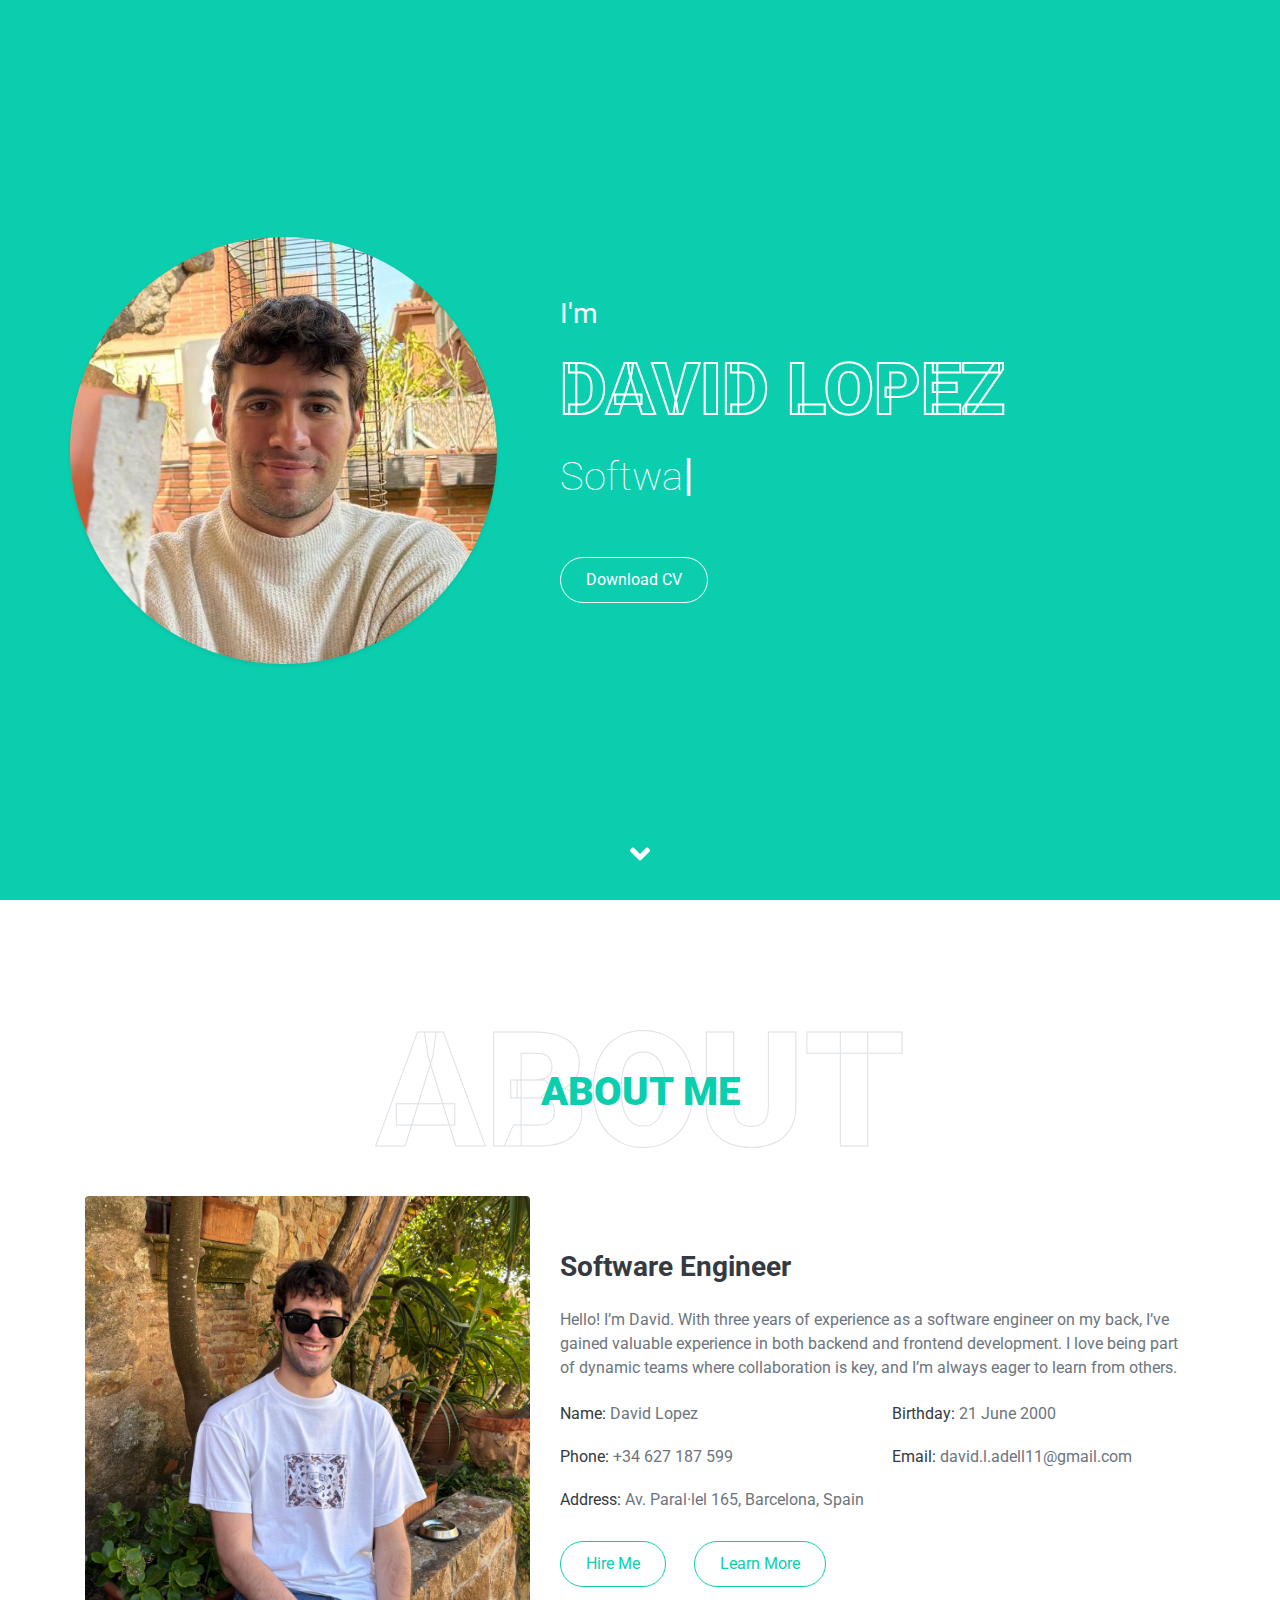
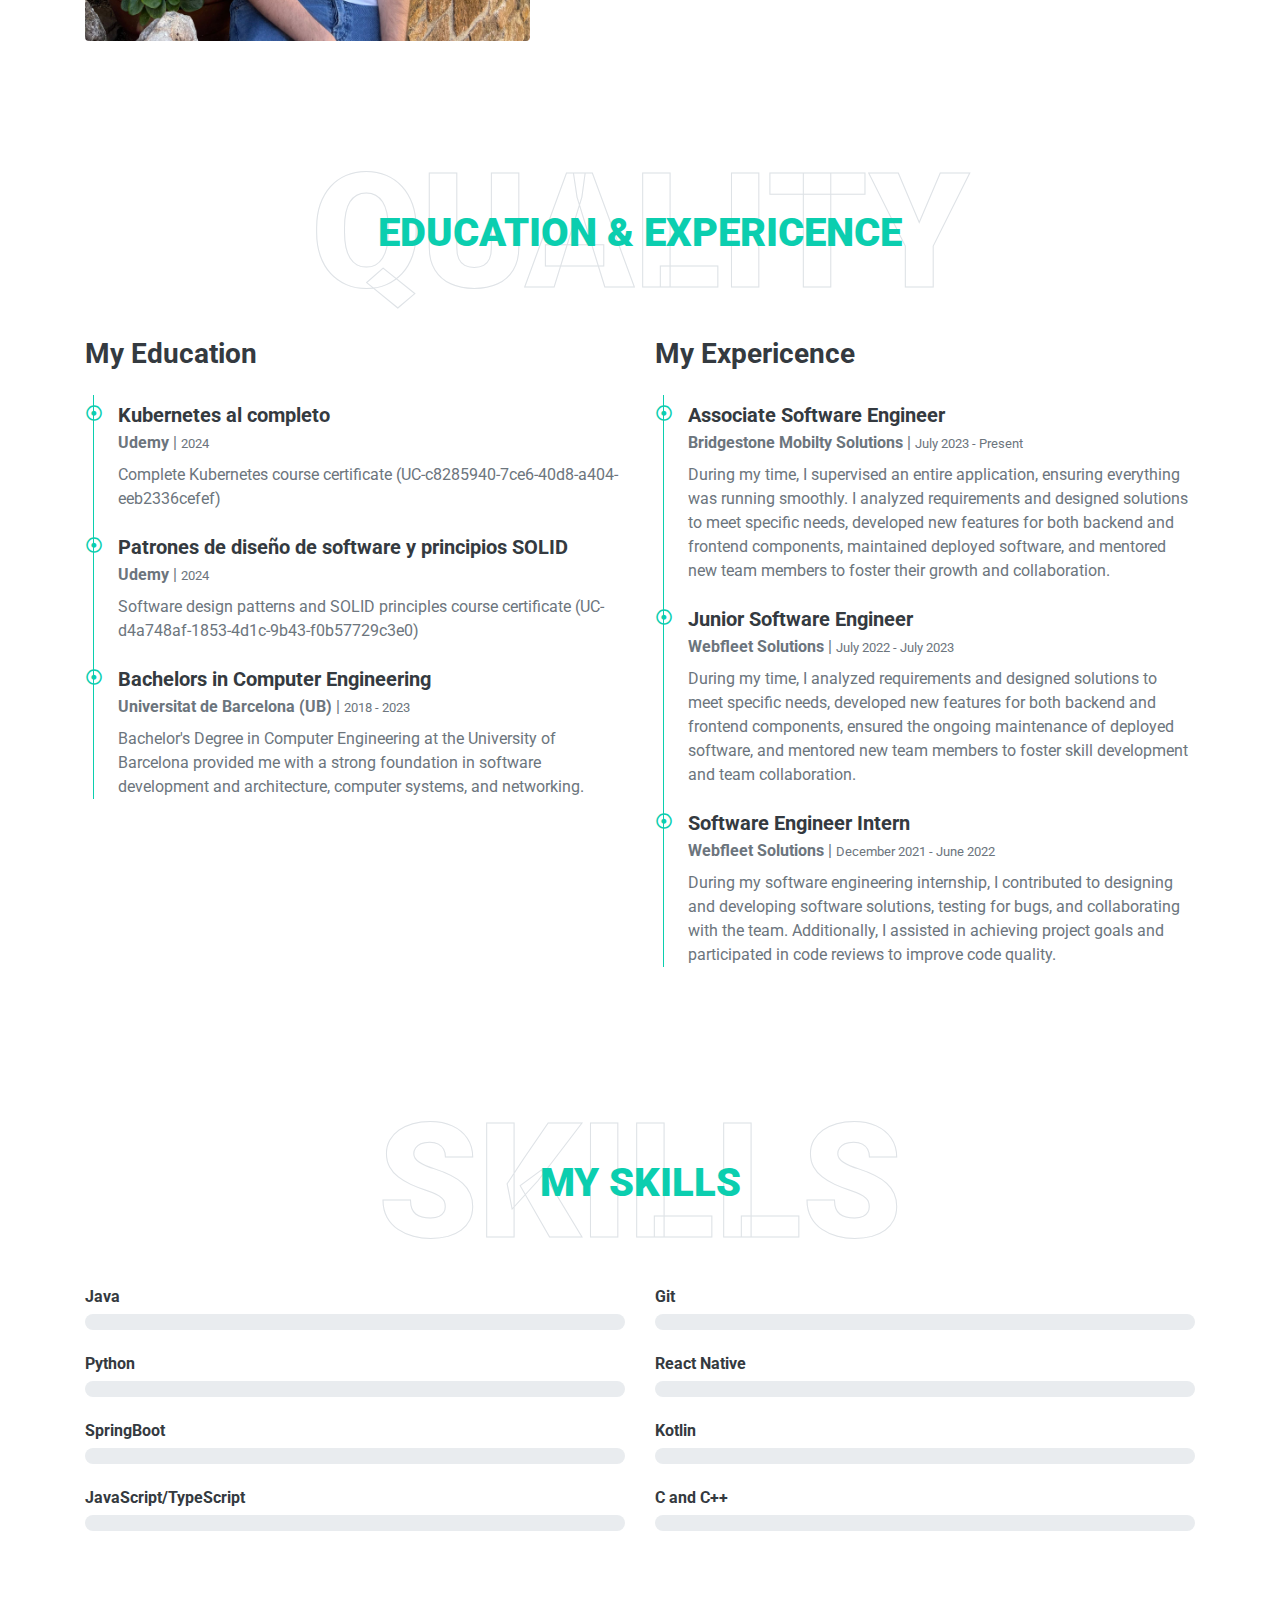
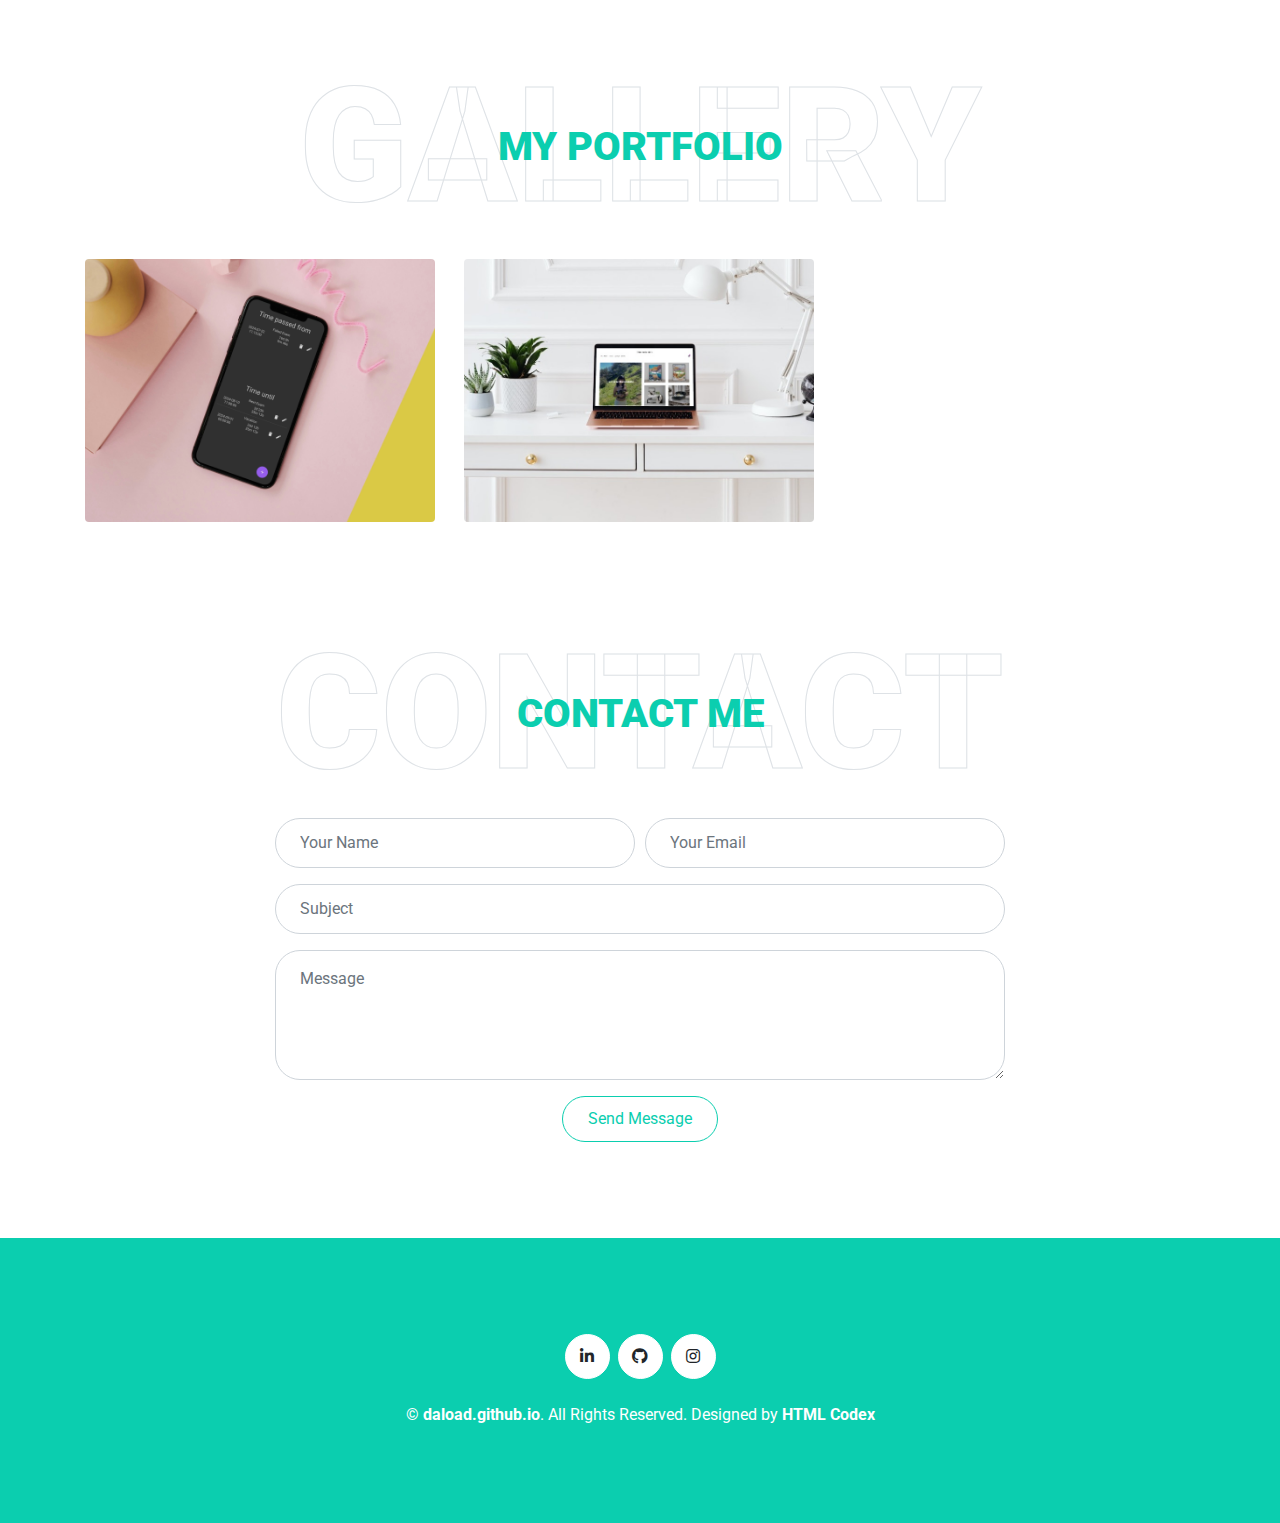
<file: index.html>
<!DOCTYPE html>
<html lang="en">

<head>
    <meta charset="utf-8">
    <title>David Lopez</title>
    <meta content="width=device-width, initial-scale=1.0" name="viewport">
    <meta content="David Lopez portfolio" name="keywords">
    <meta content="David Lopez portfolio" name="description">

    <!-- Favicon -->
    <link href="assets/ico/favicon.ico" rel="icon">

    <!-- Google Web Fonts -->
    <link rel="preconnect" href="https://fonts.gstatic.com">
    <link href="https://fonts.googleapis.com/css2?family=Roboto:wght@300;400;500;700;900&display=swap" rel="stylesheet"> 

    <!-- Font Awesome -->
    <link href="https://cdnjs.cloudflare.com/ajax/libs/font-awesome/5.10.0/css/all.min.css" rel="stylesheet">

    <!-- Libraries Stylesheet -->
    <link href="lib/owlcarousel/assets/owl.carousel.min.css" rel="stylesheet">
    <link href="lib/lightbox/css/lightbox.min.css" rel="stylesheet">

    <!-- Customized Bootstrap Stylesheet -->
    <link href="css/style.css" rel="stylesheet">
</head>

<body data-spy="scroll" data-target=".navbar" data-offset="51">
    <!-- Navbar Start -->
    <nav class="navbar fixed-top shadow-sm navbar-expand-lg bg-light navbar-light py-3 py-lg-0 px-lg-5">
        <a href="index.html" class="navbar-brand ml-lg-3">
            <h1 class="m-0 display-5"><span class="text-primary">David</span></h1>
        </a>
        <button type="button" class="navbar-toggler" data-toggle="collapse" data-target="#navbarCollapse">
            <span class="navbar-toggler-icon"></span>
        </button>
        <div class="collapse navbar-collapse px-lg-3" id="navbarCollapse">
            <div class="navbar-nav m-auto py-0">
                <a href="#home" class="nav-item nav-link active smooth-scroll">Home</a>
                <a href="#about" class="nav-item nav-link smooth-scroll">About</a>
                <a href="#qualification" class="nav-item nav-link smooth-scroll">Quality</a>
                <a href="#skill" class="nav-item nav-link smooth-scroll">Skill</a>
                <!-- <a href="#service" class="nav-item nav-link">Service</a> -->
                <a href="#portfolio" class="nav-item nav-link smooth-scroll">Portfolio</a>
                <!-- <a href="#testimonial" class="nav-item nav-link">Review</a> -->
                <!-- <a href="#blog" class="nav-item nav-link">Blog</a> -->
            </div>
            <a href="#contact" class="btn btn-outline-primary d-none d-lg-block smooth-scroll">Contact Me</a>
        </div>
    </nav>
    <!-- Navbar End -->

    <!-- Header Start -->
    <div class="container-fluid bg-primary d-flex align-items-center mb-5 py-5" id="home" style="min-height: 100vh;">
        <div class="container">
            <div class="row align-items-center">
                <div class="col-lg-5 px-5 pl-lg-0 pb-5 pb-lg-0">
                    <img class="img-fluid w-100 rounded-circle shadow-sm" src="assets/images/avatar.png" alt="">
                </div>
                <div class="col-lg-7 text-center text-lg-left">
                    <h3 class="text-white font-weight-normal mb-3">I'm</h3>
                    <h1 class="display-3 text-uppercase text-primary mb-2" style="-webkit-text-stroke: 2px #ffffff;">David Lopez</h1>
                    <h1 class="typed-text-output d-inline font-weight-lighter text-white"></h1>
                    <div class="typed-text d-none">Software Engineer, Mobile Developer</div>
                    <div class="d-flex align-items-center justify-content-center justify-content-lg-start pt-5">
                        <a href="assets/CV_David.pdf" download class="btn btn-outline-light mr-5">Download CV</a>
                    </div>
                </div>
            </div>
        </div>
    </div>
    <!-- Header End -->

    <!-- About Start -->
    <div class="container-fluid py-5" id="about">
        <div class="container">
            <div class="position-relative d-flex align-items-center justify-content-center">
                <h1 class="display-1 text-uppercase text-white" style="-webkit-text-stroke: 1px #dee2e6;">About</h1>
                <h1 class="position-absolute text-uppercase text-primary">About Me</h1>
            </div>
            <div class="row align-items-center">
                <div class="col-lg-5 pb-4 pb-lg-0">
                    <img class="img-fluid rounded w-100" src="assets/images/avatar2.jpeg" alt="">
                </div>
                <div class="col-lg-7">
                    <h3 class="mb-4">Software Engineer</h3>
                    <p>Hello! I’m David. With three years of experience as a software engineer on my back, I’ve gained valuable experience in both backend and frontend development. I love being part of dynamic teams where collaboration is key, and I’m always eager to learn from others.</p>
                    <div class="row mb-3">
                        <div class="col-sm-6 py-2"><h6>Name: <span class="text-secondary">David Lopez</span></h6></div>
                        <div class="col-sm-6 py-2"><h6>Birthday: <span class="text-secondary">21 June 2000</span></h6></div>
                        <div class="col-sm-6 py-2"><h6>Phone: <span class="text-secondary">+34 627 187 599</span></h6></div>
                        <div class="col-sm-6 py-2"><h6>Email: <span class="text-secondary">david.l.adell11@gmail.com</span></h6></div>
                        <div class="col-sm py-2"><h6>Address: <span class="text-secondary">Av. Paral·lel 165, Barcelona, Spain</span></h6></div>
                    </div>
                    <a href="#contact" class="btn btn-outline-primary mr-4 smooth-scroll">Hire Me</a>
                    <a href="#qualification" class="btn btn-outline-primary smooth-scroll">Learn More</a>
                </div>
            </div>
        </div>
    </div>
    <!-- About End -->

    <!-- Qualification Start -->
    <div class="container-fluid py-5" id="qualification">
        <div class="container">
            <div class="position-relative d-flex align-items-center justify-content-center">
                <h1 class="display-1 text-uppercase text-white" style="-webkit-text-stroke: 1px #dee2e6;">Quality</h1>
                <h1 class="position-absolute text-uppercase text-primary">Education & Expericence</h1>
            </div>
            <div class="row">
                <div class="col-lg-6">
                    <h3 class="mb-4">My Education</h3>
                    <div class="border-left border-primary pt-2 pl-4 ml-2">
                        <div class="position-relative mb-4">
                            <i class="far fa-dot-circle text-primary position-absolute" style="top: 2px; left: -32px;"></i>
                            <h5 class="font-weight-bold mb-1"><a style="text-decoration:none;color: inherit" href="https://www.udemy.com/certificate/UC-c8285940-7ce6-40d8-a404-eeb2336cefef/">Kubernetes al completo</a></h5>
                            <p class="mb-2"><strong>Udemy</strong> | <small>2024</small></p>
                            <p>Complete Kubernetes course certificate (UC-c8285940-7ce6-40d8-a404-eeb2336cefef)</p>
                        </div>
                        <div class="position-relative mb-4">
                            <i class="far fa-dot-circle text-primary position-absolute" style="top: 2px; left: -32px;"></i>
                            <h5 class="font-weight-bold mb-1"><a style="text-decoration:none;color: inherit" href="https://www.udemy.com/certificate/UC-d4a748af-1853-4d1c-9b43-f0b57729c3e0/">Patrones de diseño de software y principios SOLID</a></h5>
                            <p class="mb-2"><strong>Udemy</strong> | <small>2024</small></p>
                            <p>Software design patterns and SOLID principles course certificate (UC-d4a748af-1853-4d1c-9b43-f0b57729c3e0)</p>
                        </div>
                        <div class="position-relative mb-4">
                            <i class="far fa-dot-circle text-primary position-absolute" style="top: 2px; left: -32px;"></i>
                            <h5 class="font-weight-bold mb-1">Bachelors in Computer Engineering</h5>
                            <p class="mb-2"><strong>Universitat de Barcelona (UB)</strong> | <small>2018 - 2023</small></p>
                            <p>Bachelor's Degree in Computer Engineering at the University of Barcelona provided me with a strong foundation in software development and architecture, computer systems, and networking.</p>
                        </div>
                    </div>
                </div>
                <div class="col-lg-6">
                    <h3 class="mb-4">My Expericence</h3>
                    <div class="border-left border-primary pt-2 pl-4 ml-2">
                        <div class="position-relative mb-4">
                            <i class="far fa-dot-circle text-primary position-absolute" style="top: 2px; left: -32px;"></i>
                            <h5 class="font-weight-bold mb-1">Associate Software Engineer</h5>
                            <p class="mb-2"><strong>Bridgestone Mobilty Solutions</strong> | <small>July 2023 - Present</small></p>
                            <p>During my time, I supervised an entire application, ensuring everything was running smoothly. I analyzed requirements and designed solutions to meet specific needs, developed new features for both backend and frontend components, maintained deployed software, and mentored new team members to foster their growth and collaboration.</p>
                        </div>
                        <div class="position-relative mb-4">
                            <i class="far fa-dot-circle text-primary position-absolute" style="top: 2px; left: -32px;"></i>
                            <h5 class="font-weight-bold mb-1">Junior Software Engineer</h5>
                            <p class="mb-2"><strong>Webfleet Solutions</strong> | <small>July 2022 - July 2023</small></p>
                            <p>During my time, I analyzed requirements and designed solutions to meet specific needs, developed new features for both backend and frontend components, ensured the ongoing maintenance of deployed software, and mentored new team members to foster skill development and team collaboration.</p>
                        </div>
                        <div class="position-relative mb-4">
                            <i class="far fa-dot-circle text-primary position-absolute" style="top: 2px; left: -32px;"></i>
                            <h5 class="font-weight-bold mb-1">Software Engineer Intern</h5>
                            <p class="mb-2"><strong>Webfleet Solutions</strong> | <small>December 2021 - June 2022</small></p>
                            <p>During my software engineering internship, I contributed to designing and developing software solutions, testing for bugs, and collaborating with the team. Additionally, I assisted in achieving project goals and participated in code reviews to improve code quality.</p>
                        </div>
                    </div>
                </div>
            </div>
        </div>
    </div>
    <!-- Qualification End -->

    <!-- Skill Start -->
    <div class="container-fluid py-5" id="skill">
        <div class="container">
            <div class="position-relative d-flex align-items-center justify-content-center">
                <h1 class="display-1 text-uppercase text-white" style="-webkit-text-stroke: 1px #dee2e6;">Skills</h1>
                <h1 class="position-absolute text-uppercase text-primary">My Skills</h1>
            </div>
            <div class="row align-items-center">
                <div class="col-md-6">
                    <div class="skill mb-4">
                        <div class="d-flex justify-content-between">
                            <h6 class="font-weight-bold">Java</h6>
                        </div>
                        <div class="progress">
                            <div class="progress-bar bg-primary" role="progressbar" aria-valuenow="90" aria-valuemin="0" aria-valuemax="100"></div>
                        </div>
                    </div>
                    <div class="skill mb-4">
                        <div class="d-flex justify-content-between">
                            <h6 class="font-weight-bold">Python</h6>
                        </div>
                        <div class="progress">
                            <div class="progress-bar bg-warning" role="progressbar" aria-valuenow="80" aria-valuemin="0" aria-valuemax="100"></div>
                        </div>
                    </div>
                    <div class="skill mb-4">
                        <div class="d-flex justify-content-between">
                            <h6 class="font-weight-bold">SpringBoot</h6>
                        </div>
                        <div class="progress">
                            <div class="progress-bar bg-danger" role="progressbar" aria-valuenow="70" aria-valuemin="0" aria-valuemax="100"></div>
                        </div>
                    </div>
                    <div class="skill mb-4">
                        <div class="d-flex justify-content-between">
                            <h6 class="font-weight-bold">JavaScript/TypeScript</h6>
                        </div>
                        <div class="progress">
                            <div class="progress-bar bg-info" role="progressbar" aria-valuenow="90" aria-valuemin="0" aria-valuemax="100"></div>
                        </div>
                    </div>
                </div>
                <div class="col-md-6">
                    <div class="skill mb-4">
                        <div class="d-flex justify-content-between">
                            <h6 class="font-weight-bold">Git</h6>
                        </div>
                        <div class="progress">
                            <div class="progress-bar bg-danger" role="progressbar" aria-valuenow="75" aria-valuemin="0" aria-valuemax="100"></div>
                        </div>
                    </div>
                    <div class="skill mb-4">
                        <div class="d-flex justify-content-between">
                            <h6 class="font-weight-bold">React Native</h6>
                        </div>
                        <div class="progress">
                            <div class="progress-bar bg-dark" role="progressbar" aria-valuenow="85" aria-valuemin="0" aria-valuemax="100"></div>
                        </div>
                    </div>
                    <div class="skill mb-4">
                        <div class="d-flex justify-content-between">
                            <h6 class="font-weight-bold">Kotlin</h6>
                        </div>
                        <div class="progress">
                            <div class="progress-bar bg-info" role="progressbar" aria-valuenow="60" aria-valuemin="0" aria-valuemax="100"></div>
                        </div>
                    </div>
                    <div class="skill mb-4">
                        <div class="d-flex justify-content-between">
                            <h6 class="font-weight-bold">C and C++</h6>
                        </div>
                        <div class="progress">
                            <div class="progress-bar bg-primary" role="progressbar" aria-valuenow="50" aria-valuemin="0" aria-valuemax="100"></div>
                        </div>
                    </div>
                </div>
            </div>
        </div>
    </div>
    <!-- Skill End -->

    <!-- Services Start -->
    <!--
    <div class="container-fluid pt-5" id="service">
        <div class="container">
            <div class="position-relative d-flex align-items-center justify-content-center">
                <h1 class="display-1 text-uppercase text-white" style="-webkit-text-stroke: 1px #dee2e6;">Service</h1>
                <h1 class="position-absolute text-uppercase text-primary">My Services</h1>
            </div>
            <div class="row pb-3">
                <div class="col-lg-4 col-md-6 text-center mb-5">
                    <div class="d-flex align-items-center justify-content-center mb-4">
                        <i class="fa fa-2x fa-laptop service-icon bg-primary text-white mr-3"></i>
                        <h4 class="font-weight-bold m-0">Web Design</h4>
                    </div>
                    <p>Justo sit justo eos amet tempor amet clita amet ipsum eos elitr. Amet lorem lorem lorem est amet labore eirmod erat clita</p>
                    <a class="border-bottom border-primary text-decoration-none" href="">Read More</a>
                </div>
                <div class="col-lg-4 col-md-6 text-center mb-5">
                    <div class="d-flex align-items-center justify-content-center mb-4">
                        <i class="fa fa-2x fa-laptop-code service-icon bg-primary text-white mr-3"></i>
                        <h4 class="font-weight-bold m-0">Web Development</h4>
                    </div>
                    <p>Justo sit justo eos amet tempor amet clita amet ipsum eos elitr. Amet lorem lorem lorem est amet labore eirmod erat clita</p>
                    <a class="border-bottom border-primary text-decoration-none" href="">Read More</a>
                </div>
                <div class="col-lg-4 col-md-6 text-center mb-5">
                    <div class="d-flex align-items-center justify-content-center mb-4">
                        <i class="fab fa-2x fa-android service-icon bg-primary text-white mr-3"></i>
                        <h4 class="font-weight-bold m-0">Apps Design</h4>
                    </div>
                    <p>Justo sit justo eos amet tempor amet clita amet ipsum eos elitr. Amet lorem lorem lorem est amet labore eirmod erat clita</p>
                    <a class="border-bottom border-primary text-decoration-none" href="">Read More</a>
                </div>
                <div class="col-lg-4 col-md-6 text-center mb-5">
                    <div class="d-flex align-items-center justify-content-center mb-4">
                        <i class="fab fa-2x fa-apple service-icon bg-primary text-white mr-3"></i>
                        <h4 class="font-weight-bold m-0">Apps Development</h4>
                    </div>
                    <p>Justo sit justo eos amet tempor amet clita amet ipsum eos elitr. Amet lorem lorem lorem est amet labore eirmod erat clita</p>
                    <a class="border-bottom border-primary text-decoration-none" href="">Read More</a>
                </div>
                <div class="col-lg-4 col-md-6 text-center mb-5">
                    <div class="d-flex align-items-center justify-content-center mb-4">
                        <i class="fa fa-2x fa-search service-icon bg-primary text-white mr-3"></i>
                        <h4 class="font-weight-bold m-0">SEO</h4>
                    </div>
                    <p>Justo sit justo eos amet tempor amet clita amet ipsum eos elitr. Amet lorem lorem lorem est amet labore eirmod erat clita</p>
                    <a class="border-bottom border-primary text-decoration-none" href="">Read More</a>
                </div>
                <div class="col-lg-4 col-md-6 text-center mb-5">
                    <div class="d-flex align-items-center justify-content-center mb-4">
                        <i class="fa fa-2x fa-edit service-icon bg-primary text-white mr-3"></i>
                        <h4 class="font-weight-bold m-0">Content Creating</h4>
                    </div>
                    <p>Justo sit justo eos amet tempor amet clita amet ipsum eos elitr. Amet lorem lorem lorem est amet labore eirmod erat clita</p>
                    <a class="border-bottom border-primary text-decoration-none" href="">Read More</a>
                </div>
            </div>
        </div>
    </div>
    -->
    <!-- Services End -->


    <!-- Portfolio Start -->
    <div class="container-fluid pt-5 pb-3" id="portfolio">
        <div class="container">
            <div class="position-relative d-flex align-items-center justify-content-center">
                <h1 class="display-1 text-uppercase text-white" style="-webkit-text-stroke: 1px #dee2e6;">Gallery</h1>
                <h1 class="position-absolute text-uppercase text-primary">My Portfolio</h1>
            </div>
            <div class="row">
                <div class="col-12 text-center mb-2">
                    <!-- <ul class="list-inline mb-4" id="portfolio-flters">
                        <li class="btn btn-sm btn-outline-primary m-1 active"  data-filter="*">All</li>
                        <li class="btn btn-sm btn-outline-primary m-1" data-filter=".first">Design</li>
                        <li class="btn btn-sm btn-outline-primary m-1" data-filter=".second">Development</li>
                        <li class="btn btn-sm btn-outline-primary m-1" data-filter=".third">Marketing</li>
                    </ul>
                    -->
                </div>
            </div>
            <div class="row portfolio-container">
                <div class="col-lg-4 col-md-6 mb-4 portfolio-item first">
                    <div class="position-relative overflow-hidden mb-2">
                        <img class="img-fluid rounded w-100" src="assets/images/timeCounter.jpeg" alt="">
                        <div class="portfolio-btn bg-primary d-flex align-items-center justify-content-center">
                            <a href="https://play.google.com/store/apps/details?id=com.daload.timecounter&hl=en">
                                <i class="fa fa-plus text-white" style="    font-size: 60px;"></i>
                            </a>
                        </div>
                    </div>
                </div>

                <div class="col-lg-4 col-md-6 mb-4 portfolio-item second">
                    <div class="position-relative overflow-hidden mb-2">
                        <img class="img-fluid rounded w-100" src="assets/images/valentinaWeb.jpg" alt="">
                        <div class="portfolio-btn bg-primary d-flex align-items-center justify-content-center">
                            <a>
                                <span class="fa text-white" style="font-size: 60px;">WIP</span>
                            </a>
                        </div>
                    </div>
                </div>
                <!--
                <div class="col-lg-4 col-md-6 mb-4 portfolio-item third">
                    <div class="position-relative overflow-hidden mb-2">
                        <img class="img-fluid rounded w-100" src="img/portfolio-3.jpg" alt="">
                        <div class="portfolio-btn bg-primary d-flex align-items-center justify-content-center">
                            <a href="img/portfolio-3.jpg" data-lightbox="portfolio">
                                <i class="fa fa-plus text-white" style="font-size: 60px;"></i>
                            </a>
                        </div>
                    </div>
                </div>
                <div class="col-lg-4 col-md-6 mb-4 portfolio-item first">
                    <div class="position-relative overflow-hidden mb-2">
                        <img class="img-fluid rounded w-100" src="img/portfolio-4.jpg" alt="">
                        <div class="portfolio-btn bg-primary d-flex align-items-center justify-content-center">
                            <a href="img/portfolio-4.jpg" data-lightbox="portfolio">
                                <i class="fa fa-plus text-white" style="font-size: 60px;"></i>
                            </a>
                        </div>
                    </div>
                </div>
                <div class="col-lg-4 col-md-6 mb-4 portfolio-item second">
                    <div class="position-relative overflow-hidden mb-2">
                        <img class="img-fluid rounded w-100" src="img/portfolio-5.jpg" alt="">
                        <div class="portfolio-btn bg-primary d-flex align-items-center justify-content-center">
                            <a href="img/portfolio-5.jpg" data-lightbox="portfolio">
                                <i class="fa fa-plus text-white" style="font-size: 60px;"></i>
                            </a>
                        </div>
                    </div>
                </div>
                <div class="col-lg-4 col-md-6 mb-4 portfolio-item third">
                    <div class="position-relative overflow-hidden mb-2">
                        <img class="img-fluid rounded w-100" src="img/portfolio-6.jpg" alt="">
                        <div class="portfolio-btn bg-primary d-flex align-items-center justify-content-center">
                            <a href="img/portfolio-6.jpg" data-lightbox="portfolio">
                                <i class="fa fa-plus text-white" style="font-size: 60px;"></i>
                            </a>
                        </div>
                    </div>
                </div>
                -->
            </div>
        </div>
    </div>
    <!-- Portfolio End -->


    <!-- Testimonial Start -->
    <!--
    <div class="container-fluid py-5" id="testimonial">
        <div class="container">
            <div class="position-relative d-flex align-items-center justify-content-center">
                <h1 class="display-1 text-uppercase text-white" style="-webkit-text-stroke: 1px #dee2e6;">Review</h1>
                <h1 class="position-absolute text-uppercase text-primary">Clients Say</h1>
            </div>
            <div class="row justify-content-center">
                <div class="col-lg-8">
                    <div class="owl-carousel testimonial-carousel">
                        <div class="text-center">
                            <i class="fa fa-3x fa-quote-left text-primary mb-4"></i>
                            <h4 class="font-weight-light mb-4">Dolor eirmod diam stet kasd sed. Aliqu rebum est eos. Rebum elitr dolore et eos labore, stet justo sed est sed. Diam sed sed dolor stet accusam amet eirmod eos, labore diam clita</h4>
                            <img class="img-fluid rounded-circle mx-auto mb-3" src="img/testimonial-1.jpg" style="width: 80px; height: 80px;">
                            <h5 class="font-weight-bold m-0">Client Name</h5>
                            <span>Profession</span>
                        </div>
                        <div class="text-center">
                            <i class="fa fa-3x fa-quote-left text-primary mb-4"></i>
                            <h4 class="font-weight-light mb-4">Dolor eirmod diam stet kasd sed. Aliqu rebum est eos. Rebum elitr dolore et eos labore, stet justo sed est sed. Diam sed sed dolor stet accusam amet eirmod eos, labore diam clita</h4>
                            <img class="img-fluid rounded-circle mx-auto mb-3" src="img/testimonial-2.jpg" style="width: 80px; height: 80px;">
                            <h5 class="font-weight-bold m-0">Client Name</h5>
                            <span>Profession</span>
                        </div>
                        <div class="text-center">
                            <i class="fa fa-3x fa-quote-left text-primary mb-4"></i>
                            <h4 class="font-weight-light mb-4">Dolor eirmod diam stet kasd sed. Aliqu rebum est eos. Rebum elitr dolore et eos labore, stet justo sed est sed. Diam sed sed dolor stet accusam amet eirmod eos, labore diam clita</h4>
                            <img class="img-fluid rounded-circle mx-auto mb-3" src="img/testimonial-3.jpg" style="width: 80px; height: 80px;">
                            <h5 class="font-weight-bold m-0">Client Name</h5>
                            <span>Profession</span>
                        </div>
                    </div>
                </div>
            </div>
        </div>
    </div>
    -->
    <!-- Testimonial End -->


    <!-- Blog Start -->
    <!--
    <div class="container-fluid pt-5" id="blog">
        <div class="container">
            <div class="position-relative d-flex align-items-center justify-content-center">
                <h1 class="display-1 text-uppercase text-white" style="-webkit-text-stroke: 1px #dee2e6;">Blog</h1>
                <h1 class="position-absolute text-uppercase text-primary">Latest Blog</h1>
            </div>
            <div class="row">
                <div class="col-lg-4 mb-5">
                    <div class="position-relative mb-4">
                        <img class="img-fluid rounded w-100" src="img/blog-1.jpg" alt="">
                        <div class="blog-date">
                            <h4 class="font-weight-bold mb-n1">01</h4>
                            <small class="text-white text-uppercase">Jan</small>
                        </div>
                    </div>
                    <h5 class="font-weight-medium mb-4">Rebum lorem no eos ut ipsum diam tempor sed rebum elitr ipsum</h5>
                    <a class="btn btn-sm btn-outline-primary py-2" href="">Read More</a>
                </div>
                <div class="col-lg-4 mb-5">
                    <div class="position-relative mb-4">
                        <img class="img-fluid rounded w-100" src="img/blog-2.jpg" alt="">
                        <div class="blog-date">
                            <h4 class="font-weight-bold mb-n1">01</h4>
                            <small class="text-white text-uppercase">Jan</small>
                        </div>
                    </div>
                    <h5 class="font-weight-medium mb-4">Rebum lorem no eos ut ipsum diam tempor sed rebum elitr ipsum</h5>
                    <a class="btn btn-sm btn-outline-primary py-2" href="">Read More</a>
                </div>
                <div class="col-lg-4 mb-5">
                    <div class="position-relative mb-4">
                        <img class="img-fluid rounded w-100" src="img/blog-3.jpg" alt="">
                        <div class="blog-date">
                            <h4 class="font-weight-bold mb-n1">01</h4>
                            <small class="text-white text-uppercase">Jan</small>
                        </div>
                    </div>
                    <h5 class="font-weight-medium mb-4">Rebum lorem no eos ut ipsum diam tempor sed rebum elitr ipsum</h5>
                    <a class="btn btn-sm btn-outline-primary py-2" href="">Read More</a>
                </div>
            </div>
        </div>
    </div>
    -->
    <!-- Blog End -->

    <!-- Contact Start -->
    <div class="container-fluid py-5" id="contact">
        <div class="container">
            <div class="position-relative d-flex align-items-center justify-content-center">
                <h1 class="display-1 text-uppercase text-white" style="-webkit-text-stroke: 1px #dee2e6;">Contact</h1>
                <h1 class="position-absolute text-uppercase text-primary">Contact Me</h1>
            </div>
            <div class="row justify-content-center">
                <div class="col-lg-8">
                    <div class="contact-form text-center">
                        <div id="success"></div>
                        <form name="sentMessage" id="contactForm" novalidate="novalidate" action="https://formspree.io/f/xwkzedre" method="POST">
                            <div class="form-row">
                                <div class="control-group col-sm-6">
                                    <input type="text" name="name" class="form-control p-4" id="name" placeholder="Your Name"
                                        required="required" data-validation-required-message="Please enter your name" />
                                    <p class="help-block text-danger"></p>
                                </div>
                                <div class="control-group col-sm-6">
                                    <input type="email" name="email" class="form-control p-4" id="email" placeholder="Your Email"
                                        required="required" data-validation-required-message="Please enter your email" />
                                    <p class="help-block text-danger"></p>
                                </div>
                            </div>
                            <div class="control-group">
                                <input type="text" name="subject" class="form-control p-4" id="subject" placeholder="Subject"
                                       required="required" data-validation-required-message="Please enter a subject" />
                                <p class="help-block text-danger"></p>
                            </div>
                            <div class="control-group">
                                <textarea class="form-control py-3 px-4" rows="4" id="message" name="message" placeholder="Message"
                                    required="required"
                                    data-validation-required-message="Please enter your message"></textarea>
                                <p class="help-block text-danger"></p>
                            </div>
                            <div>
                                <button class="btn btn-outline-primary" type="submit">Send
                                    Message</button>
                            </div>
                        </form>
                    </div>
                </div>
            </div>
        </div>
    </div>
    <!-- Contact End -->


    <!-- Footer Start -->
    <div class="container-fluid bg-primary text-white mt-5 py-5 px-sm-3 px-md-5">
        <div class="container text-center py-5">
            <div class="d-flex justify-content-center mb-4">
                <a class="btn btn-light btn-social mr-2" href="https://www.linkedin.com/in/david-l-adell/"><i class="fab fa-linkedin-in"></i></a>
                <a class="btn btn-light btn-social mr-2" href="https://github.com/daload"><i class="fab fa-github"></i></a>
                <a class="btn btn-light btn-social" href="https://www.instagram.com/dload_27/"><i class="fab fa-instagram"></i></a>
            </div>
            <!--
            <div class="d-flex justify-content-center mb-3">
                <a class="text-white" href="#">Privacy</a>
                <span class="px-3">|</span>
                <a class="text-white" href="#">Terms</a>
                <span class="px-3">|</span>
                <a class="text-white" href="#">FAQs</a>
                <span class="px-3">|</span>
                <a class="text-white" href="#">Help</a>
            </div>
            -->
            <p class="m-0">&copy; <a class="text-white font-weight-bold" href="#">daload.github.io</a>. All Rights Reserved. Designed by <a class="text-white font-weight-bold" href="https://htmlcodex.com">HTML Codex</a>
            </p>
        </div>
    </div>
    <!-- Footer End -->

    <!-- Scroll to Bottom -->
    <i class="fa fa-2x fa-angle-down text-white scroll-to-bottom"></i>

    <!-- Back to Top -->
    <a href="#" class="btn btn-outline-dark px-0 back-to-top"><i class="fa fa-angle-double-up"></i></a>


    <!-- JavaScript Libraries -->
    <script src="https://code.jquery.com/jquery-3.4.1.min.js"></script>
    <script src="https://stackpath.bootstrapcdn.com/bootstrap/4.4.1/js/bootstrap.bundle.min.js"></script>
    <script src="lib/typed/typed.min.js"></script>
    <script src="lib/easing/easing.min.js"></script>
    <script src="lib/waypoints/waypoints.min.js"></script>
    <script src="lib/owlcarousel/owl.carousel.min.js"></script>
    <script src="lib/isotope/isotope.pkgd.min.js"></script>
    <script src="lib/lightbox/js/lightbox.min.js"></script>

    <!-- Contact Javascript File -->
    <script src="mail/jqBootstrapValidation.min.js"></script>
    <script src="mail/contact.js"></script>

    <!-- Template Javascript -->
    <script src="js/main.js"></script>
</body>

</html>
</file>
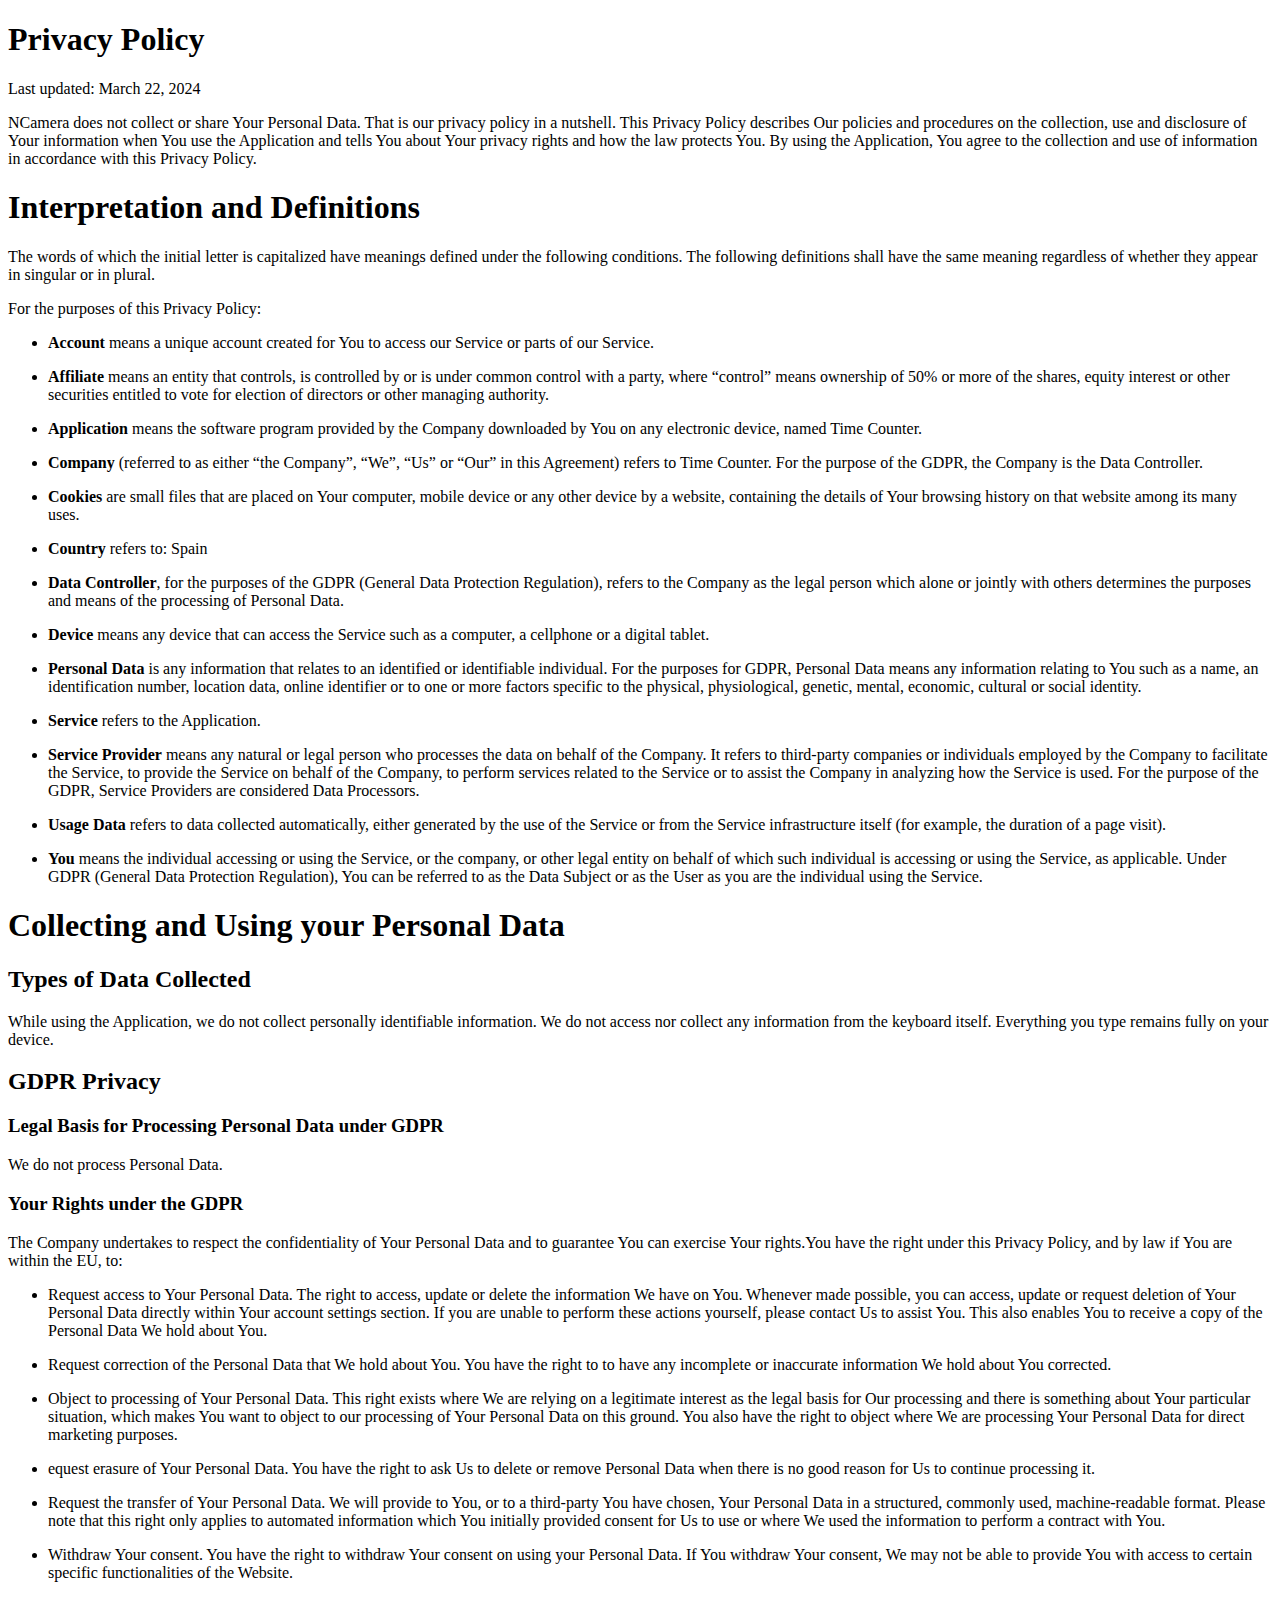
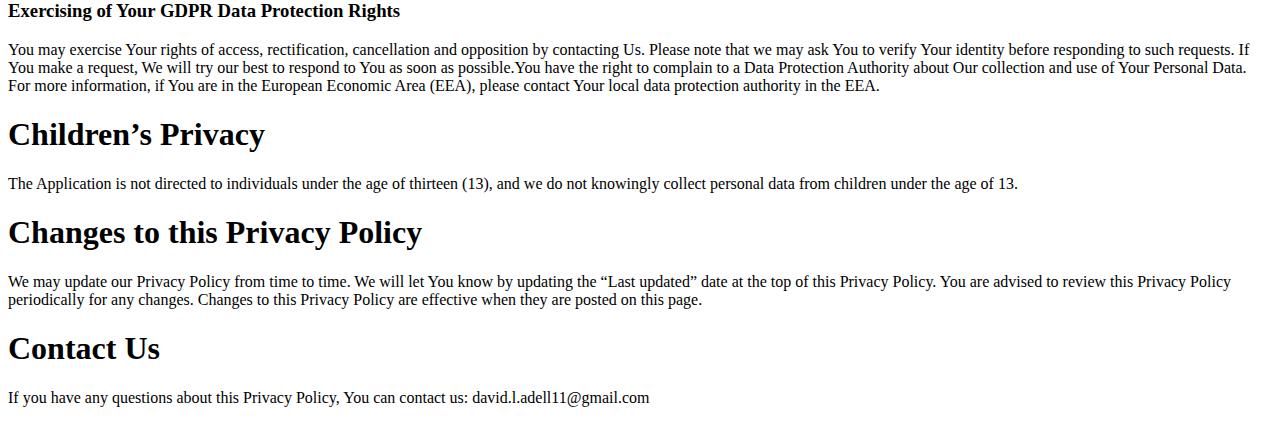
<file: nCamera.html>
<!DOCTYPE html>
<html lang="en">
<head>
    <meta charset="UTF-8">
    <title>NCamera Privacy Policy</title>
    <link rel="icon" href="assets/ico/ncLogo.ico">
</head>
<body>
<h1>Privacy Policy</h1>
<p>Last updated: March 22, 2024</p>
<p>NCamera does not collect or share Your Personal Data. That is our privacy policy in a nutshell. This Privacy Policy describes Our policies and procedures on the collection, use and disclosure of Your information when You use the Application and tells You about Your privacy rights and how the law protects You. By using the Application, You agree to the collection and use of information in accordance with this Privacy Policy.</p>

<h1>Interpretation and Definitions</h1>
<p>The words of which the initial letter is capitalized have meanings defined under the following conditions. The following definitions shall have the same meaning regardless of whether they appear in singular or in plural.</p>
<p>For the purposes of this Privacy Policy:</p>
<ul>
    <li>
        <p><strong>Account</strong> means a unique account created for You to access our Service or parts of our Service.</p>
    </li>
    <li>
        <p><strong>Affiliate</strong> means an entity that controls, is controlled by or is under common control with a party, where “control” means ownership of 50% or more of the shares, equity interest or other securities entitled to vote for election of directors or other managing authority.</p>
    </li>
    <li>
        <p><strong>Application</strong> means the software program provided by the Company downloaded by You on any electronic device, named Time Counter.</p>
    </li>
    <li>
        <p><strong>Company</strong> (referred to as either “the Company”, “We”, “Us” or “Our” in this Agreement) refers to Time Counter.
            For the purpose of the GDPR, the Company is the Data Controller.</p>
    </li>
    <li>
        <p><strong>Cookies</strong> are small files that are placed on Your computer, mobile device or any other device by a website, containing the details of Your browsing history on that website among its many uses.</p>
    </li>
    <li>
        <p><strong>Country</strong> refers to:  Spain</p>
    </li>
    <li>
        <p><strong>Data Controller</strong>, for the purposes of the GDPR (General Data Protection Regulation), refers to the Company as the legal person which alone or jointly with others determines the purposes and means of the processing of Personal Data.</p>
    </li>
    <li>
        <p><strong>Device</strong> means any device that can access the Service such as a computer, a cellphone or a digital tablet.</p>
    </li>
    <li>
        <p><strong>Personal Data</strong> is any information that relates to an identified or identifiable individual.
            For the purposes for GDPR, Personal Data means any information relating to You such as a name, an identification number, location data, online identifier or to one or more factors specific to the physical, physiological, genetic, mental, economic, cultural or social identity.</p>
    </li>
    <li>
        <p><strong>Service</strong> refers to the Application.</p>
    </li>
    <li>
        <p><strong>Service Provider</strong> means any natural or legal person who processes the data on behalf of the Company. It refers to third-party companies or individuals employed by the Company to facilitate the Service, to provide the Service on behalf of the Company, to perform services related to the Service or to assist the Company in analyzing how the Service is used. For the purpose of the GDPR, Service Providers are considered Data Processors.</p>
    </li>
    <li>
        <p><strong>Usage Data</strong> refers to data collected automatically, either generated by the use of the Service or from the Service infrastructure itself (for example, the duration of a page visit).</p>
    </li>
    <li>
        <p><strong>You</strong> means the individual accessing or using the Service, or the company, or other legal entity on behalf of which such individual is accessing or using the Service, as applicable.
            Under GDPR (General Data Protection Regulation), You can be referred to as the Data Subject or as the User as you are the individual using the Service.</p>
</ul>

<h1>Collecting and Using your Personal Data</h1>
<h2>Types of Data Collected</h2>
<p>While using the Application, we do not collect personally identifiable information. We do not access nor collect any information from the keyboard itself. Everything you type remains fully on your device.</p>

<h2>GDPR Privacy</h2>
<h3>Legal Basis for Processing Personal Data under GDPR</h3>
<p>We do not process Personal Data.</p>

<h3>Your Rights under the GDPR</h3>
<p>The Company undertakes to respect the confidentiality of Your Personal Data and to guarantee You can exercise Your rights.You have the right under this Privacy Policy, and by law if You are within the EU, to:</p>
<ul>
    <li>
        <p>Request access to Your Personal Data. The right to access, update or delete the information We have on You. Whenever made possible, you can access, update or request deletion of Your Personal Data directly within Your account settings section. If you are unable to perform these actions yourself, please contact Us to assist You. This also enables You to receive a copy of the Personal Data We hold about You.</p>
    </li>
    <li>
        <p>Request correction of the Personal Data that We hold about You. You have the right to to have any incomplete or inaccurate information We hold about You corrected.</p>
    </li>
    <li>
        <p>Object to processing of Your Personal Data. This right exists where We are relying on a legitimate interest as the legal basis for Our processing and there is something about Your particular situation, which makes You want to object to our processing of Your Personal Data on this ground. You also have the right to object where We are processing Your Personal Data for direct marketing purposes.</p>
    </li>
    <li>
        <p>equest erasure of Your Personal Data. You have the right to ask Us to delete or remove Personal Data when there is no good reason for Us to continue processing it.</p>
    </li>
    <li>
        <p>Request the transfer of Your Personal Data. We will provide to You, or to a third-party You have chosen, Your Personal Data in a structured, commonly used, machine-readable format. Please note that this right only applies to automated information which You initially provided consent for Us to use or where We used the information to perform a contract with You.</p>
    </li>
    <li>
        <p>Withdraw Your consent. You have the right to withdraw Your consent on using your Personal Data. If You withdraw Your consent, We may not be able to provide You with access to certain specific functionalities of the Website.</p>
    </li>
</ul>

<h3>Exercising of Your GDPR Data Protection Rights</h3>
<p>You may exercise Your rights of access, rectification, cancellation and opposition by contacting Us. Please note that we may ask You to verify Your identity before responding to such requests. If You make a request, We will try our best to respond to You as soon as possible.You have the right to complain to a Data Protection Authority about Our collection and use of Your Personal Data. For more information, if You are in the European Economic Area (EEA), please contact Your local data protection authority in the EEA.</p>

<h1>Children’s Privacy</h1>
<p>The Application is not directed to individuals under the age of thirteen (13), and we do not knowingly collect personal data from children under the age of 13.</p>

<h1>Changes to this Privacy Policy</h1>
<p>We may update our Privacy Policy from time to time. We will let You know by updating the “Last updated” date at the top of this Privacy Policy.
    You are advised to review this Privacy Policy periodically for any changes. Changes to this Privacy Policy are effective when they are posted on this page.</p>

<h1>Contact Us</h1>
<p>If you have any questions about this Privacy Policy, You can contact us: david.l.adell11@gmail.com</p>

</body>
</html>
</file>
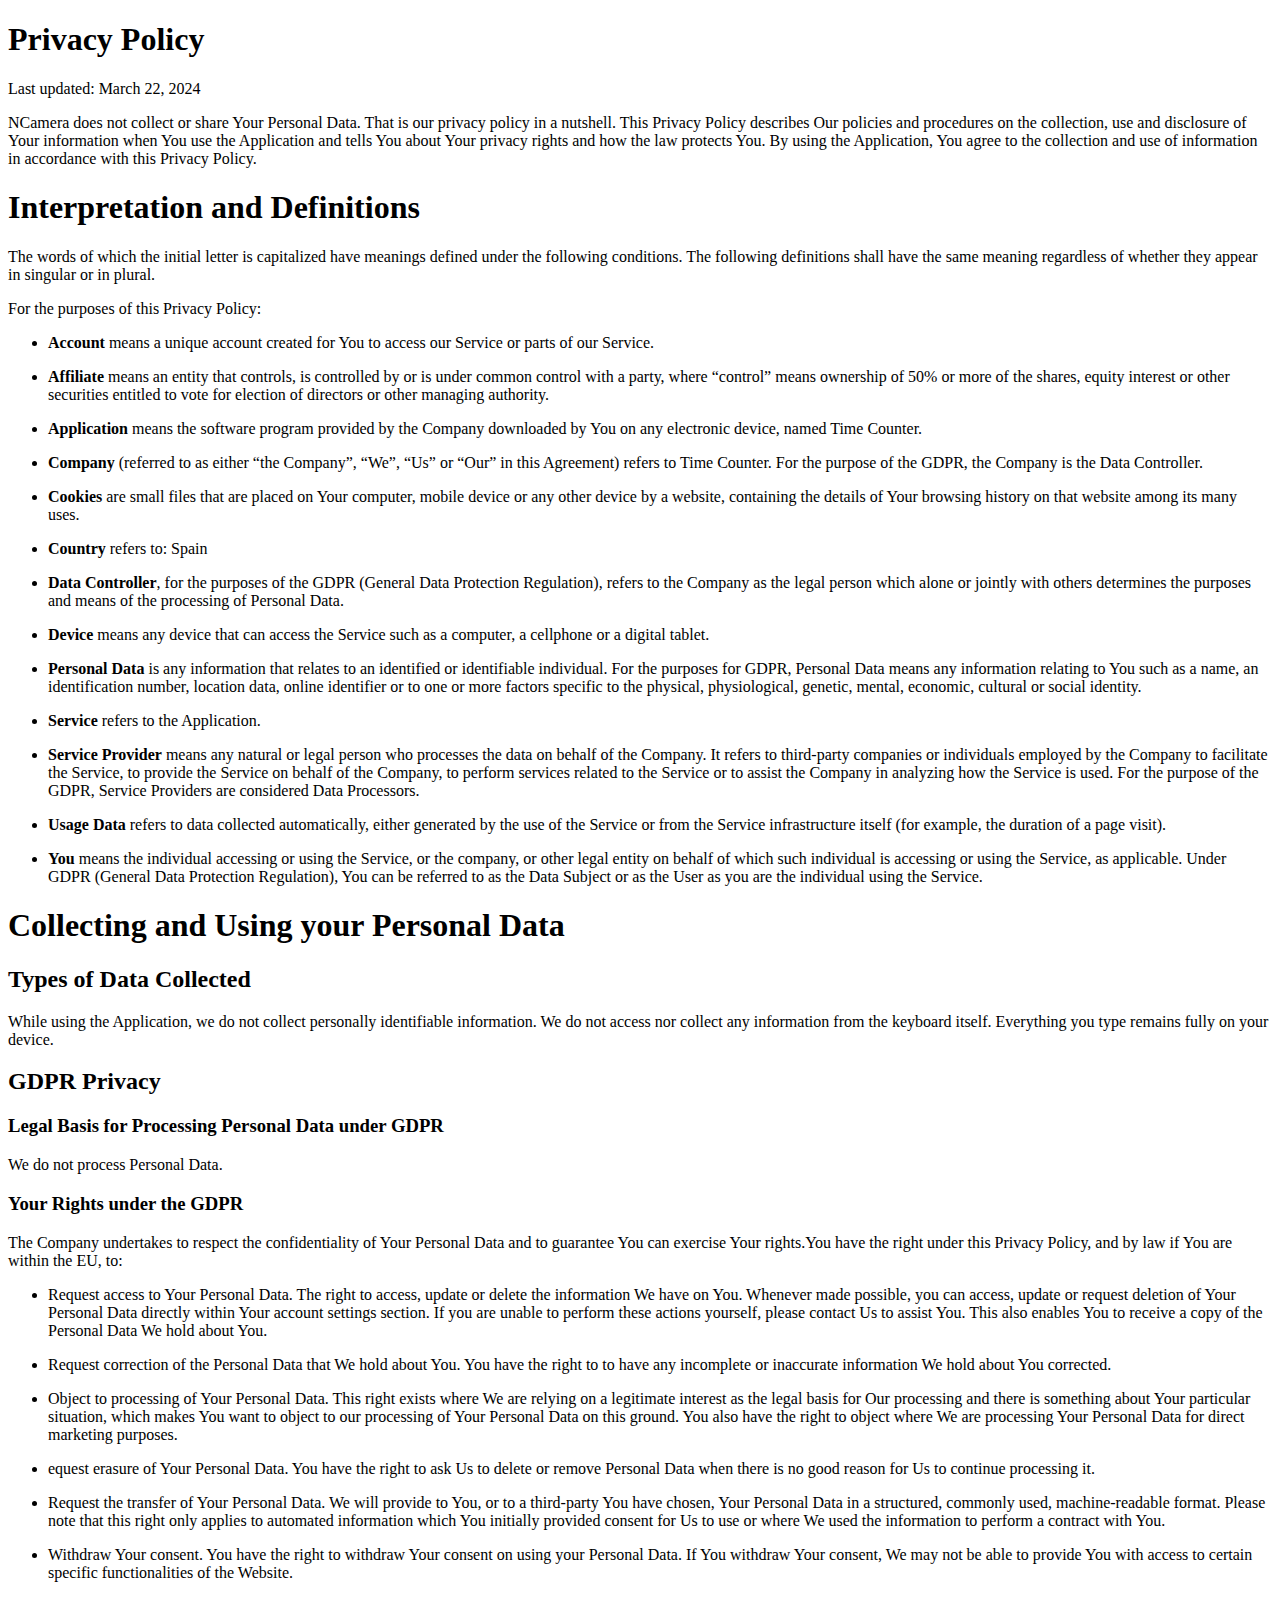
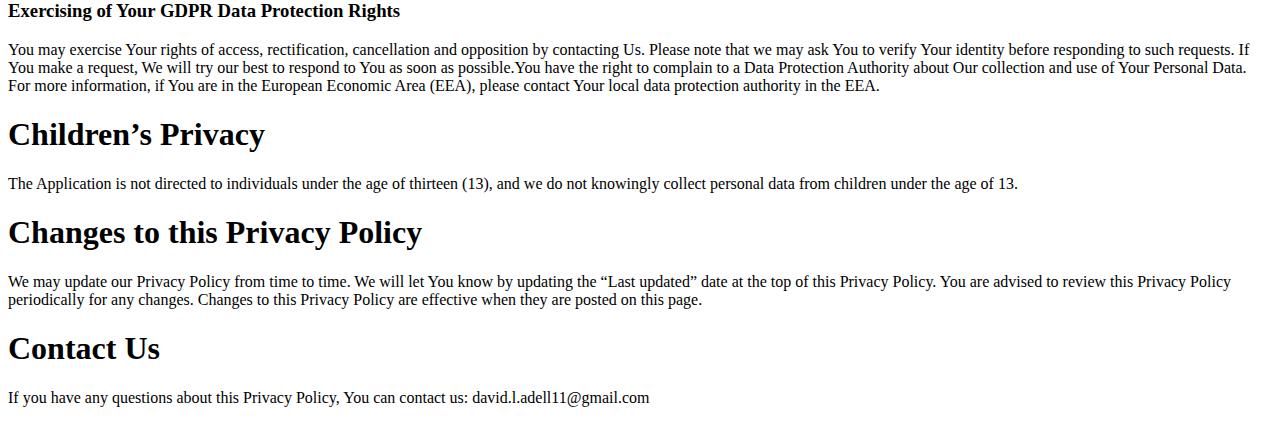
<file: thisAppDoesNothing.html>
<!DOCTYPE html>
<html lang="en">
<head>
    <meta charset="UTF-8">
    <title>NCamera Privacy Policy</title>
    <link rel="icon" href="./ico/tcLogo.ico">
</head>
<body>
<h1>Privacy Policy</h1>
<p>Last updated: March 22, 2024</p>
<p>NCamera does not collect or share Your Personal Data. That is our privacy policy in a nutshell. This Privacy Policy describes Our policies and procedures on the collection, use and disclosure of Your information when You use the Application and tells You about Your privacy rights and how the law protects You. By using the Application, You agree to the collection and use of information in accordance with this Privacy Policy.</p>

<h1>Interpretation and Definitions</h1>
<p>The words of which the initial letter is capitalized have meanings defined under the following conditions. The following definitions shall have the same meaning regardless of whether they appear in singular or in plural.</p>
<p>For the purposes of this Privacy Policy:</p>
<ul>
    <li>
        <p><strong>Account</strong> means a unique account created for You to access our Service or parts of our Service.</p>
    </li>
    <li>
        <p><strong>Affiliate</strong> means an entity that controls, is controlled by or is under common control with a party, where “control” means ownership of 50% or more of the shares, equity interest or other securities entitled to vote for election of directors or other managing authority.</p>
    </li>
    <li>
        <p><strong>Application</strong> means the software program provided by the Company downloaded by You on any electronic device, named Time Counter.</p>
    </li>
    <li>
        <p><strong>Company</strong> (referred to as either “the Company”, “We”, “Us” or “Our” in this Agreement) refers to Time Counter.
            For the purpose of the GDPR, the Company is the Data Controller.</p>
    </li>
    <li>
        <p><strong>Cookies</strong> are small files that are placed on Your computer, mobile device or any other device by a website, containing the details of Your browsing history on that website among its many uses.</p>
    </li>
    <li>
        <p><strong>Country</strong> refers to:  Spain</p>
    </li>
    <li>
        <p><strong>Data Controller</strong>, for the purposes of the GDPR (General Data Protection Regulation), refers to the Company as the legal person which alone or jointly with others determines the purposes and means of the processing of Personal Data.</p>
    </li>
    <li>
        <p><strong>Device</strong> means any device that can access the Service such as a computer, a cellphone or a digital tablet.</p>
    </li>
    <li>
        <p><strong>Personal Data</strong> is any information that relates to an identified or identifiable individual.
            For the purposes for GDPR, Personal Data means any information relating to You such as a name, an identification number, location data, online identifier or to one or more factors specific to the physical, physiological, genetic, mental, economic, cultural or social identity.</p>
    </li>
    <li>
        <p><strong>Service</strong> refers to the Application.</p>
    </li>
    <li>
        <p><strong>Service Provider</strong> means any natural or legal person who processes the data on behalf of the Company. It refers to third-party companies or individuals employed by the Company to facilitate the Service, to provide the Service on behalf of the Company, to perform services related to the Service or to assist the Company in analyzing how the Service is used. For the purpose of the GDPR, Service Providers are considered Data Processors.</p>
    </li>
    <li>
        <p><strong>Usage Data</strong> refers to data collected automatically, either generated by the use of the Service or from the Service infrastructure itself (for example, the duration of a page visit).</p>
    </li>
    <li>
        <p><strong>You</strong> means the individual accessing or using the Service, or the company, or other legal entity on behalf of which such individual is accessing or using the Service, as applicable.
            Under GDPR (General Data Protection Regulation), You can be referred to as the Data Subject or as the User as you are the individual using the Service.</p>
</ul>

<h1>Collecting and Using your Personal Data</h1>
<h2>Types of Data Collected</h2>
<p>While using the Application, we do not collect personally identifiable information. We do not access nor collect any information from the keyboard itself. Everything you type remains fully on your device.</p>

<h2>GDPR Privacy</h2>
<h3>Legal Basis for Processing Personal Data under GDPR</h3>
<p>We do not process Personal Data.</p>

<h3>Your Rights under the GDPR</h3>
<p>The Company undertakes to respect the confidentiality of Your Personal Data and to guarantee You can exercise Your rights.You have the right under this Privacy Policy, and by law if You are within the EU, to:</p>
<ul>
    <li>
        <p>Request access to Your Personal Data. The right to access, update or delete the information We have on You. Whenever made possible, you can access, update or request deletion of Your Personal Data directly within Your account settings section. If you are unable to perform these actions yourself, please contact Us to assist You. This also enables You to receive a copy of the Personal Data We hold about You.</p>
    </li>
    <li>
        <p>Request correction of the Personal Data that We hold about You. You have the right to to have any incomplete or inaccurate information We hold about You corrected.</p>
    </li>
    <li>
        <p>Object to processing of Your Personal Data. This right exists where We are relying on a legitimate interest as the legal basis for Our processing and there is something about Your particular situation, which makes You want to object to our processing of Your Personal Data on this ground. You also have the right to object where We are processing Your Personal Data for direct marketing purposes.</p>
    </li>
    <li>
        <p>equest erasure of Your Personal Data. You have the right to ask Us to delete or remove Personal Data when there is no good reason for Us to continue processing it.</p>
    </li>
    <li>
        <p>Request the transfer of Your Personal Data. We will provide to You, or to a third-party You have chosen, Your Personal Data in a structured, commonly used, machine-readable format. Please note that this right only applies to automated information which You initially provided consent for Us to use or where We used the information to perform a contract with You.</p>
    </li>
    <li>
        <p>Withdraw Your consent. You have the right to withdraw Your consent on using your Personal Data. If You withdraw Your consent, We may not be able to provide You with access to certain specific functionalities of the Website.</p>
    </li>
</ul>

<h3>Exercising of Your GDPR Data Protection Rights</h3>
<p>You may exercise Your rights of access, rectification, cancellation and opposition by contacting Us. Please note that we may ask You to verify Your identity before responding to such requests. If You make a request, We will try our best to respond to You as soon as possible.You have the right to complain to a Data Protection Authority about Our collection and use of Your Personal Data. For more information, if You are in the European Economic Area (EEA), please contact Your local data protection authority in the EEA.</p>

<h1>Children’s Privacy</h1>
<p>The Application is not directed to individuals under the age of thirteen (13), and we do not knowingly collect personal data from children under the age of 13.</p>

<h1>Changes to this Privacy Policy</h1>
<p>We may update our Privacy Policy from time to time. We will let You know by updating the “Last updated” date at the top of this Privacy Policy.
    You are advised to review this Privacy Policy periodically for any changes. Changes to this Privacy Policy are effective when they are posted on this page.</p>

<h1>Contact Us</h1>
<p>If you have any questions about this Privacy Policy, You can contact us: david.l.adell11@gmail.com</p>

</body>
</html>
</file>
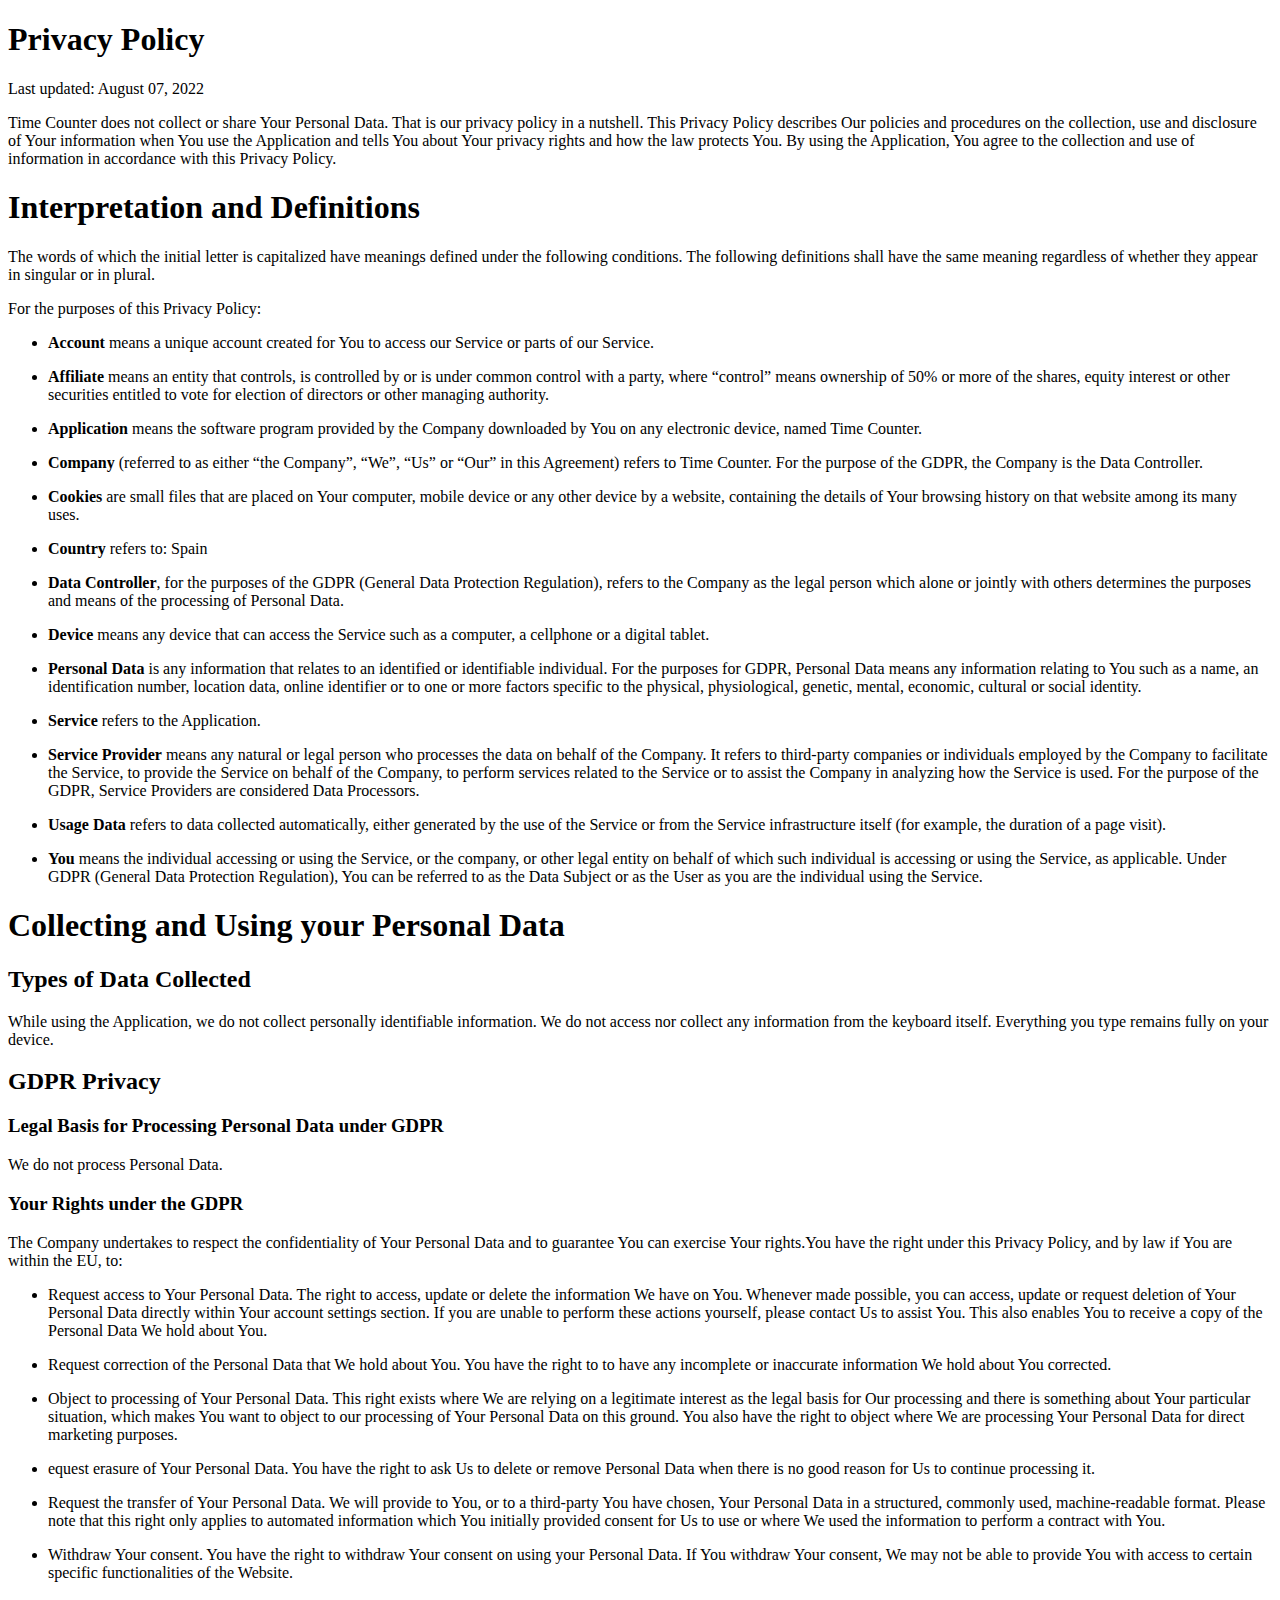
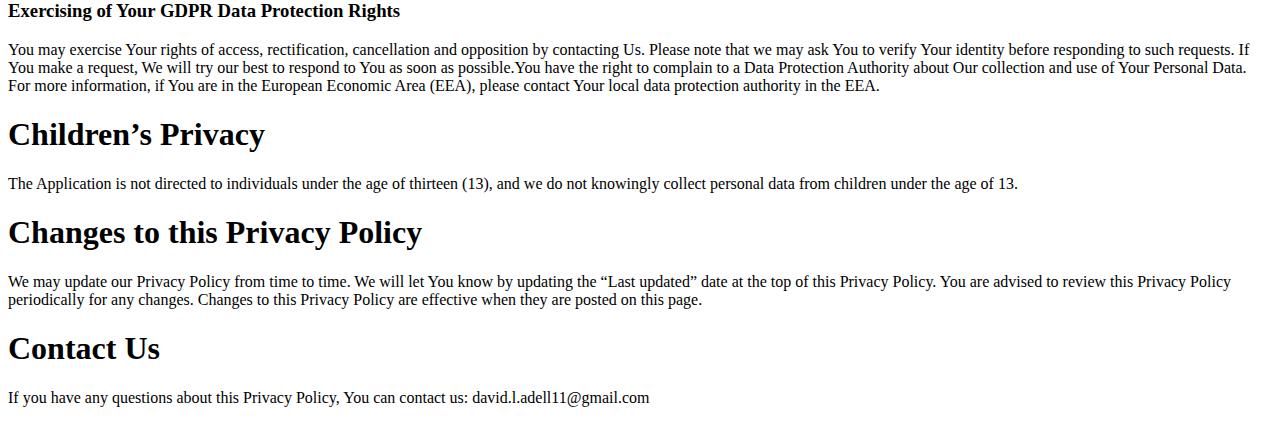
<file: timeCounter.html>
<!DOCTYPE html>
<html lang="en">
<head>
    <meta charset="UTF-8">
    <title>Time Counter Privacy Policy</title>
    <link rel="icon" href="assets/ico/tcLogo.ico">
</head>
<body>
<h1>Privacy Policy</h1>
<p>Last updated: August 07, 2022</p>
<p>Time Counter does not collect or share Your Personal Data. That is our privacy policy in a nutshell. This Privacy Policy describes Our policies and procedures on the collection, use and disclosure of Your information when You use the Application and tells You about Your privacy rights and how the law protects You. By using the Application, You agree to the collection and use of information in accordance with this Privacy Policy.</p>

<h1>Interpretation and Definitions</h1>
<p>The words of which the initial letter is capitalized have meanings defined under the following conditions. The following definitions shall have the same meaning regardless of whether they appear in singular or in plural.</p>
<p>For the purposes of this Privacy Policy:</p>
<ul>
    <li>
        <p><strong>Account</strong> means a unique account created for You to access our Service or parts of our Service.</p>
    </li>
    <li>
        <p><strong>Affiliate</strong> means an entity that controls, is controlled by or is under common control with a party, where “control” means ownership of 50% or more of the shares, equity interest or other securities entitled to vote for election of directors or other managing authority.</p>
    </li>
    <li>
        <p><strong>Application</strong> means the software program provided by the Company downloaded by You on any electronic device, named Time Counter.</p>
    </li>
    <li>
        <p><strong>Company</strong> (referred to as either “the Company”, “We”, “Us” or “Our” in this Agreement) refers to Time Counter.
            For the purpose of the GDPR, the Company is the Data Controller.</p>
    </li>
    <li>
        <p><strong>Cookies</strong> are small files that are placed on Your computer, mobile device or any other device by a website, containing the details of Your browsing history on that website among its many uses.</p>
    </li>
    <li>
        <p><strong>Country</strong> refers to:  Spain</p>
    </li>
    <li>
        <p><strong>Data Controller</strong>, for the purposes of the GDPR (General Data Protection Regulation), refers to the Company as the legal person which alone or jointly with others determines the purposes and means of the processing of Personal Data.</p>
    </li>
    <li>
        <p><strong>Device</strong> means any device that can access the Service such as a computer, a cellphone or a digital tablet.</p>
    </li>
    <li>
        <p><strong>Personal Data</strong> is any information that relates to an identified or identifiable individual.
            For the purposes for GDPR, Personal Data means any information relating to You such as a name, an identification number, location data, online identifier or to one or more factors specific to the physical, physiological, genetic, mental, economic, cultural or social identity.</p>
    </li>
    <li>
        <p><strong>Service</strong> refers to the Application.</p>
    </li>
    <li>
        <p><strong>Service Provider</strong> means any natural or legal person who processes the data on behalf of the Company. It refers to third-party companies or individuals employed by the Company to facilitate the Service, to provide the Service on behalf of the Company, to perform services related to the Service or to assist the Company in analyzing how the Service is used. For the purpose of the GDPR, Service Providers are considered Data Processors.</p>
    </li>
    <li>
        <p><strong>Usage Data</strong> refers to data collected automatically, either generated by the use of the Service or from the Service infrastructure itself (for example, the duration of a page visit).</p>
    </li>
    <li>
        <p><strong>You</strong> means the individual accessing or using the Service, or the company, or other legal entity on behalf of which such individual is accessing or using the Service, as applicable.
            Under GDPR (General Data Protection Regulation), You can be referred to as the Data Subject or as the User as you are the individual using the Service.</p>
</ul>

<h1>Collecting and Using your Personal Data</h1>
<h2>Types of Data Collected</h2>
<p>While using the Application, we do not collect personally identifiable information. We do not access nor collect any information from the keyboard itself. Everything you type remains fully on your device.</p>

<h2>GDPR Privacy</h2>
<h3>Legal Basis for Processing Personal Data under GDPR</h3>
<p>We do not process Personal Data.</p>

<h3>Your Rights under the GDPR</h3>
<p>The Company undertakes to respect the confidentiality of Your Personal Data and to guarantee You can exercise Your rights.You have the right under this Privacy Policy, and by law if You are within the EU, to:</p>
<ul>
    <li>
        <p>Request access to Your Personal Data. The right to access, update or delete the information We have on You. Whenever made possible, you can access, update or request deletion of Your Personal Data directly within Your account settings section. If you are unable to perform these actions yourself, please contact Us to assist You. This also enables You to receive a copy of the Personal Data We hold about You.</p>
    </li>
    <li>
        <p>Request correction of the Personal Data that We hold about You. You have the right to to have any incomplete or inaccurate information We hold about You corrected.</p>
    </li>
    <li>
        <p>Object to processing of Your Personal Data. This right exists where We are relying on a legitimate interest as the legal basis for Our processing and there is something about Your particular situation, which makes You want to object to our processing of Your Personal Data on this ground. You also have the right to object where We are processing Your Personal Data for direct marketing purposes.</p>
    </li>
    <li>
        <p>equest erasure of Your Personal Data. You have the right to ask Us to delete or remove Personal Data when there is no good reason for Us to continue processing it.</p>
    </li>
    <li>
        <p>Request the transfer of Your Personal Data. We will provide to You, or to a third-party You have chosen, Your Personal Data in a structured, commonly used, machine-readable format. Please note that this right only applies to automated information which You initially provided consent for Us to use or where We used the information to perform a contract with You.</p>
    </li>
    <li>
        <p>Withdraw Your consent. You have the right to withdraw Your consent on using your Personal Data. If You withdraw Your consent, We may not be able to provide You with access to certain specific functionalities of the Website.</p>
    </li>
</ul>

<h3>Exercising of Your GDPR Data Protection Rights</h3>
<p>You may exercise Your rights of access, rectification, cancellation and opposition by contacting Us. Please note that we may ask You to verify Your identity before responding to such requests. If You make a request, We will try our best to respond to You as soon as possible.You have the right to complain to a Data Protection Authority about Our collection and use of Your Personal Data. For more information, if You are in the European Economic Area (EEA), please contact Your local data protection authority in the EEA.</p>

<h1>Children’s Privacy</h1>
<p>The Application is not directed to individuals under the age of thirteen (13), and we do not knowingly collect personal data from children under the age of 13.</p>

<h1>Changes to this Privacy Policy</h1>
<p>We may update our Privacy Policy from time to time. We will let You know by updating the “Last updated” date at the top of this Privacy Policy.
    You are advised to review this Privacy Policy periodically for any changes. Changes to this Privacy Policy are effective when they are posted on this page.</p>

<h1>Contact Us</h1>
<p>If you have any questions about this Privacy Policy, You can contact us: david.l.adell11@gmail.com</p>

</body>
</html>
</file>
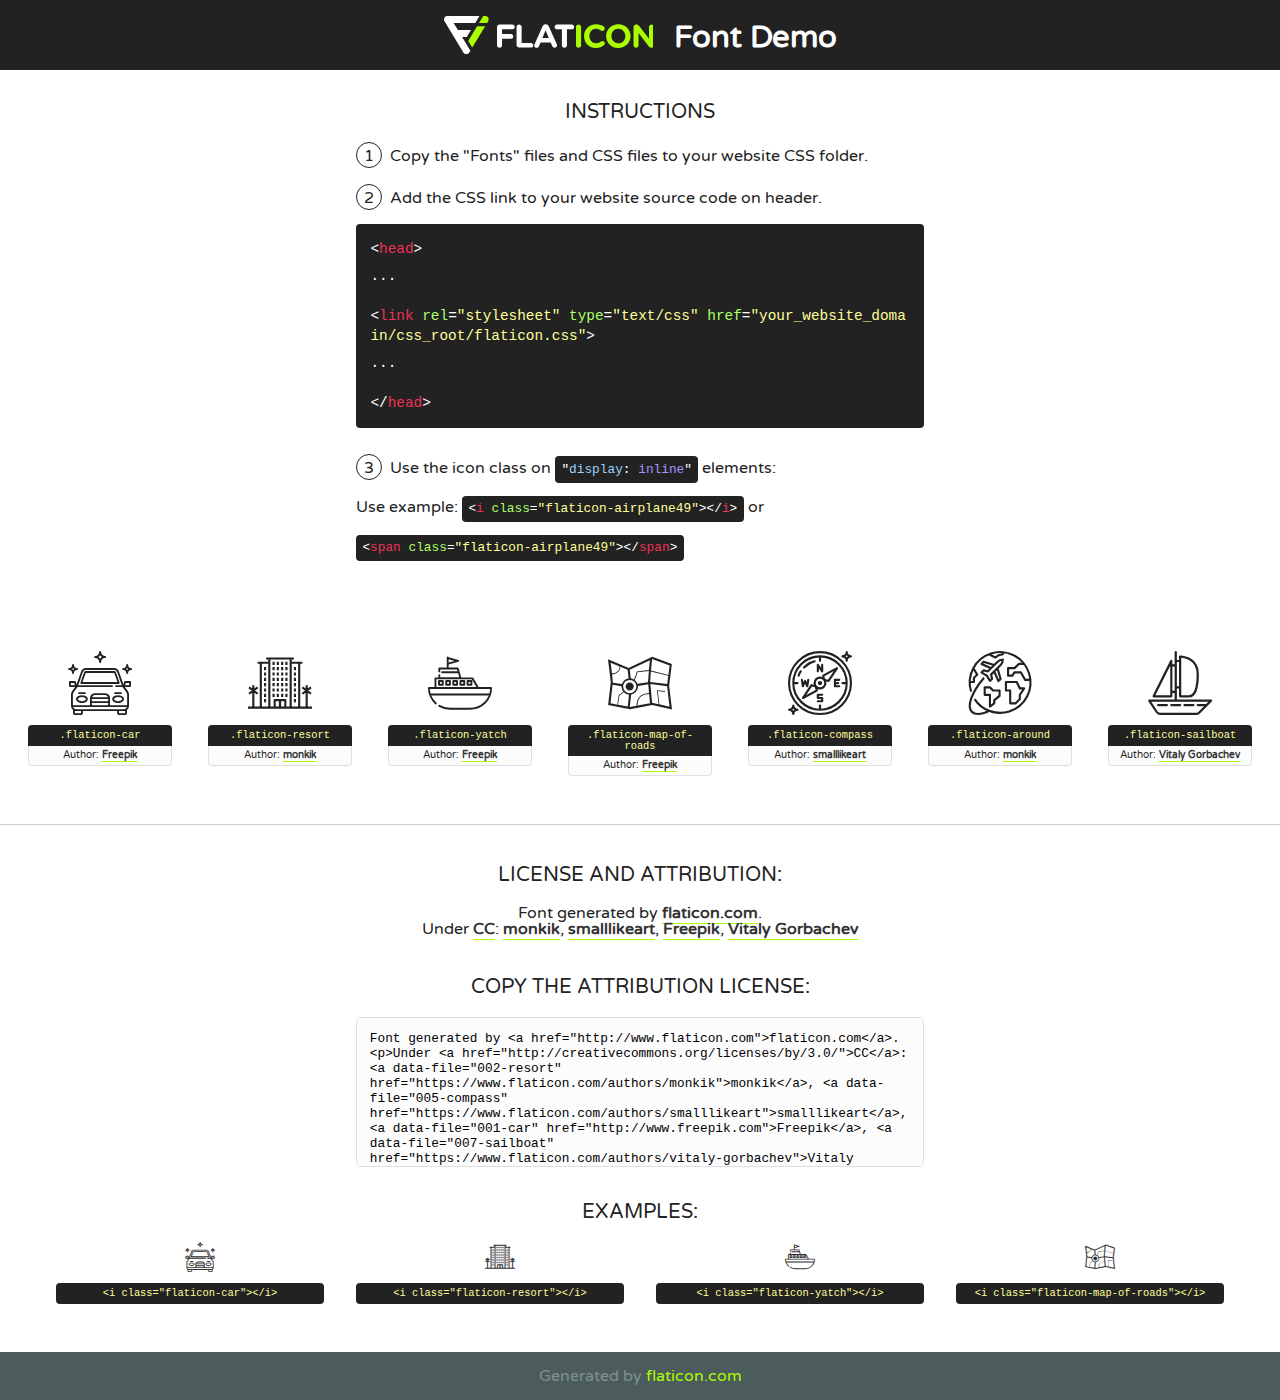
<file: fonts/flaticon/font/flaticon.html>
<!DOCTYPE html>
<!--
  Flaticon icon font: Flaticon
  Creation date: 05/07/2018 04:38
-->
<html>
<!DOCTYPE html>
<html>

<head>
    <title>Flaticon WebFont</title>
    <link href="http://fonts.googleapis.com/css?family=Varela+Round" rel="stylesheet" type="text/css" />
    <link rel="stylesheet" type="text/css" href="flaticon.css">
    <meta charset="UTF-8">
    <style>
    html, body, div, span, applet, object, iframe,
    h1, h2, h3, h4, h5, h6, p, blockquote, pre,
    a, abbr, acronym, address, big, cite, code,
    del, dfn, em, img, ins, kbd, q, s, samp,
    small, strike, strong, sub, sup, tt, var,
    b, u, i, center,
    dl, dt, dd, ol, ul, li,
    fieldset, form, label, legend,
    table, caption, tbody, tfoot, thead, tr, th, td,
    article, aside, canvas, details, embed, 
    figure, figcaption, footer, header, hgroup, 
    menu, nav, output, ruby, section, summary,
    time, mark, audio, video {
        margin: 0;
        padding: 0;
        border: 0;
        font-size: 100%;
        font: inherit;
        vertical-align: baseline;
    }
    /* HTML5 display-role reset for older browsers */
    article, aside, details, figcaption, figure, 
    footer, header, hgroup, menu, nav, section {
        display: block;
    }
    body {
        line-height: 1;
    }
    ol, ul {
        list-style: none;
    }
    blockquote, q {
        quotes: none;
    }
    blockquote:before, blockquote:after,
    q:before, q:after {
        content: '';
        content: none;
    }
    table {
        border-collapse: collapse;
        border-spacing: 0;
    }
    body {
        font-family: 'Varela Round', Helvetica, Arial, sans-serif;
        font-size: 16px;
        color: #222;
    }
    a {
        color: #333;
        border-bottom: 1px solid #a9fd00;
        font-weight: bold;
        text-decoration: none;
    }
    * {
        -moz-box-sizing: border-box;
        -webkit-box-sizing: border-box;
        box-sizing: border-box;
        margin: 0;
        padding: 0;
    }
    [class^="flaticon-"]:before, [class*=" flaticon-"]:before, [class^="flaticon-"]:after, [class*=" flaticon-"]:after {
        font-family: Flaticon;
        font-size: 30px;
        font-style: normal;
        margin-left: 20px;
        color: #333;
    }
    .wrapper {
        max-width: 600px;
        margin: auto;
        padding: 0 1em;
    }
    .title {
        font-size: 1.25em;
        text-align: center;
        margin-bottom: 1em;
        text-transform: uppercase;
    }
    header {
        text-align: center;
        background-color: #222;
        color: #fff;
        padding: 1em;
    }
    header .logo {
        width: 210px;
        height: 38px;
        display: inline-block;
        vertical-align: middle;
        margin-right: 1em;
        border: none;
    }
    header strong {
        font-size: 1.95em;
        font-weight: bold;
        vertical-align: middle;
        margin-top: 5px;
        display: inline-block;
    }
    .demo {
        margin: 2em auto;
        line-height: 1.25em;
    }
    .demo ul li {
        margin-bottom: 1em;
    }
    .demo ul li .num {
        color: #222;
        border-radius: 20px;
        display: inline-block;
        width: 26px;
        padding: 3px;
        height: 26px;
        text-align: center;
        margin-right: 0.5em;
        border: 1px solid #222;
    }
    .demo ul li code {
        background-color: #222;
        border-radius: 4px;
        padding: 0.25em 0.5em;
        display: inline-block;
        color: #fff;
        font-family: Consolas,Monaco,Lucida Console,Liberation Mono,DejaVu Sans Mono,Bitstream Vera Sans Mono,Courier New, monospace;
        font-weight: lighter;
        margin-top: 1em;
        font-size: 0.8em;
        word-break: break-all;
    }
    .demo ul li code.big {
        padding: 1em;
        font-size: 0.9em;
    }
    .demo ul li code .red {
        color: #EF3159;
    }
    .demo ul li code .green {
        color: #ACFF65;
    }
    .demo ul li code .yellow {
        color: #FFFF99;
    }
    .demo ul li code .blue {
        color: #99D3FF;
    }
    .demo ul li code .purple {
        color: #A295FF;
    }
    .demo ul li code .dots {
        margin-top: 0.5em;
        display: block;
    }
    #glyphs {
        border-bottom: 1px solid #ccc;
        padding: 2em 0;
        text-align: center;
    }
    .glyph {
        display: inline-block;
        width: 9em;
        margin: 1em;
        text-align: center;
        vertical-align: top;
        background: #FFF;
    }
    .glyph .glyph-icon {
        padding: 10px;
        display: block;
        font-family:"Flaticon";
        font-size: 64px;
        line-height: 1;
    }
    .glyph .glyph-icon:before {
        font-size: 64px;
        color: #222;
        margin-left: 0;
    }
    .class-name {
        font-size: 0.65em;
        background-color: #222;
        color: #fff;
        border-radius: 4px 4px 0 0;
        padding: 0.5em;
        color: #FFFF99;
        font-family: Consolas,Monaco,Lucida Console,Liberation Mono,DejaVu Sans Mono,Bitstream Vera Sans Mono,Courier New, monospace;
    }
    .author-name {
        font-size: 0.6em;
        background-color: #fcfcfd;
        border: 1px solid #DEDEE4;
        border-top: 0;
        border-radius: 0 0 4px 4px;
        padding: 0.5em;
    }
    .class-name:last-child {
        font-size: 10px;
        color:#888;
    }
    .class-name:last-child a {
        font-size: 10px;
        color:#555;
    }
    .class-name:last-child a:hover {
        color:#a9fd00;
    }
    .glyph > input {
        display: block;
        width: 100px;
        margin: 5px auto;
        text-align: center;
        font-size: 12px;
        cursor: text;
    }
    .glyph > input.icon-input {
        font-family:"Flaticon";
        font-size: 16px;
        margin-bottom: 10px;
    }
    .attribution .title {
        margin-top: 2em;
    }
    .attribution textarea {
        background-color: #fcfcfd;
        padding: 1em;
        border: none;
        box-shadow: none;
        border: 1px solid #DEDEE4;
        border-radius: 4px;
        resize: none;
        width: 100%;
        height: 150px;
        font-size: 0.8em;
        font-family: Consolas,Monaco,Lucida Console,Liberation Mono,DejaVu Sans Mono,Bitstream Vera Sans Mono,Courier New, monospace;
        -webkit-appearance: none;
    }
    .iconsuse {
        margin: 2em auto;
        text-align: center;
        max-width: 1200px;
    }
    .iconsuse:after {
        content: '';
        display: table;
        clear: both;
    }
    .iconsuse .image {
        float: left;
        width: 25%;
        padding: 0 1em;
    }
    .iconsuse .image p {
        margin-bottom: 1em;
    }
    .iconsuse .image span {
        display: block;
        font-size: 0.65em;
        background-color: #222;
        color: #fff;
        border-radius: 4px;
        padding: 0.5em;
        color: #FFFF99;
        margin-top: 1em;
        font-family: Consolas,Monaco,Lucida Console,Liberation Mono,DejaVu Sans Mono,Bitstream Vera Sans Mono,Courier New, monospace;
    }
    #footer {
        text-align: center;
        background-color: #4C5B5C;
        color: #7c9192;
        padding: 1em;
    }
    #footer a {
        border: none;
        color: #a9fd00;
        font-weight: normal;
    }
    @media (max-width: 960px) {
        .iconsuse .image {
            width: 50%;
        }
    }
    @media (max-width: 560px) {
        .iconsuse .image {
            width: 100%;
        }
    }
    </style>
</head>

<body class="characters-off">

    <header>
        <a href="http://www.flaticon.com" target="_blank" class="logo">
            <svg version="1.1" xmlns="http://www.w3.org/2000/svg" xmlns:xlink="http://www.w3.org/1999/xlink" xmlns:a="http://ns.adobe.com/AdobeSVGViewerExtensions/3.0/" viewBox="0 0 560.875 102.036" enable-background="new 0 0 560.875 102.036" xml:space="preserve">
                <defs>
                </defs>
                <g>
                    <g class="letters">
                        <path fill="#ffffff" d="M141.596,29.675c0-3.777,2.985-6.767,6.764-6.767h34.438c3.426,0,6.15,2.728,6.15,6.15
                        c0,3.43-2.724,6.149-6.15,6.149h-27.674v13.091h23.719c3.429,0,6.151,2.724,6.151,6.15c0,3.43-2.723,6.149-6.151,6.149h-23.719
                        v17.574c0,3.773-2.986,6.761-6.764,6.761c-3.779,0-6.764-2.989-6.764-6.761V29.675z"></path>
                        <path fill="#ffffff" d="M193.844,29.149c0-3.781,2.985-6.767,6.764-6.767c3.776,0,6.763,2.985,6.763,6.767v42.957h25.039
                        c3.426,0,6.149,2.726,6.149,6.153c0,3.425-2.723,6.15-6.149,6.15h-31.802c-3.779,0-6.764-2.986-6.764-6.768V29.149z"></path>
                        <path fill="#ffffff" d="M241.891,75.71l21.438-48.407c1.492-3.341,4.215-5.357,7.906-5.357h0.792
                        c3.686,0,6.323,2.017,7.815,5.357l21.439,48.407c0.436,0.967,0.701,1.845,0.701,2.723c0,3.602-2.809,6.501-6.414,6.501
                        c-3.161,0-5.269-1.845-6.499-4.655l-4.132-9.661h-27.059l-4.301,10.102c-1.144,2.631-3.426,4.214-6.237,4.214
                        c-3.517,0-6.24-2.81-6.24-6.325C241.1,77.64,241.451,76.677,241.891,75.71z M279.932,58.666l-8.521-20.297l-8.526,20.297H279.932
                        z"></path>
                        <path fill="#ffffff" d="M314.864,35.387H301.86c-3.429,0-6.239-2.813-6.239-6.238c0-3.429,2.811-6.24,6.239-6.24h39.533
                        c3.426,0,6.237,2.811,6.237,6.24c0,3.425-2.811,6.238-6.237,6.238h-13.001v42.785c0,3.773-2.99,6.761-6.764,6.761
                        c-3.779,0-6.764-2.989-6.764-6.761V35.387z"></path>
                        <path fill="#A9FD00" d="M352.615,29.149c0-3.781,2.985-6.767,6.767-6.767c3.774,0,6.761,2.985,6.761,6.767v49.024
                        c0,3.773-2.987,6.761-6.761,6.761c-3.781,0-6.767-2.989-6.767-6.761V29.149z"></path>
                        <path fill="#A9FD00" d="M374.132,53.836v-0.179c0-17.481,13.178-31.801,32.065-31.801c9.22,0,15.459,2.458,20.557,6.238
                        c1.402,1.054,2.637,2.985,2.637,5.357c0,3.692-2.985,6.59-6.681,6.59c-1.845,0-3.071-0.702-4.044-1.319
                        c-3.776-2.813-7.729-4.393-12.562-4.393c-10.364,0-17.831,8.611-17.831,19.154v0.173c0,10.542,7.291,19.329,17.831,19.329
                        c5.715,0,9.492-1.756,13.359-4.834c1.049-0.874,2.458-1.491,4.039-1.491c3.429,0,6.325,2.813,6.325,6.236
                        c0,2.106-1.056,3.78-2.282,4.834c-5.539,4.834-12.036,7.733-21.878,7.733C387.572,85.464,374.132,71.493,374.132,53.836z"></path>
                        <path fill="#A9FD00" d="M433.009,53.836v-0.179c0-17.481,13.79-31.801,32.766-31.801c18.981,0,32.592,14.143,32.592,31.628v0.173
                        c0,17.483-13.785,31.807-32.769,31.807C446.625,85.464,433.009,71.32,433.009,53.836z M484.224,53.836v-0.179
                        c0-10.539-7.725-19.326-18.626-19.326c-10.893,0-18.449,8.611-18.449,19.154v0.173c0,10.542,7.73,19.329,18.626,19.329
                        C476.676,72.986,484.224,64.378,484.224,53.836z"></path>
                        <path fill="#A9FD00" d="M506.233,29.321c0-3.774,2.99-6.763,6.767-6.763h1.401c3.252,0,5.183,1.583,7.029,3.953l26.093,34.265
                        V29.059c0-3.692,2.99-6.677,6.681-6.677c3.683,0,6.671,2.985,6.671,6.677v48.934c0,3.78-2.987,6.765-6.764,6.765h-0.436
                        c-3.257,0-5.188-1.581-7.034-3.953l-27.056-35.492v32.944c0,3.687-2.985,6.676-6.678,6.676c-3.683,0-6.673-2.989-6.673-6.676
                        V29.321z"></path>
                    </g>
                    <g class="insignia">
                        <path fill="#ffffff" d="M48.372,56.137h12.517l11.156-18.537H37.186L25.688,18.539h57.825L94.668,0H9.271
                        C5.925,0,2.842,1.801,1.198,4.716c-1.644,2.907-1.593,6.482,0.134,9.343l50.38,83.501c1.678,2.781,4.689,4.476,7.938,4.476
                        c3.246,0,6.257-1.695,7.935-4.476l2.898-4.804L48.372,56.137z"></path>
                        <g class="i">
                            <path fill="#A9FD00" d="M93.575,18.539h0.031v0.004l21.652,0.004l2.705-4.488c1.727-2.861,1.778-6.436,0.133-9.343
                            C116.454,1.801,113.371,0,110.026,0h-5.294L93.575,18.539z"></path>
                            <polygon fill="#A9FD00" points="88.291,27.356 64.725,66.486 75.519,84.404 109.942,27.356"></polygon>
                        </g>
                    </g>
                </g>
            </svg>
        </a>
        <strong>Font Demo</strong>
    </header>


    <section class="demo wrapper">

        <p class="title">Instructions</p>

        <ul>
            <li>
                <span class="num">1</span>Copy the "Fonts" files and CSS files to your website CSS folder.
            </li>
            <li>
                <span class="num">2</span>Add the CSS link to your website source code on header.
                <code class="big">
                    &lt;<span class="red">head</span>&gt;
                    <br/><span class="dots">...</span>
                    <br/>&lt;<span class="red">link</span> <span class="green">rel</span>=<span class="yellow">"stylesheet"</span> <span class="green">type</span>=<span class="yellow">"text/css"</span> <span class="green">href</span>=<span class="yellow">"your_website_domain/css_root/flaticon.css"</span>&gt;
                    <br/><span class="dots">...</span>
                    <br/>&lt;/<span class="red">head</span>&gt;
                </code>
            </li>

            <li>
                <p>
                    <span class="num">3</span>Use the icon class on <code>"<span class="blue">display</span>:<span class="purple"> inline</span>"</code> elements:
                    <br />
                    Use example: <code>&lt;<span class="red">i</span> <span class="green">class</span>=<span class="yellow">&quot;flaticon-airplane49&quot;</span>&gt;&lt;/<span class="red">i</span>&gt;</code> or <code>&lt;<span class="red">span</span> <span class="green">class</span>=<span class="yellow">&quot;flaticon-airplane49&quot;</span>&gt;&lt;/<span class="red">span</span>&gt;</code>
            </li>
        </ul>

    </section>




   <section id="glyphs">          
    
      
        <div class="glyph"><div class="glyph-icon flaticon-car"></div>
            <div class="class-name">.flaticon-car</div>
            <div class="author-name">Author: <a data-file="001-car" href="http://www.freepik.com">Freepik</a> </div> 
        </div>        
        
        <div class="glyph"><div class="glyph-icon flaticon-resort"></div>
            <div class="class-name">.flaticon-resort</div>
            <div class="author-name">Author: <a data-file="002-resort" href="https://www.flaticon.com/authors/monkik">monkik</a> </div> 
        </div>        
        
        <div class="glyph"><div class="glyph-icon flaticon-yatch"></div>
            <div class="class-name">.flaticon-yatch</div>
            <div class="author-name">Author: <a data-file="003-yatch" href="http://www.freepik.com">Freepik</a> </div> 
        </div>        
        
        <div class="glyph"><div class="glyph-icon flaticon-map-of-roads"></div>
            <div class="class-name">.flaticon-map-of-roads</div>
            <div class="author-name">Author: <a data-file="004-map-of-roads" href="http://www.freepik.com">Freepik</a> </div> 
        </div>        
        
        <div class="glyph"><div class="glyph-icon flaticon-compass"></div>
            <div class="class-name">.flaticon-compass</div>
            <div class="author-name">Author: <a data-file="005-compass" href="https://www.flaticon.com/authors/smalllikeart">smalllikeart</a> </div> 
        </div>        
        
        <div class="glyph"><div class="glyph-icon flaticon-around"></div>
            <div class="class-name">.flaticon-around</div>
            <div class="author-name">Author: <a data-file="006-around" href="https://www.flaticon.com/authors/monkik">monkik</a> </div> 
        </div>        
        
        <div class="glyph"><div class="glyph-icon flaticon-sailboat"></div>
            <div class="class-name">.flaticon-sailboat</div>
            <div class="author-name">Author: <a data-file="007-sailboat" href="https://www.flaticon.com/authors/vitaly-gorbachev">Vitaly Gorbachev</a> </div> 
        </div>        
        

    </section>



    <section class="attribution wrapper"   style="text-align:center;">

      <div class="title">License and attribution:</div><div class="attrDiv">Font generated by <a href="http://www.flaticon.com">flaticon.com</a>. <div><p>Under <a href="http://creativecommons.org/licenses/by/3.0/">CC</a>: <a data-file="002-resort" href="https://www.flaticon.com/authors/monkik">monkik</a>, <a data-file="005-compass" href="https://www.flaticon.com/authors/smalllikeart">smalllikeart</a>, <a data-file="001-car" href="http://www.freepik.com">Freepik</a>, <a data-file="007-sailboat" href="https://www.flaticon.com/authors/vitaly-gorbachev">Vitaly Gorbachev</a></p>  </div>
      </div>
      <div class="title">Copy the Attribution License:</div>

    <textarea onclick="this.focus();this.select();">Font generated by &lt;a href=&quot;http://www.flaticon.com&quot;&gt;flaticon.com&lt;/a&gt;. <p>Under <a href="http://creativecommons.org/licenses/by/3.0/">CC</a>: <a data-file="002-resort" href="https://www.flaticon.com/authors/monkik">monkik</a>, <a data-file="005-compass" href="https://www.flaticon.com/authors/smalllikeart">smalllikeart</a>, <a data-file="001-car" href="http://www.freepik.com">Freepik</a>, <a data-file="007-sailboat" href="https://www.flaticon.com/authors/vitaly-gorbachev">Vitaly Gorbachev</a></p>  
     </textarea>

    </section>

    <section class="iconsuse">

          <div class="title">Examples:</div>            
             
            <div class="image">
                <p>
                    <i class="glyph-icon flaticon-car"></i> 
                    <span>&lt;i class=&quot;flaticon-car&quot;&gt;&lt;/i&gt;</span>
                </p>
            </div>
            
            <div class="image">
                <p>
                    <i class="glyph-icon flaticon-resort"></i> 
                    <span>&lt;i class=&quot;flaticon-resort&quot;&gt;&lt;/i&gt;</span>
                </p>
            </div>
            
            <div class="image">
                <p>
                    <i class="glyph-icon flaticon-yatch"></i> 
                    <span>&lt;i class=&quot;flaticon-yatch&quot;&gt;&lt;/i&gt;</span>
                </p>
            </div>
            
            <div class="image">
                <p>
                    <i class="glyph-icon flaticon-map-of-roads"></i> 
                    <span>&lt;i class=&quot;flaticon-map-of-roads&quot;&gt;&lt;/i&gt;</span>
                </p>
            </div>
                       
        </div>
                            
    </section>

<div id="footer">
    <div>Generated by <a href="http://www.flaticon.com">flaticon.com</a>
    </div>
</div>



</body>
</html>
</file>
<file: fonts/flaticon/font/flaticon.css>
/*
  	Flaticon icon font: Flaticon
  	Creation date: 05/07/2018 04:38
  	*/

@font-face {
  font-family: "Flaticon";
  src: url("./Flaticon.eot");
  src: url("./Flaticon.eot?#iefix") format("embedded-opentype"),
       url("./Flaticon.woff") format("woff"),
       url("./Flaticon.ttf") format("truetype"),
       url("./Flaticon.svg#Flaticon") format("svg");
  font-weight: normal;
  font-style: normal;
}

@media screen and (-webkit-min-device-pixel-ratio:0) {
  @font-face {
    font-family: "Flaticon";
    src: url("./Flaticon.svg#Flaticon") format("svg");
  }
}

[class^="flaticon-"]:before, [class*=" flaticon-"]:before,
[class^="flaticon-"]:after, [class*=" flaticon-"]:after {   
  font-family: Flaticon;
  font-style: normal;
}

.flaticon-car:before { content: "\f100"; }
.flaticon-resort:before { content: "\f101"; }
.flaticon-yatch:before { content: "\f102"; }
.flaticon-map-of-roads:before { content: "\f103"; }
.flaticon-compass:before { content: "\f104"; }
.flaticon-around:before { content: "\f105"; }
.flaticon-sailboat:before { content: "\f106"; }
</file>
<file: css/style.css>
/******* Bootstrap Theming ********/
/*!
 * Bootstrap v4.5.3 (https://getbootstrap.com/)
 * Copyright 2011-2020 The Bootstrap Authors
 * Copyright 2011-2020 Twitter, Inc.
 * Licensed under MIT (https://github.com/twbs/bootstrap/blob/main/LICENSE)
 */
:root {
  --blue: #007bff;
  --indigo: #6610f2;
  --purple: #6f42c1;
  --pink: #e83e8c;
  --red: #dc3545;
  --orange: #fd7e14;
  --yellow: #ffc107;
  --green: #28a745;
  --teal: #20c997;
  --cyan: #17a2b8;
  --white: #fff;
  --gray: #6c757d;
  --gray-dark: #343a40;
  --primary: #0BCEAF;
  --secondary: #6c757d;
  --success: #28a745;
  --info: #17a2b8;
  --warning: #ffc107;
  --danger: #dc3545;
  --light: #ffffff;
  --dark: #343a40;
  --breakpoint-xs: 0;
  --breakpoint-sm: 576px;
  --breakpoint-md: 768px;
  --breakpoint-lg: 992px;
  --breakpoint-xl: 1200px;
  --font-family-sans-serif: "Roboto", sans-serif;
  --font-family-monospace: SFMono-Regular, Menlo, Monaco, Consolas, "Liberation Mono", "Courier New", monospace;
}

*,
*::before,
*::after {
  box-sizing: border-box;
}

html {
  font-family: sans-serif;
  line-height: 1.15;
  -webkit-text-size-adjust: 100%;
  -webkit-tap-highlight-color: rgba(0, 0, 0, 0);
}

article, aside, figcaption, figure, footer, header, hgroup, main, nav, section {
  display: block;
}

body {
  margin: 0;
  font-family: "Roboto", sans-serif;
  font-size: 1rem;
  font-weight: 400;
  line-height: 1.5;
  color: #6c757d;
  text-align: left;
  background-color: #ffffff;
}

[tabindex="-1"]:focus:not(:focus-visible) {
  outline: 0 !important;
}

hr {
  box-sizing: content-box;
  height: 0;
  overflow: visible;
}

h1, h2, h3, h4, h5, h6 {
  margin-top: 0;
  margin-bottom: 0.5rem;
}

p {
  margin-top: 0;
  margin-bottom: 1rem;
}

abbr[title],
abbr[data-original-title] {
  text-decoration: underline;
  text-decoration: underline dotted;
  cursor: help;
  border-bottom: 0;
  text-decoration-skip-ink: none;
}

address {
  margin-bottom: 1rem;
  font-style: normal;
  line-height: inherit;
}

ol,
ul,
dl {
  margin-top: 0;
  margin-bottom: 1rem;
}

ol ol,
ul ul,
ol ul,
ul ol {
  margin-bottom: 0;
}

dt {
  font-weight: 700;
}

dd {
  margin-bottom: .5rem;
  margin-left: 0;
}

blockquote {
  margin: 0 0 1rem;
}

b,
strong {
  font-weight: bolder;
}

small {
  font-size: 80%;
}

sub,
sup {
  position: relative;
  font-size: 75%;
  line-height: 0;
  vertical-align: baseline;
}

sub {
  bottom: -.25em;
}

sup {
  top: -.5em;
}

a {
  color: #0BCEAF;
  text-decoration: none;
  background-color: transparent;
}

a:hover {
  color: #078571;
  text-decoration: underline;
}

a:not([href]):not([class]) {
  color: inherit;
  text-decoration: none;
}

a:not([href]):not([class]):hover {
  color: inherit;
  text-decoration: none;
}

pre,
code,
kbd,
samp {
  font-family: SFMono-Regular, Menlo, Monaco, Consolas, "Liberation Mono", "Courier New", monospace;
  font-size: 1em;
}

pre {
  margin-top: 0;
  margin-bottom: 1rem;
  overflow: auto;
  -ms-overflow-style: scrollbar;
}

figure {
  margin: 0 0 1rem;
}

img {
  vertical-align: middle;
  border-style: none;
}

svg {
  overflow: hidden;
  vertical-align: middle;
}

table {
  border-collapse: collapse;
}

caption {
  padding-top: 0.75rem;
  padding-bottom: 0.75rem;
  color: #6c757d;
  text-align: left;
  caption-side: bottom;
}

th {
  text-align: inherit;
  text-align: -webkit-match-parent;
}

label {
  display: inline-block;
  margin-bottom: 0.5rem;
}

button {
  border-radius: 0;
}

button:focus {
  outline: 1px dotted;
  outline: 5px auto -webkit-focus-ring-color;
}

input,
button,
select,
optgroup,
textarea {
  margin: 0;
  font-family: inherit;
  font-size: inherit;
  line-height: inherit;
}

button,
input {
  overflow: visible;
}

button,
select {
  text-transform: none;
}

[role="button"] {
  cursor: pointer;
}

select {
  word-wrap: normal;
}

button,
[type="button"],
[type="reset"],
[type="submit"] {
  -webkit-appearance: button;
}

button:not(:disabled),
[type="button"]:not(:disabled),
[type="reset"]:not(:disabled),
[type="submit"]:not(:disabled) {
  cursor: pointer;
}

button::-moz-focus-inner,
[type="button"]::-moz-focus-inner,
[type="reset"]::-moz-focus-inner,
[type="submit"]::-moz-focus-inner {
  padding: 0;
  border-style: none;
}

input[type="radio"],
input[type="checkbox"] {
  box-sizing: border-box;
  padding: 0;
}

textarea {
  overflow: auto;
  resize: vertical;
}

fieldset {
  min-width: 0;
  padding: 0;
  margin: 0;
  border: 0;
}

legend {
  display: block;
  width: 100%;
  max-width: 100%;
  padding: 0;
  margin-bottom: .5rem;
  font-size: 1.5rem;
  line-height: inherit;
  color: inherit;
  white-space: normal;
}

@media (max-width: 1200px) {
  legend {
    font-size: calc(1.275rem + 0.3vw) ;
  }
}

progress {
  vertical-align: baseline;
}

[type="number"]::-webkit-inner-spin-button,
[type="number"]::-webkit-outer-spin-button {
  height: auto;
}

[type="search"] {
  outline-offset: -2px;
  -webkit-appearance: none;
}

[type="search"]::-webkit-search-decoration {
  -webkit-appearance: none;
}

::-webkit-file-upload-button {
  font: inherit;
  -webkit-appearance: button;
}

output {
  display: inline-block;
}

summary {
  display: list-item;
  cursor: pointer;
}

template {
  display: none;
}

[hidden] {
  display: none !important;
}

h1, h2, h3, h4, h5, h6,
.h1, .h2, .h3, .h4, .h5, .h6 {
  margin-bottom: 0.5rem;
  font-weight: 500;
  line-height: 1.2;
  color: #343a40;
}

h1, .h1 {
  font-size: 2.5rem;
}

@media (max-width: 1200px) {
  h1, .h1 {
    font-size: calc(1.375rem + 1.5vw) ;
  }
}

h2, .h2 {
  font-size: 2rem;
}

@media (max-width: 1200px) {
  h2, .h2 {
    font-size: calc(1.325rem + 0.9vw) ;
  }
}

h3, .h3 {
  font-size: 1.75rem;
}

@media (max-width: 1200px) {
  h3, .h3 {
    font-size: calc(1.3rem + 0.6vw) ;
  }
}

h4, .h4 {
  font-size: 1.5rem;
}

@media (max-width: 1200px) {
  h4, .h4 {
    font-size: calc(1.275rem + 0.3vw) ;
  }
}

h5, .h5 {
  font-size: 1.25rem;
}

h6, .h6 {
  font-size: 1rem;
}

.lead {
  font-size: 1.25rem;
  font-weight: 300;
}

.display-1 {
  font-size: 10rem;
  font-weight: 300;
  line-height: 1.2;
}

@media (max-width: 1200px) {
  .display-1 {
    font-size: calc(2.125rem + 10.5vw) ;
  }
}

.display-2 {
  font-size: 5.5rem;
  font-weight: 300;
  line-height: 1.2;
}

@media (max-width: 1200px) {
  .display-2 {
    font-size: calc(1.675rem + 5.1vw) ;
  }
}

.display-3 {
  font-size: 4.5rem;
  font-weight: 300;
  line-height: 1.2;
}

@media (max-width: 1200px) {
  .display-3 {
    font-size: calc(1.575rem + 3.9vw) ;
  }
}

.display-4 {
  font-size: 3.5rem;
  font-weight: 300;
  line-height: 1.2;
}

@media (max-width: 1200px) {
  .display-4 {
    font-size: calc(1.475rem + 2.7vw) ;
  }
}

hr {
  margin-top: 1rem;
  margin-bottom: 1rem;
  border: 0;
  border-top: 1px solid rgba(0, 0, 0, 0.1);
}

small,
.small {
  font-size: 80%;
  font-weight: 400;
}

mark,
.mark {
  padding: 0.2em;
  background-color: #fcf8e3;
}

.list-unstyled {
  padding-left: 0;
  list-style: none;
}

.list-inline {
  padding-left: 0;
  list-style: none;
}

.list-inline-item {
  display: inline-block;
}

.list-inline-item:not(:last-child) {
  margin-right: 0.5rem;
}

.initialism {
  font-size: 90%;
  text-transform: uppercase;
}

.blockquote {
  margin-bottom: 1rem;
  font-size: 1.25rem;
}

.blockquote-footer {
  display: block;
  font-size: 80%;
  color: #6c757d;
}

.blockquote-footer::before {
  content: "\2014\00A0";
}

.img-fluid {
  max-width: 100%;
  height: auto;
}

.img-thumbnail {
  padding: 0.25rem;
  background-color: #ffffff;
  border: 1px solid #dee2e6;
  border-radius: 0.25rem;
  max-width: 100%;
  height: auto;
}

.figure {
  display: inline-block;
}

.figure-img {
  margin-bottom: 0.5rem;
  line-height: 1;
}

.figure-caption {
  font-size: 90%;
  color: #6c757d;
}

code {
  font-size: 87.5%;
  color: #e83e8c;
  word-wrap: break-word;
}

a > code {
  color: inherit;
}

kbd {
  padding: 0.2rem 0.4rem;
  font-size: 87.5%;
  color: #fff;
  background-color: #212529;
  border-radius: 0.2rem;
}

kbd kbd {
  padding: 0;
  font-size: 100%;
  font-weight: 700;
}

pre {
  display: block;
  font-size: 87.5%;
  color: #212529;
}

pre code {
  font-size: inherit;
  color: inherit;
  word-break: normal;
}

.pre-scrollable {
  max-height: 340px;
  overflow-y: scroll;
}

.container,
.container-fluid,
.container-sm,
.container-md,
.container-lg,
.container-xl {
  width: 100%;
  padding-right: 15px;
  padding-left: 15px;
  margin-right: auto;
  margin-left: auto;
}

@media (min-width: 576px) {
  .container, .container-sm {
    max-width: 540px;
  }
}

@media (min-width: 768px) {
  .container, .container-sm, .container-md {
    max-width: 720px;
  }
}

@media (min-width: 992px) {
  .container, .container-sm, .container-md, .container-lg {
    max-width: 960px;
  }
}

@media (min-width: 1200px) {
  .container, .container-sm, .container-md, .container-lg, .container-xl {
    max-width: 1140px;
  }
}

.row {
  display: flex;
  flex-wrap: wrap;
  margin-right: -15px;
  margin-left: -15px;
}

.no-gutters {
  margin-right: 0;
  margin-left: 0;
}

.no-gutters > .col,
.no-gutters > [class*="col-"] {
  padding-right: 0;
  padding-left: 0;
}

.col-1, .col-2, .col-3, .col-4, .col-5, .col-6, .col-7, .col-8, .col-9, .col-10, .col-11, .col-12, .col,
.col-auto, .col-sm-1, .col-sm-2, .col-sm-3, .col-sm-4, .col-sm-5, .col-sm-6, .col-sm-7, .col-sm-8, .col-sm-9, .col-sm-10, .col-sm-11, .col-sm-12, .col-sm,
.col-sm-auto, .col-md-1, .col-md-2, .col-md-3, .col-md-4, .col-md-5, .col-md-6, .col-md-7, .col-md-8, .col-md-9, .col-md-10, .col-md-11, .col-md-12, .col-md,
.col-md-auto, .col-lg-1, .col-lg-2, .col-lg-3, .col-lg-4, .col-lg-5, .col-lg-6, .col-lg-7, .col-lg-8, .col-lg-9, .col-lg-10, .col-lg-11, .col-lg-12, .col-lg,
.col-lg-auto, .col-xl-1, .col-xl-2, .col-xl-3, .col-xl-4, .col-xl-5, .col-xl-6, .col-xl-7, .col-xl-8, .col-xl-9, .col-xl-10, .col-xl-11, .col-xl-12, .col-xl,
.col-xl-auto {
  position: relative;
  width: 100%;
  padding-right: 15px;
  padding-left: 15px;
}

.col {
  flex-basis: 0;
  flex-grow: 1;
  max-width: 100%;
}

.row-cols-1 > * {
  flex: 0 0 100%;
  max-width: 100%;
}

.row-cols-2 > * {
  flex: 0 0 50%;
  max-width: 50%;
}

.row-cols-3 > * {
  flex: 0 0 33.33333%;
  max-width: 33.33333%;
}

.row-cols-4 > * {
  flex: 0 0 25%;
  max-width: 25%;
}

.row-cols-5 > * {
  flex: 0 0 20%;
  max-width: 20%;
}

.row-cols-6 > * {
  flex: 0 0 16.66667%;
  max-width: 16.66667%;
}

.col-auto {
  flex: 0 0 auto;
  width: auto;
  max-width: 100%;
}

.col-1 {
  flex: 0 0 8.33333%;
  max-width: 8.33333%;
}

.col-2 {
  flex: 0 0 16.66667%;
  max-width: 16.66667%;
}

.col-3 {
  flex: 0 0 25%;
  max-width: 25%;
}

.col-4 {
  flex: 0 0 33.33333%;
  max-width: 33.33333%;
}

.col-5 {
  flex: 0 0 41.66667%;
  max-width: 41.66667%;
}

.col-6 {
  flex: 0 0 50%;
  max-width: 50%;
}

.col-7 {
  flex: 0 0 58.33333%;
  max-width: 58.33333%;
}

.col-8 {
  flex: 0 0 66.66667%;
  max-width: 66.66667%;
}

.col-9 {
  flex: 0 0 75%;
  max-width: 75%;
}

.col-10 {
  flex: 0 0 83.33333%;
  max-width: 83.33333%;
}

.col-11 {
  flex: 0 0 91.66667%;
  max-width: 91.66667%;
}

.col-12 {
  flex: 0 0 100%;
  max-width: 100%;
}

.order-first {
  order: -1;
}

.order-last {
  order: 13;
}

.order-0 {
  order: 0;
}

.order-1 {
  order: 1;
}

.order-2 {
  order: 2;
}

.order-3 {
  order: 3;
}

.order-4 {
  order: 4;
}

.order-5 {
  order: 5;
}

.order-6 {
  order: 6;
}

.order-7 {
  order: 7;
}

.order-8 {
  order: 8;
}

.order-9 {
  order: 9;
}

.order-10 {
  order: 10;
}

.order-11 {
  order: 11;
}

.order-12 {
  order: 12;
}

.offset-1 {
  margin-left: 8.33333%;
}

.offset-2 {
  margin-left: 16.66667%;
}

.offset-3 {
  margin-left: 25%;
}

.offset-4 {
  margin-left: 33.33333%;
}

.offset-5 {
  margin-left: 41.66667%;
}

.offset-6 {
  margin-left: 50%;
}

.offset-7 {
  margin-left: 58.33333%;
}

.offset-8 {
  margin-left: 66.66667%;
}

.offset-9 {
  margin-left: 75%;
}

.offset-10 {
  margin-left: 83.33333%;
}

.offset-11 {
  margin-left: 91.66667%;
}

@media (min-width: 576px) {
  .col-sm {
    flex-basis: 0;
    flex-grow: 1;
    max-width: 100%;
  }
  .row-cols-sm-1 > * {
    flex: 0 0 100%;
    max-width: 100%;
  }
  .row-cols-sm-2 > * {
    flex: 0 0 50%;
    max-width: 50%;
  }
  .row-cols-sm-3 > * {
    flex: 0 0 33.33333%;
    max-width: 33.33333%;
  }
  .row-cols-sm-4 > * {
    flex: 0 0 25%;
    max-width: 25%;
  }
  .row-cols-sm-5 > * {
    flex: 0 0 20%;
    max-width: 20%;
  }
  .row-cols-sm-6 > * {
    flex: 0 0 16.66667%;
    max-width: 16.66667%;
  }
  .col-sm-auto {
    flex: 0 0 auto;
    width: auto;
    max-width: 100%;
  }
  .col-sm-1 {
    flex: 0 0 8.33333%;
    max-width: 8.33333%;
  }
  .col-sm-2 {
    flex: 0 0 16.66667%;
    max-width: 16.66667%;
  }
  .col-sm-3 {
    flex: 0 0 25%;
    max-width: 25%;
  }
  .col-sm-4 {
    flex: 0 0 33.33333%;
    max-width: 33.33333%;
  }
  .col-sm-5 {
    flex: 0 0 41.66667%;
    max-width: 41.66667%;
  }
  .col-sm-6 {
    flex: 0 0 50%;
    max-width: 50%;
  }
  .col-sm-7 {
    flex: 0 0 58.33333%;
    max-width: 58.33333%;
  }
  .col-sm-8 {
    flex: 0 0 66.66667%;
    max-width: 66.66667%;
  }
  .col-sm-9 {
    flex: 0 0 75%;
    max-width: 75%;
  }
  .col-sm-10 {
    flex: 0 0 83.33333%;
    max-width: 83.33333%;
  }
  .col-sm-11 {
    flex: 0 0 91.66667%;
    max-width: 91.66667%;
  }
  .col-sm-12 {
    flex: 0 0 100%;
    max-width: 100%;
  }
  .order-sm-first {
    order: -1;
  }
  .order-sm-last {
    order: 13;
  }
  .order-sm-0 {
    order: 0;
  }
  .order-sm-1 {
    order: 1;
  }
  .order-sm-2 {
    order: 2;
  }
  .order-sm-3 {
    order: 3;
  }
  .order-sm-4 {
    order: 4;
  }
  .order-sm-5 {
    order: 5;
  }
  .order-sm-6 {
    order: 6;
  }
  .order-sm-7 {
    order: 7;
  }
  .order-sm-8 {
    order: 8;
  }
  .order-sm-9 {
    order: 9;
  }
  .order-sm-10 {
    order: 10;
  }
  .order-sm-11 {
    order: 11;
  }
  .order-sm-12 {
    order: 12;
  }
  .offset-sm-0 {
    margin-left: 0;
  }
  .offset-sm-1 {
    margin-left: 8.33333%;
  }
  .offset-sm-2 {
    margin-left: 16.66667%;
  }
  .offset-sm-3 {
    margin-left: 25%;
  }
  .offset-sm-4 {
    margin-left: 33.33333%;
  }
  .offset-sm-5 {
    margin-left: 41.66667%;
  }
  .offset-sm-6 {
    margin-left: 50%;
  }
  .offset-sm-7 {
    margin-left: 58.33333%;
  }
  .offset-sm-8 {
    margin-left: 66.66667%;
  }
  .offset-sm-9 {
    margin-left: 75%;
  }
  .offset-sm-10 {
    margin-left: 83.33333%;
  }
  .offset-sm-11 {
    margin-left: 91.66667%;
  }
}

@media (min-width: 768px) {
  .col-md {
    flex-basis: 0;
    flex-grow: 1;
    max-width: 100%;
  }
  .row-cols-md-1 > * {
    flex: 0 0 100%;
    max-width: 100%;
  }
  .row-cols-md-2 > * {
    flex: 0 0 50%;
    max-width: 50%;
  }
  .row-cols-md-3 > * {
    flex: 0 0 33.33333%;
    max-width: 33.33333%;
  }
  .row-cols-md-4 > * {
    flex: 0 0 25%;
    max-width: 25%;
  }
  .row-cols-md-5 > * {
    flex: 0 0 20%;
    max-width: 20%;
  }
  .row-cols-md-6 > * {
    flex: 0 0 16.66667%;
    max-width: 16.66667%;
  }
  .col-md-auto {
    flex: 0 0 auto;
    width: auto;
    max-width: 100%;
  }
  .col-md-1 {
    flex: 0 0 8.33333%;
    max-width: 8.33333%;
  }
  .col-md-2 {
    flex: 0 0 16.66667%;
    max-width: 16.66667%;
  }
  .col-md-3 {
    flex: 0 0 25%;
    max-width: 25%;
  }
  .col-md-4 {
    flex: 0 0 33.33333%;
    max-width: 33.33333%;
  }
  .col-md-5 {
    flex: 0 0 41.66667%;
    max-width: 41.66667%;
  }
  .col-md-6 {
    flex: 0 0 50%;
    max-width: 50%;
  }
  .col-md-7 {
    flex: 0 0 58.33333%;
    max-width: 58.33333%;
  }
  .col-md-8 {
    flex: 0 0 66.66667%;
    max-width: 66.66667%;
  }
  .col-md-9 {
    flex: 0 0 75%;
    max-width: 75%;
  }
  .col-md-10 {
    flex: 0 0 83.33333%;
    max-width: 83.33333%;
  }
  .col-md-11 {
    flex: 0 0 91.66667%;
    max-width: 91.66667%;
  }
  .col-md-12 {
    flex: 0 0 100%;
    max-width: 100%;
  }
  .order-md-first {
    order: -1;
  }
  .order-md-last {
    order: 13;
  }
  .order-md-0 {
    order: 0;
  }
  .order-md-1 {
    order: 1;
  }
  .order-md-2 {
    order: 2;
  }
  .order-md-3 {
    order: 3;
  }
  .order-md-4 {
    order: 4;
  }
  .order-md-5 {
    order: 5;
  }
  .order-md-6 {
    order: 6;
  }
  .order-md-7 {
    order: 7;
  }
  .order-md-8 {
    order: 8;
  }
  .order-md-9 {
    order: 9;
  }
  .order-md-10 {
    order: 10;
  }
  .order-md-11 {
    order: 11;
  }
  .order-md-12 {
    order: 12;
  }
  .offset-md-0 {
    margin-left: 0;
  }
  .offset-md-1 {
    margin-left: 8.33333%;
  }
  .offset-md-2 {
    margin-left: 16.66667%;
  }
  .offset-md-3 {
    margin-left: 25%;
  }
  .offset-md-4 {
    margin-left: 33.33333%;
  }
  .offset-md-5 {
    margin-left: 41.66667%;
  }
  .offset-md-6 {
    margin-left: 50%;
  }
  .offset-md-7 {
    margin-left: 58.33333%;
  }
  .offset-md-8 {
    margin-left: 66.66667%;
  }
  .offset-md-9 {
    margin-left: 75%;
  }
  .offset-md-10 {
    margin-left: 83.33333%;
  }
  .offset-md-11 {
    margin-left: 91.66667%;
  }
}

@media (min-width: 992px) {
  .col-lg {
    flex-basis: 0;
    flex-grow: 1;
    max-width: 100%;
  }
  .row-cols-lg-1 > * {
    flex: 0 0 100%;
    max-width: 100%;
  }
  .row-cols-lg-2 > * {
    flex: 0 0 50%;
    max-width: 50%;
  }
  .row-cols-lg-3 > * {
    flex: 0 0 33.33333%;
    max-width: 33.33333%;
  }
  .row-cols-lg-4 > * {
    flex: 0 0 25%;
    max-width: 25%;
  }
  .row-cols-lg-5 > * {
    flex: 0 0 20%;
    max-width: 20%;
  }
  .row-cols-lg-6 > * {
    flex: 0 0 16.66667%;
    max-width: 16.66667%;
  }
  .col-lg-auto {
    flex: 0 0 auto;
    width: auto;
    max-width: 100%;
  }
  .col-lg-1 {
    flex: 0 0 8.33333%;
    max-width: 8.33333%;
  }
  .col-lg-2 {
    flex: 0 0 16.66667%;
    max-width: 16.66667%;
  }
  .col-lg-3 {
    flex: 0 0 25%;
    max-width: 25%;
  }
  .col-lg-4 {
    flex: 0 0 33.33333%;
    max-width: 33.33333%;
  }
  .col-lg-5 {
    flex: 0 0 41.66667%;
    max-width: 41.66667%;
  }
  .col-lg-6 {
    flex: 0 0 50%;
    max-width: 50%;
  }
  .col-lg-7 {
    flex: 0 0 58.33333%;
    max-width: 58.33333%;
  }
  .col-lg-8 {
    flex: 0 0 66.66667%;
    max-width: 66.66667%;
  }
  .col-lg-9 {
    flex: 0 0 75%;
    max-width: 75%;
  }
  .col-lg-10 {
    flex: 0 0 83.33333%;
    max-width: 83.33333%;
  }
  .col-lg-11 {
    flex: 0 0 91.66667%;
    max-width: 91.66667%;
  }
  .col-lg-12 {
    flex: 0 0 100%;
    max-width: 100%;
  }
  .order-lg-first {
    order: -1;
  }
  .order-lg-last {
    order: 13;
  }
  .order-lg-0 {
    order: 0;
  }
  .order-lg-1 {
    order: 1;
  }
  .order-lg-2 {
    order: 2;
  }
  .order-lg-3 {
    order: 3;
  }
  .order-lg-4 {
    order: 4;
  }
  .order-lg-5 {
    order: 5;
  }
  .order-lg-6 {
    order: 6;
  }
  .order-lg-7 {
    order: 7;
  }
  .order-lg-8 {
    order: 8;
  }
  .order-lg-9 {
    order: 9;
  }
  .order-lg-10 {
    order: 10;
  }
  .order-lg-11 {
    order: 11;
  }
  .order-lg-12 {
    order: 12;
  }
  .offset-lg-0 {
    margin-left: 0;
  }
  .offset-lg-1 {
    margin-left: 8.33333%;
  }
  .offset-lg-2 {
    margin-left: 16.66667%;
  }
  .offset-lg-3 {
    margin-left: 25%;
  }
  .offset-lg-4 {
    margin-left: 33.33333%;
  }
  .offset-lg-5 {
    margin-left: 41.66667%;
  }
  .offset-lg-6 {
    margin-left: 50%;
  }
  .offset-lg-7 {
    margin-left: 58.33333%;
  }
  .offset-lg-8 {
    margin-left: 66.66667%;
  }
  .offset-lg-9 {
    margin-left: 75%;
  }
  .offset-lg-10 {
    margin-left: 83.33333%;
  }
  .offset-lg-11 {
    margin-left: 91.66667%;
  }
}

@media (min-width: 1200px) {
  .col-xl {
    flex-basis: 0;
    flex-grow: 1;
    max-width: 100%;
  }
  .row-cols-xl-1 > * {
    flex: 0 0 100%;
    max-width: 100%;
  }
  .row-cols-xl-2 > * {
    flex: 0 0 50%;
    max-width: 50%;
  }
  .row-cols-xl-3 > * {
    flex: 0 0 33.33333%;
    max-width: 33.33333%;
  }
  .row-cols-xl-4 > * {
    flex: 0 0 25%;
    max-width: 25%;
  }
  .row-cols-xl-5 > * {
    flex: 0 0 20%;
    max-width: 20%;
  }
  .row-cols-xl-6 > * {
    flex: 0 0 16.66667%;
    max-width: 16.66667%;
  }
  .col-xl-auto {
    flex: 0 0 auto;
    width: auto;
    max-width: 100%;
  }
  .col-xl-1 {
    flex: 0 0 8.33333%;
    max-width: 8.33333%;
  }
  .col-xl-2 {
    flex: 0 0 16.66667%;
    max-width: 16.66667%;
  }
  .col-xl-3 {
    flex: 0 0 25%;
    max-width: 25%;
  }
  .col-xl-4 {
    flex: 0 0 33.33333%;
    max-width: 33.33333%;
  }
  .col-xl-5 {
    flex: 0 0 41.66667%;
    max-width: 41.66667%;
  }
  .col-xl-6 {
    flex: 0 0 50%;
    max-width: 50%;
  }
  .col-xl-7 {
    flex: 0 0 58.33333%;
    max-width: 58.33333%;
  }
  .col-xl-8 {
    flex: 0 0 66.66667%;
    max-width: 66.66667%;
  }
  .col-xl-9 {
    flex: 0 0 75%;
    max-width: 75%;
  }
  .col-xl-10 {
    flex: 0 0 83.33333%;
    max-width: 83.33333%;
  }
  .col-xl-11 {
    flex: 0 0 91.66667%;
    max-width: 91.66667%;
  }
  .col-xl-12 {
    flex: 0 0 100%;
    max-width: 100%;
  }
  .order-xl-first {
    order: -1;
  }
  .order-xl-last {
    order: 13;
  }
  .order-xl-0 {
    order: 0;
  }
  .order-xl-1 {
    order: 1;
  }
  .order-xl-2 {
    order: 2;
  }
  .order-xl-3 {
    order: 3;
  }
  .order-xl-4 {
    order: 4;
  }
  .order-xl-5 {
    order: 5;
  }
  .order-xl-6 {
    order: 6;
  }
  .order-xl-7 {
    order: 7;
  }
  .order-xl-8 {
    order: 8;
  }
  .order-xl-9 {
    order: 9;
  }
  .order-xl-10 {
    order: 10;
  }
  .order-xl-11 {
    order: 11;
  }
  .order-xl-12 {
    order: 12;
  }
  .offset-xl-0 {
    margin-left: 0;
  }
  .offset-xl-1 {
    margin-left: 8.33333%;
  }
  .offset-xl-2 {
    margin-left: 16.66667%;
  }
  .offset-xl-3 {
    margin-left: 25%;
  }
  .offset-xl-4 {
    margin-left: 33.33333%;
  }
  .offset-xl-5 {
    margin-left: 41.66667%;
  }
  .offset-xl-6 {
    margin-left: 50%;
  }
  .offset-xl-7 {
    margin-left: 58.33333%;
  }
  .offset-xl-8 {
    margin-left: 66.66667%;
  }
  .offset-xl-9 {
    margin-left: 75%;
  }
  .offset-xl-10 {
    margin-left: 83.33333%;
  }
  .offset-xl-11 {
    margin-left: 91.66667%;
  }
}

.table {
  width: 100%;
  margin-bottom: 1rem;
  color: #6c757d;
}

.table th,
.table td {
  padding: 0.75rem;
  vertical-align: top;
  border-top: 1px solid #dee2e6;
}

.table thead th {
  vertical-align: bottom;
  border-bottom: 2px solid #dee2e6;
}

.table tbody + tbody {
  border-top: 2px solid #dee2e6;
}

.table-sm th,
.table-sm td {
  padding: 0.3rem;
}

.table-bordered {
  border: 1px solid #dee2e6;
}

.table-bordered th,
.table-bordered td {
  border: 1px solid #dee2e6;
}

.table-bordered thead th,
.table-bordered thead td {
  border-bottom-width: 2px;
}

.table-borderless th,
.table-borderless td,
.table-borderless thead th,
.table-borderless tbody + tbody {
  border: 0;
}

.table-striped tbody tr:nth-of-type(odd) {
  background-color: rgba(0, 0, 0, 0.05);
}

.table-hover tbody tr:hover {
  color: #6c757d;
  background-color: rgba(0, 0, 0, 0.075);
}

.table-primary,
.table-primary > th,
.table-primary > td {
  background-color: #bbf1e9;
}

.table-primary th,
.table-primary td,
.table-primary thead th,
.table-primary tbody + tbody {
  border-color: #80e6d5;
}

.table-hover .table-primary:hover {
  background-color: #a6ede2;
}

.table-hover .table-primary:hover > td,
.table-hover .table-primary:hover > th {
  background-color: #a6ede2;
}

.table-secondary,
.table-secondary > th,
.table-secondary > td {
  background-color: #d6d8db;
}

.table-secondary th,
.table-secondary td,
.table-secondary thead th,
.table-secondary tbody + tbody {
  border-color: #b3b7bb;
}

.table-hover .table-secondary:hover {
  background-color: #c8cbcf;
}

.table-hover .table-secondary:hover > td,
.table-hover .table-secondary:hover > th {
  background-color: #c8cbcf;
}

.table-success,
.table-success > th,
.table-success > td {
  background-color: #c3e6cb;
}

.table-success th,
.table-success td,
.table-success thead th,
.table-success tbody + tbody {
  border-color: #8fd19e;
}

.table-hover .table-success:hover {
  background-color: #b1dfbb;
}

.table-hover .table-success:hover > td,
.table-hover .table-success:hover > th {
  background-color: #b1dfbb;
}

.table-info,
.table-info > th,
.table-info > td {
  background-color: #bee5eb;
}

.table-info th,
.table-info td,
.table-info thead th,
.table-info tbody + tbody {
  border-color: #86cfda;
}

.table-hover .table-info:hover {
  background-color: #abdde5;
}

.table-hover .table-info:hover > td,
.table-hover .table-info:hover > th {
  background-color: #abdde5;
}

.table-warning,
.table-warning > th,
.table-warning > td {
  background-color: #ffeeba;
}

.table-warning th,
.table-warning td,
.table-warning thead th,
.table-warning tbody + tbody {
  border-color: #ffdf7e;
}

.table-hover .table-warning:hover {
  background-color: #ffe8a1;
}

.table-hover .table-warning:hover > td,
.table-hover .table-warning:hover > th {
  background-color: #ffe8a1;
}

.table-danger,
.table-danger > th,
.table-danger > td {
  background-color: #f5c6cb;
}

.table-danger th,
.table-danger td,
.table-danger thead th,
.table-danger tbody + tbody {
  border-color: #ed969e;
}

.table-hover .table-danger:hover {
  background-color: #f1b0b7;
}

.table-hover .table-danger:hover > td,
.table-hover .table-danger:hover > th {
  background-color: #f1b0b7;
}

.table-light,
.table-light > th,
.table-light > td {
  background-color: white;
}

.table-light th,
.table-light td,
.table-light thead th,
.table-light tbody + tbody {
  border-color: white;
}

.table-hover .table-light:hover {
  background-color: #f2f2f2;
}

.table-hover .table-light:hover > td,
.table-hover .table-light:hover > th {
  background-color: #f2f2f2;
}

.table-dark,
.table-dark > th,
.table-dark > td {
  background-color: #c6c8ca;
}

.table-dark th,
.table-dark td,
.table-dark thead th,
.table-dark tbody + tbody {
  border-color: #95999c;
}

.table-hover .table-dark:hover {
  background-color: #b9bbbe;
}

.table-hover .table-dark:hover > td,
.table-hover .table-dark:hover > th {
  background-color: #b9bbbe;
}

.table-active,
.table-active > th,
.table-active > td {
  background-color: rgba(0, 0, 0, 0.075);
}

.table-hover .table-active:hover {
  background-color: rgba(0, 0, 0, 0.075);
}

.table-hover .table-active:hover > td,
.table-hover .table-active:hover > th {
  background-color: rgba(0, 0, 0, 0.075);
}

.table .thead-dark th {
  color: #fff;
  background-color: #343a40;
  border-color: #454d55;
}

.table .thead-light th {
  color: #495057;
  background-color: #e9ecef;
  border-color: #dee2e6;
}

.table-dark {
  color: #fff;
  background-color: #343a40;
}

.table-dark th,
.table-dark td,
.table-dark thead th {
  border-color: #454d55;
}

.table-dark.table-bordered {
  border: 0;
}

.table-dark.table-striped tbody tr:nth-of-type(odd) {
  background-color: rgba(255, 255, 255, 0.05);
}

.table-dark.table-hover tbody tr:hover {
  color: #fff;
  background-color: rgba(255, 255, 255, 0.075);
}

@media (max-width: 575.98px) {
  .table-responsive-sm {
    display: block;
    width: 100%;
    overflow-x: auto;
    -webkit-overflow-scrolling: touch;
  }
  .table-responsive-sm > .table-bordered {
    border: 0;
  }
}

@media (max-width: 767.98px) {
  .table-responsive-md {
    display: block;
    width: 100%;
    overflow-x: auto;
    -webkit-overflow-scrolling: touch;
  }
  .table-responsive-md > .table-bordered {
    border: 0;
  }
}

@media (max-width: 991.98px) {
  .table-responsive-lg {
    display: block;
    width: 100%;
    overflow-x: auto;
    -webkit-overflow-scrolling: touch;
  }
  .table-responsive-lg > .table-bordered {
    border: 0;
  }
}

@media (max-width: 1199.98px) {
  .table-responsive-xl {
    display: block;
    width: 100%;
    overflow-x: auto;
    -webkit-overflow-scrolling: touch;
  }
  .table-responsive-xl > .table-bordered {
    border: 0;
  }
}

.table-responsive {
  display: block;
  width: 100%;
  overflow-x: auto;
  -webkit-overflow-scrolling: touch;
}

.table-responsive > .table-bordered {
  border: 0;
}

.form-control {
  display: block;
  width: 100%;
  height: calc(1.5em + 0.75rem + 2px);
  padding: 0.375rem 0.75rem;
  font-size: 1rem;
  font-weight: 400;
  line-height: 1.5;
  color: #495057;
  background-color: #fff;
  background-clip: padding-box;
  border: 1px solid #ced4da;
  border-radius: 0.25rem;
  transition: border-color 0.15s ease-in-out, box-shadow 0.15s ease-in-out;
}

@media (prefers-reduced-motion: reduce) {
  .form-control {
    transition: none;
  }
}

.form-control::-ms-expand {
  background-color: transparent;
  border: 0;
}

.form-control:-moz-focusring {
  color: transparent;
  text-shadow: 0 0 0 #495057;
}

.form-control:focus {
  color: #495057;
  background-color: #fff;
  border-color: #62f7df;
  outline: 0;
  box-shadow: 0 0 0 0.2rem rgba(11, 206, 175, 0.25);
}

.form-control::placeholder {
  color: #6c757d;
  opacity: 1;
}

.form-control:disabled, .form-control[readonly] {
  background-color: #e9ecef;
  opacity: 1;
}

input[type="date"].form-control,
input[type="time"].form-control,
input[type="datetime-local"].form-control,
input[type="month"].form-control {
  appearance: none;
}

select.form-control:focus::-ms-value {
  color: #495057;
  background-color: #fff;
}

.form-control-file,
.form-control-range {
  display: block;
  width: 100%;
}

.col-form-label {
  padding-top: calc(0.375rem + 1px);
  padding-bottom: calc(0.375rem + 1px);
  margin-bottom: 0;
  font-size: inherit;
  line-height: 1.5;
}

.col-form-label-lg {
  padding-top: calc(0.5rem + 1px);
  padding-bottom: calc(0.5rem + 1px);
  font-size: 1.25rem;
  line-height: 1.5;
}

.col-form-label-sm {
  padding-top: calc(0.25rem + 1px);
  padding-bottom: calc(0.25rem + 1px);
  font-size: 0.875rem;
  line-height: 1.5;
}

.form-control-plaintext {
  display: block;
  width: 100%;
  padding: 0.375rem 0;
  margin-bottom: 0;
  font-size: 1rem;
  line-height: 1.5;
  color: #6c757d;
  background-color: transparent;
  border: solid transparent;
  border-width: 1px 0;
}

.form-control-plaintext.form-control-sm, .form-control-plaintext.form-control-lg {
  padding-right: 0;
  padding-left: 0;
}

.form-control-sm {
  height: calc(1.5em + 0.5rem + 2px);
  padding: 0.25rem 0.5rem;
  font-size: 0.875rem;
  line-height: 1.5;
  border-radius: 0.2rem;
}

.form-control-lg {
  height: calc(1.5em + 1rem + 2px);
  padding: 0.5rem 1rem;
  font-size: 1.25rem;
  line-height: 1.5;
  border-radius: 0.3rem;
}

select.form-control[size], select.form-control[multiple] {
  height: auto;
}

textarea.form-control {
  height: auto;
}

.form-group {
  margin-bottom: 1rem;
}

.form-text {
  display: block;
  margin-top: 0.25rem;
}

.form-row {
  display: flex;
  flex-wrap: wrap;
  margin-right: -5px;
  margin-left: -5px;
}

.form-row > .col,
.form-row > [class*="col-"] {
  padding-right: 5px;
  padding-left: 5px;
}

.form-check {
  position: relative;
  display: block;
  padding-left: 1.25rem;
}

.form-check-input {
  position: absolute;
  margin-top: 0.3rem;
  margin-left: -1.25rem;
}

.form-check-input[disabled] ~ .form-check-label,
.form-check-input:disabled ~ .form-check-label {
  color: #6c757d;
}

.form-check-label {
  margin-bottom: 0;
}

.form-check-inline {
  display: inline-flex;
  align-items: center;
  padding-left: 0;
  margin-right: 0.75rem;
}

.form-check-inline .form-check-input {
  position: static;
  margin-top: 0;
  margin-right: 0.3125rem;
  margin-left: 0;
}

.valid-feedback {
  display: none;
  width: 100%;
  margin-top: 0.25rem;
  font-size: 80%;
  color: #28a745;
}

.valid-tooltip {
  position: absolute;
  top: 100%;
  left: 0;
  z-index: 5;
  display: none;
  max-width: 100%;
  padding: 0.25rem 0.5rem;
  margin-top: .1rem;
  font-size: 0.875rem;
  line-height: 1.5;
  color: #fff;
  background-color: rgba(40, 167, 69, 0.9);
  border-radius: 0.25rem;
}

.was-validated :valid ~ .valid-feedback,
.was-validated :valid ~ .valid-tooltip,
.is-valid ~ .valid-feedback,
.is-valid ~ .valid-tooltip {
  display: block;
}

.was-validated .form-control:valid, .form-control.is-valid {
  border-color: #28a745;
  padding-right: calc(1.5em + 0.75rem);
  background-image: url("data:image/svg+xml,%3csvg xmlns='http://www.w3.org/2000/svg' width='8' height='8' viewBox='0 0 8 8'%3e%3cpath fill='%2328a745' d='M2.3 6.73L.6 4.53c-.4-1.04.46-1.4 1.1-.8l1.1 1.4 3.4-3.8c.6-.63 1.6-.27 1.2.7l-4 4.6c-.43.5-.8.4-1.1.1z'/%3e%3c/svg%3e");
  background-repeat: no-repeat;
  background-position: right calc(0.375em + 0.1875rem) center;
  background-size: calc(0.75em + 0.375rem) calc(0.75em + 0.375rem);
}

.was-validated .form-control:valid:focus, .form-control.is-valid:focus {
  border-color: #28a745;
  box-shadow: 0 0 0 0.2rem rgba(40, 167, 69, 0.25);
}

.was-validated textarea.form-control:valid, textarea.form-control.is-valid {
  padding-right: calc(1.5em + 0.75rem);
  background-position: top calc(0.375em + 0.1875rem) right calc(0.375em + 0.1875rem);
}

.was-validated .custom-select:valid, .custom-select.is-valid {
  border-color: #28a745;
  padding-right: calc(0.75em + 2.3125rem);
  background: url("data:image/svg+xml,%3csvg xmlns='http://www.w3.org/2000/svg' width='4' height='5' viewBox='0 0 4 5'%3e%3cpath fill='%23343a40' d='M2 0L0 2h4zm0 5L0 3h4z'/%3e%3c/svg%3e") no-repeat right 0.75rem center/8px 10px, url("data:image/svg+xml,%3csvg xmlns='http://www.w3.org/2000/svg' width='8' height='8' viewBox='0 0 8 8'%3e%3cpath fill='%2328a745' d='M2.3 6.73L.6 4.53c-.4-1.04.46-1.4 1.1-.8l1.1 1.4 3.4-3.8c.6-.63 1.6-.27 1.2.7l-4 4.6c-.43.5-.8.4-1.1.1z'/%3e%3c/svg%3e") #fff no-repeat center right 1.75rem/calc(0.75em + 0.375rem) calc(0.75em + 0.375rem);
}

.was-validated .custom-select:valid:focus, .custom-select.is-valid:focus {
  border-color: #28a745;
  box-shadow: 0 0 0 0.2rem rgba(40, 167, 69, 0.25);
}

.was-validated .form-check-input:valid ~ .form-check-label, .form-check-input.is-valid ~ .form-check-label {
  color: #28a745;
}

.was-validated .form-check-input:valid ~ .valid-feedback,
.was-validated .form-check-input:valid ~ .valid-tooltip, .form-check-input.is-valid ~ .valid-feedback,
.form-check-input.is-valid ~ .valid-tooltip {
  display: block;
}

.was-validated .custom-control-input:valid ~ .custom-control-label, .custom-control-input.is-valid ~ .custom-control-label {
  color: #28a745;
}

.was-validated .custom-control-input:valid ~ .custom-control-label::before, .custom-control-input.is-valid ~ .custom-control-label::before {
  border-color: #28a745;
}

.was-validated .custom-control-input:valid:checked ~ .custom-control-label::before, .custom-control-input.is-valid:checked ~ .custom-control-label::before {
  border-color: #34ce57;
  background-color: #34ce57;
}

.was-validated .custom-control-input:valid:focus ~ .custom-control-label::before, .custom-control-input.is-valid:focus ~ .custom-control-label::before {
  box-shadow: 0 0 0 0.2rem rgba(40, 167, 69, 0.25);
}

.was-validated .custom-control-input:valid:focus:not(:checked) ~ .custom-control-label::before, .custom-control-input.is-valid:focus:not(:checked) ~ .custom-control-label::before {
  border-color: #28a745;
}

.was-validated .custom-file-input:valid ~ .custom-file-label, .custom-file-input.is-valid ~ .custom-file-label {
  border-color: #28a745;
}

.was-validated .custom-file-input:valid:focus ~ .custom-file-label, .custom-file-input.is-valid:focus ~ .custom-file-label {
  border-color: #28a745;
  box-shadow: 0 0 0 0.2rem rgba(40, 167, 69, 0.25);
}

.invalid-feedback {
  display: none;
  width: 100%;
  margin-top: 0.25rem;
  font-size: 80%;
  color: #dc3545;
}

.invalid-tooltip {
  position: absolute;
  top: 100%;
  left: 0;
  z-index: 5;
  display: none;
  max-width: 100%;
  padding: 0.25rem 0.5rem;
  margin-top: .1rem;
  font-size: 0.875rem;
  line-height: 1.5;
  color: #fff;
  background-color: rgba(220, 53, 69, 0.9);
  border-radius: 0.25rem;
}

.was-validated :invalid ~ .invalid-feedback,
.was-validated :invalid ~ .invalid-tooltip,
.is-invalid ~ .invalid-feedback,
.is-invalid ~ .invalid-tooltip {
  display: block;
}

.was-validated .form-control:invalid, .form-control.is-invalid {
  border-color: #dc3545;
  padding-right: calc(1.5em + 0.75rem);
  background-image: url("data:image/svg+xml,%3csvg xmlns='http://www.w3.org/2000/svg' width='12' height='12' fill='none' stroke='%23dc3545' viewBox='0 0 12 12'%3e%3ccircle cx='6' cy='6' r='4.5'/%3e%3cpath stroke-linejoin='round' d='M5.8 3.6h.4L6 6.5z'/%3e%3ccircle cx='6' cy='8.2' r='.6' fill='%23dc3545' stroke='none'/%3e%3c/svg%3e");
  background-repeat: no-repeat;
  background-position: right calc(0.375em + 0.1875rem) center;
  background-size: calc(0.75em + 0.375rem) calc(0.75em + 0.375rem);
}

.was-validated .form-control:invalid:focus, .form-control.is-invalid:focus {
  border-color: #dc3545;
  box-shadow: 0 0 0 0.2rem rgba(220, 53, 69, 0.25);
}

.was-validated textarea.form-control:invalid, textarea.form-control.is-invalid {
  padding-right: calc(1.5em + 0.75rem);
  background-position: top calc(0.375em + 0.1875rem) right calc(0.375em + 0.1875rem);
}

.was-validated .custom-select:invalid, .custom-select.is-invalid {
  border-color: #dc3545;
  padding-right: calc(0.75em + 2.3125rem);
  background: url("data:image/svg+xml,%3csvg xmlns='http://www.w3.org/2000/svg' width='4' height='5' viewBox='0 0 4 5'%3e%3cpath fill='%23343a40' d='M2 0L0 2h4zm0 5L0 3h4z'/%3e%3c/svg%3e") no-repeat right 0.75rem center/8px 10px, url("data:image/svg+xml,%3csvg xmlns='http://www.w3.org/2000/svg' width='12' height='12' fill='none' stroke='%23dc3545' viewBox='0 0 12 12'%3e%3ccircle cx='6' cy='6' r='4.5'/%3e%3cpath stroke-linejoin='round' d='M5.8 3.6h.4L6 6.5z'/%3e%3ccircle cx='6' cy='8.2' r='.6' fill='%23dc3545' stroke='none'/%3e%3c/svg%3e") #fff no-repeat center right 1.75rem/calc(0.75em + 0.375rem) calc(0.75em + 0.375rem);
}

.was-validated .custom-select:invalid:focus, .custom-select.is-invalid:focus {
  border-color: #dc3545;
  box-shadow: 0 0 0 0.2rem rgba(220, 53, 69, 0.25);
}

.was-validated .form-check-input:invalid ~ .form-check-label, .form-check-input.is-invalid ~ .form-check-label {
  color: #dc3545;
}

.was-validated .form-check-input:invalid ~ .invalid-feedback,
.was-validated .form-check-input:invalid ~ .invalid-tooltip, .form-check-input.is-invalid ~ .invalid-feedback,
.form-check-input.is-invalid ~ .invalid-tooltip {
  display: block;
}

.was-validated .custom-control-input:invalid ~ .custom-control-label, .custom-control-input.is-invalid ~ .custom-control-label {
  color: #dc3545;
}

.was-validated .custom-control-input:invalid ~ .custom-control-label::before, .custom-control-input.is-invalid ~ .custom-control-label::before {
  border-color: #dc3545;
}

.was-validated .custom-control-input:invalid:checked ~ .custom-control-label::before, .custom-control-input.is-invalid:checked ~ .custom-control-label::before {
  border-color: #e4606d;
  background-color: #e4606d;
}

.was-validated .custom-control-input:invalid:focus ~ .custom-control-label::before, .custom-control-input.is-invalid:focus ~ .custom-control-label::before {
  box-shadow: 0 0 0 0.2rem rgba(220, 53, 69, 0.25);
}

.was-validated .custom-control-input:invalid:focus:not(:checked) ~ .custom-control-label::before, .custom-control-input.is-invalid:focus:not(:checked) ~ .custom-control-label::before {
  border-color: #dc3545;
}

.was-validated .custom-file-input:invalid ~ .custom-file-label, .custom-file-input.is-invalid ~ .custom-file-label {
  border-color: #dc3545;
}

.was-validated .custom-file-input:invalid:focus ~ .custom-file-label, .custom-file-input.is-invalid:focus ~ .custom-file-label {
  border-color: #dc3545;
  box-shadow: 0 0 0 0.2rem rgba(220, 53, 69, 0.25);
}

.form-inline {
  display: flex;
  flex-flow: row wrap;
  align-items: center;
}

.form-inline .form-check {
  width: 100%;
}

@media (min-width: 576px) {
  .form-inline label {
    display: flex;
    align-items: center;
    justify-content: center;
    margin-bottom: 0;
  }
  .form-inline .form-group {
    display: flex;
    flex: 0 0 auto;
    flex-flow: row wrap;
    align-items: center;
    margin-bottom: 0;
  }
  .form-inline .form-control {
    display: inline-block;
    width: auto;
    vertical-align: middle;
  }
  .form-inline .form-control-plaintext {
    display: inline-block;
  }
  .form-inline .input-group,
  .form-inline .custom-select {
    width: auto;
  }
  .form-inline .form-check {
    display: flex;
    align-items: center;
    justify-content: center;
    width: auto;
    padding-left: 0;
  }
  .form-inline .form-check-input {
    position: relative;
    flex-shrink: 0;
    margin-top: 0;
    margin-right: 0.25rem;
    margin-left: 0;
  }
  .form-inline .custom-control {
    align-items: center;
    justify-content: center;
  }
  .form-inline .custom-control-label {
    margin-bottom: 0;
  }
}

.btn {
  display: inline-block;
  font-weight: 400;
  color: #6c757d;
  text-align: center;
  vertical-align: middle;
  user-select: none;
  background-color: transparent;
  border: 1px solid transparent;
  padding: 0.375rem 0.75rem;
  font-size: 1rem;
  line-height: 1.5;
  border-radius: 0.25rem;
  transition: color 0.15s ease-in-out, background-color 0.15s ease-in-out, border-color 0.15s ease-in-out, box-shadow 0.15s ease-in-out;
}

@media (prefers-reduced-motion: reduce) {
  .btn {
    transition: none;
  }
}

.btn:hover {
  color: #6c757d;
  text-decoration: none;
}

.btn:focus, .btn.focus {
  outline: 0;
  box-shadow: 0 0 0 0.2rem rgba(11, 206, 175, 0.25);
}

.btn.disabled, .btn:disabled {
  opacity: 0.65;
}

.btn:not(:disabled):not(.disabled) {
  cursor: pointer;
}

a.btn.disabled,
fieldset:disabled a.btn {
  pointer-events: none;
}

.btn-primary {
  color: #fff;
  background-color: #0BCEAF;
  border-color: #0BCEAF;
}

.btn-primary:hover {
  color: #fff;
  background-color: #09aa90;
  border-color: #089e86;
}

.btn-primary:focus, .btn-primary.focus {
  color: #fff;
  background-color: #09aa90;
  border-color: #089e86;
  box-shadow: 0 0 0 0.2rem rgba(48, 213, 187, 0.5);
}

.btn-primary.disabled, .btn-primary:disabled {
  color: #fff;
  background-color: #0BCEAF;
  border-color: #0BCEAF;
}

.btn-primary:not(:disabled):not(.disabled):active, .btn-primary:not(:disabled):not(.disabled).active,
.show > .btn-primary.dropdown-toggle {
  color: #fff;
  background-color: #089e86;
  border-color: #08917c;
}

.btn-primary:not(:disabled):not(.disabled):active:focus, .btn-primary:not(:disabled):not(.disabled).active:focus,
.show > .btn-primary.dropdown-toggle:focus {
  box-shadow: 0 0 0 0.2rem rgba(48, 213, 187, 0.5);
}

.btn-secondary {
  color: #fff;
  background-color: #6c757d;
  border-color: #6c757d;
}

.btn-secondary:hover {
  color: #fff;
  background-color: #5a6268;
  border-color: #545b62;
}

.btn-secondary:focus, .btn-secondary.focus {
  color: #fff;
  background-color: #5a6268;
  border-color: #545b62;
  box-shadow: 0 0 0 0.2rem rgba(130, 138, 145, 0.5);
}

.btn-secondary.disabled, .btn-secondary:disabled {
  color: #fff;
  background-color: #6c757d;
  border-color: #6c757d;
}

.btn-secondary:not(:disabled):not(.disabled):active, .btn-secondary:not(:disabled):not(.disabled).active,
.show > .btn-secondary.dropdown-toggle {
  color: #fff;
  background-color: #545b62;
  border-color: #4e555b;
}

.btn-secondary:not(:disabled):not(.disabled):active:focus, .btn-secondary:not(:disabled):not(.disabled).active:focus,
.show > .btn-secondary.dropdown-toggle:focus {
  box-shadow: 0 0 0 0.2rem rgba(130, 138, 145, 0.5);
}

.btn-success {
  color: #fff;
  background-color: #28a745;
  border-color: #28a745;
}

.btn-success:hover {
  color: #fff;
  background-color: #218838;
  border-color: #1e7e34;
}

.btn-success:focus, .btn-success.focus {
  color: #fff;
  background-color: #218838;
  border-color: #1e7e34;
  box-shadow: 0 0 0 0.2rem rgba(72, 180, 97, 0.5);
}

.btn-success.disabled, .btn-success:disabled {
  color: #fff;
  background-color: #28a745;
  border-color: #28a745;
}

.btn-success:not(:disabled):not(.disabled):active, .btn-success:not(:disabled):not(.disabled).active,
.show > .btn-success.dropdown-toggle {
  color: #fff;
  background-color: #1e7e34;
  border-color: #1c7430;
}

.btn-success:not(:disabled):not(.disabled):active:focus, .btn-success:not(:disabled):not(.disabled).active:focus,
.show > .btn-success.dropdown-toggle:focus {
  box-shadow: 0 0 0 0.2rem rgba(72, 180, 97, 0.5);
}

.btn-info {
  color: #fff;
  background-color: #17a2b8;
  border-color: #17a2b8;
}

.btn-info:hover {
  color: #fff;
  background-color: #138496;
  border-color: #117a8b;
}

.btn-info:focus, .btn-info.focus {
  color: #fff;
  background-color: #138496;
  border-color: #117a8b;
  box-shadow: 0 0 0 0.2rem rgba(58, 176, 195, 0.5);
}

.btn-info.disabled, .btn-info:disabled {
  color: #fff;
  background-color: #17a2b8;
  border-color: #17a2b8;
}

.btn-info:not(:disabled):not(.disabled):active, .btn-info:not(:disabled):not(.disabled).active,
.show > .btn-info.dropdown-toggle {
  color: #fff;
  background-color: #117a8b;
  border-color: #10707f;
}

.btn-info:not(:disabled):not(.disabled):active:focus, .btn-info:not(:disabled):not(.disabled).active:focus,
.show > .btn-info.dropdown-toggle:focus {
  box-shadow: 0 0 0 0.2rem rgba(58, 176, 195, 0.5);
}

.btn-warning {
  color: #212529;
  background-color: #ffc107;
  border-color: #ffc107;
}

.btn-warning:hover {
  color: #212529;
  background-color: #e0a800;
  border-color: #d39e00;
}

.btn-warning:focus, .btn-warning.focus {
  color: #212529;
  background-color: #e0a800;
  border-color: #d39e00;
  box-shadow: 0 0 0 0.2rem rgba(222, 170, 12, 0.5);
}

.btn-warning.disabled, .btn-warning:disabled {
  color: #212529;
  background-color: #ffc107;
  border-color: #ffc107;
}

.btn-warning:not(:disabled):not(.disabled):active, .btn-warning:not(:disabled):not(.disabled).active,
.show > .btn-warning.dropdown-toggle {
  color: #212529;
  background-color: #d39e00;
  border-color: #c69500;
}

.btn-warning:not(:disabled):not(.disabled):active:focus, .btn-warning:not(:disabled):not(.disabled).active:focus,
.show > .btn-warning.dropdown-toggle:focus {
  box-shadow: 0 0 0 0.2rem rgba(222, 170, 12, 0.5);
}

.btn-danger {
  color: #fff;
  background-color: #dc3545;
  border-color: #dc3545;
}

.btn-danger:hover {
  color: #fff;
  background-color: #c82333;
  border-color: #bd2130;
}

.btn-danger:focus, .btn-danger.focus {
  color: #fff;
  background-color: #c82333;
  border-color: #bd2130;
  box-shadow: 0 0 0 0.2rem rgba(225, 83, 97, 0.5);
}

.btn-danger.disabled, .btn-danger:disabled {
  color: #fff;
  background-color: #dc3545;
  border-color: #dc3545;
}

.btn-danger:not(:disabled):not(.disabled):active, .btn-danger:not(:disabled):not(.disabled).active,
.show > .btn-danger.dropdown-toggle {
  color: #fff;
  background-color: #bd2130;
  border-color: #b21f2d;
}

.btn-danger:not(:disabled):not(.disabled):active:focus, .btn-danger:not(:disabled):not(.disabled).active:focus,
.show > .btn-danger.dropdown-toggle:focus {
  box-shadow: 0 0 0 0.2rem rgba(225, 83, 97, 0.5);
}

.btn-light {
  color: #212529;
  background-color: #ffffff;
  border-color: #ffffff;
}

.btn-light:hover {
  color: #212529;
  background-color: #ececec;
  border-color: #e6e6e6;
}

.btn-light:focus, .btn-light.focus {
  color: #212529;
  background-color: #ececec;
  border-color: #e6e6e6;
  box-shadow: 0 0 0 0.2rem rgba(222, 222, 223, 0.5);
}

.btn-light.disabled, .btn-light:disabled {
  color: #212529;
  background-color: #ffffff;
  border-color: #ffffff;
}

.btn-light:not(:disabled):not(.disabled):active, .btn-light:not(:disabled):not(.disabled).active,
.show > .btn-light.dropdown-toggle {
  color: #212529;
  background-color: #e6e6e6;
  border-color: #dfdfdf;
}

.btn-light:not(:disabled):not(.disabled):active:focus, .btn-light:not(:disabled):not(.disabled).active:focus,
.show > .btn-light.dropdown-toggle:focus {
  box-shadow: 0 0 0 0.2rem rgba(222, 222, 223, 0.5);
}

.btn-dark {
  color: #fff;
  background-color: #343a40;
  border-color: #343a40;
}

.btn-dark:hover {
  color: #fff;
  background-color: #23272b;
  border-color: #1d2124;
}

.btn-dark:focus, .btn-dark.focus {
  color: #fff;
  background-color: #23272b;
  border-color: #1d2124;
  box-shadow: 0 0 0 0.2rem rgba(82, 88, 93, 0.5);
}

.btn-dark.disabled, .btn-dark:disabled {
  color: #fff;
  background-color: #343a40;
  border-color: #343a40;
}

.btn-dark:not(:disabled):not(.disabled):active, .btn-dark:not(:disabled):not(.disabled).active,
.show > .btn-dark.dropdown-toggle {
  color: #fff;
  background-color: #1d2124;
  border-color: #171a1d;
}

.btn-dark:not(:disabled):not(.disabled):active:focus, .btn-dark:not(:disabled):not(.disabled).active:focus,
.show > .btn-dark.dropdown-toggle:focus {
  box-shadow: 0 0 0 0.2rem rgba(82, 88, 93, 0.5);
}

.btn-outline-primary {
  color: #0BCEAF;
  border-color: #0BCEAF;
}

.btn-outline-primary:hover {
  color: #fff;
  background-color: #0BCEAF;
  border-color: #0BCEAF;
}

.btn-outline-primary:focus, .btn-outline-primary.focus {
  box-shadow: 0 0 0 0.2rem rgba(11, 206, 175, 0.5);
}

.btn-outline-primary.disabled, .btn-outline-primary:disabled {
  color: #0BCEAF;
  background-color: transparent;
}

.btn-outline-primary:not(:disabled):not(.disabled):active, .btn-outline-primary:not(:disabled):not(.disabled).active,
.show > .btn-outline-primary.dropdown-toggle {
  color: #fff;
  background-color: #0BCEAF;
  border-color: #0BCEAF;
}

.btn-outline-primary:not(:disabled):not(.disabled):active:focus, .btn-outline-primary:not(:disabled):not(.disabled).active:focus,
.show > .btn-outline-primary.dropdown-toggle:focus {
  box-shadow: 0 0 0 0.2rem rgba(11, 206, 175, 0.5);
}

.btn-outline-secondary {
  color: #6c757d;
  border-color: #6c757d;
}

.btn-outline-secondary:hover {
  color: #fff;
  background-color: #6c757d;
  border-color: #6c757d;
}

.btn-outline-secondary:focus, .btn-outline-secondary.focus {
  box-shadow: 0 0 0 0.2rem rgba(108, 117, 125, 0.5);
}

.btn-outline-secondary.disabled, .btn-outline-secondary:disabled {
  color: #6c757d;
  background-color: transparent;
}

.btn-outline-secondary:not(:disabled):not(.disabled):active, .btn-outline-secondary:not(:disabled):not(.disabled).active,
.show > .btn-outline-secondary.dropdown-toggle {
  color: #fff;
  background-color: #6c757d;
  border-color: #6c757d;
}

.btn-outline-secondary:not(:disabled):not(.disabled):active:focus, .btn-outline-secondary:not(:disabled):not(.disabled).active:focus,
.show > .btn-outline-secondary.dropdown-toggle:focus {
  box-shadow: 0 0 0 0.2rem rgba(108, 117, 125, 0.5);
}

.btn-outline-success {
  color: #28a745;
  border-color: #28a745;
}

.btn-outline-success:hover {
  color: #fff;
  background-color: #28a745;
  border-color: #28a745;
}

.btn-outline-success:focus, .btn-outline-success.focus {
  box-shadow: 0 0 0 0.2rem rgba(40, 167, 69, 0.5);
}

.btn-outline-success.disabled, .btn-outline-success:disabled {
  color: #28a745;
  background-color: transparent;
}

.btn-outline-success:not(:disabled):not(.disabled):active, .btn-outline-success:not(:disabled):not(.disabled).active,
.show > .btn-outline-success.dropdown-toggle {
  color: #fff;
  background-color: #28a745;
  border-color: #28a745;
}

.btn-outline-success:not(:disabled):not(.disabled):active:focus, .btn-outline-success:not(:disabled):not(.disabled).active:focus,
.show > .btn-outline-success.dropdown-toggle:focus {
  box-shadow: 0 0 0 0.2rem rgba(40, 167, 69, 0.5);
}

.btn-outline-info {
  color: #17a2b8;
  border-color: #17a2b8;
}

.btn-outline-info:hover {
  color: #fff;
  background-color: #17a2b8;
  border-color: #17a2b8;
}

.btn-outline-info:focus, .btn-outline-info.focus {
  box-shadow: 0 0 0 0.2rem rgba(23, 162, 184, 0.5);
}

.btn-outline-info.disabled, .btn-outline-info:disabled {
  color: #17a2b8;
  background-color: transparent;
}

.btn-outline-info:not(:disabled):not(.disabled):active, .btn-outline-info:not(:disabled):not(.disabled).active,
.show > .btn-outline-info.dropdown-toggle {
  color: #fff;
  background-color: #17a2b8;
  border-color: #17a2b8;
}

.btn-outline-info:not(:disabled):not(.disabled):active:focus, .btn-outline-info:not(:disabled):not(.disabled).active:focus,
.show > .btn-outline-info.dropdown-toggle:focus {
  box-shadow: 0 0 0 0.2rem rgba(23, 162, 184, 0.5);
}

.btn-outline-warning {
  color: #ffc107;
  border-color: #ffc107;
}

.btn-outline-warning:hover {
  color: #212529;
  background-color: #ffc107;
  border-color: #ffc107;
}

.btn-outline-warning:focus, .btn-outline-warning.focus {
  box-shadow: 0 0 0 0.2rem rgba(255, 193, 7, 0.5);
}

.btn-outline-warning.disabled, .btn-outline-warning:disabled {
  color: #ffc107;
  background-color: transparent;
}

.btn-outline-warning:not(:disabled):not(.disabled):active, .btn-outline-warning:not(:disabled):not(.disabled).active,
.show > .btn-outline-warning.dropdown-toggle {
  color: #212529;
  background-color: #ffc107;
  border-color: #ffc107;
}

.btn-outline-warning:not(:disabled):not(.disabled):active:focus, .btn-outline-warning:not(:disabled):not(.disabled).active:focus,
.show > .btn-outline-warning.dropdown-toggle:focus {
  box-shadow: 0 0 0 0.2rem rgba(255, 193, 7, 0.5);
}

.btn-outline-danger {
  color: #dc3545;
  border-color: #dc3545;
}

.btn-outline-danger:hover {
  color: #fff;
  background-color: #dc3545;
  border-color: #dc3545;
}

.btn-outline-danger:focus, .btn-outline-danger.focus {
  box-shadow: 0 0 0 0.2rem rgba(220, 53, 69, 0.5);
}

.btn-outline-danger.disabled, .btn-outline-danger:disabled {
  color: #dc3545;
  background-color: transparent;
}

.btn-outline-danger:not(:disabled):not(.disabled):active, .btn-outline-danger:not(:disabled):not(.disabled).active,
.show > .btn-outline-danger.dropdown-toggle {
  color: #fff;
  background-color: #dc3545;
  border-color: #dc3545;
}

.btn-outline-danger:not(:disabled):not(.disabled):active:focus, .btn-outline-danger:not(:disabled):not(.disabled).active:focus,
.show > .btn-outline-danger.dropdown-toggle:focus {
  box-shadow: 0 0 0 0.2rem rgba(220, 53, 69, 0.5);
}

.btn-outline-light {
  color: #ffffff;
  border-color: #ffffff;
}

.btn-outline-light:hover {
  color: #212529;
  background-color: #ffffff;
  border-color: #ffffff;
}

.btn-outline-light:focus, .btn-outline-light.focus {
  box-shadow: 0 0 0 0.2rem rgba(255, 255, 255, 0.5);
}

.btn-outline-light.disabled, .btn-outline-light:disabled {
  color: #ffffff;
  background-color: transparent;
}

.btn-outline-light:not(:disabled):not(.disabled):active, .btn-outline-light:not(:disabled):not(.disabled).active,
.show > .btn-outline-light.dropdown-toggle {
  color: #212529;
  background-color: #ffffff;
  border-color: #ffffff;
}

.btn-outline-light:not(:disabled):not(.disabled):active:focus, .btn-outline-light:not(:disabled):not(.disabled).active:focus,
.show > .btn-outline-light.dropdown-toggle:focus {
  box-shadow: 0 0 0 0.2rem rgba(255, 255, 255, 0.5);
}

.btn-outline-dark {
  color: #343a40;
  border-color: #343a40;
}

.btn-outline-dark:hover {
  color: #fff;
  background-color: #343a40;
  border-color: #343a40;
}

.btn-outline-dark:focus, .btn-outline-dark.focus {
  box-shadow: 0 0 0 0.2rem rgba(52, 58, 64, 0.5);
}

.btn-outline-dark.disabled, .btn-outline-dark:disabled {
  color: #343a40;
  background-color: transparent;
}

.btn-outline-dark:not(:disabled):not(.disabled):active, .btn-outline-dark:not(:disabled):not(.disabled).active,
.show > .btn-outline-dark.dropdown-toggle {
  color: #fff;
  background-color: #343a40;
  border-color: #343a40;
}

.btn-outline-dark:not(:disabled):not(.disabled):active:focus, .btn-outline-dark:not(:disabled):not(.disabled).active:focus,
.show > .btn-outline-dark.dropdown-toggle:focus {
  box-shadow: 0 0 0 0.2rem rgba(52, 58, 64, 0.5);
}

.btn-link {
  font-weight: 400;
  color: #0BCEAF;
  text-decoration: none;
}

.btn-link:hover {
  color: #078571;
  text-decoration: underline;
}

.btn-link:focus, .btn-link.focus {
  text-decoration: underline;
}

.btn-link:disabled, .btn-link.disabled {
  color: #6c757d;
  pointer-events: none;
}

.btn-lg, .btn-group-lg > .btn {
  padding: 0.5rem 1rem;
  font-size: 1.25rem;
  line-height: 1.5;
  border-radius: 0.3rem;
}

.btn-sm, .btn-group-sm > .btn {
  padding: 0.25rem 0.5rem;
  font-size: 0.875rem;
  line-height: 1.5;
  border-radius: 0.2rem;
}

.btn-block {
  display: block;
  width: 100%;
}

.btn-block + .btn-block {
  margin-top: 0.5rem;
}

input[type="submit"].btn-block,
input[type="reset"].btn-block,
input[type="button"].btn-block {
  width: 100%;
}

.fade {
  transition: opacity 0.15s linear;
}

@media (prefers-reduced-motion: reduce) {
  .fade {
    transition: none;
  }
}

.fade:not(.show) {
  opacity: 0;
}

.collapse:not(.show) {
  display: none;
}

.collapsing {
  position: relative;
  height: 0;
  overflow: hidden;
  transition: height 0.35s ease;
}

@media (prefers-reduced-motion: reduce) {
  .collapsing {
    transition: none;
  }
}

.dropup,
.dropright,
.dropdown,
.dropleft {
  position: relative;
}

.dropdown-toggle {
  white-space: nowrap;
}

.dropdown-toggle::after {
  display: inline-block;
  margin-left: 0.255em;
  vertical-align: 0.255em;
  content: "";
  border-top: 0.3em solid;
  border-right: 0.3em solid transparent;
  border-bottom: 0;
  border-left: 0.3em solid transparent;
}

.dropdown-toggle:empty::after {
  margin-left: 0;
}

.dropdown-menu {
  position: absolute;
  top: 100%;
  left: 0;
  z-index: 1000;
  display: none;
  float: left;
  min-width: 10rem;
  padding: 0.5rem 0;
  margin: 0.125rem 0 0;
  font-size: 1rem;
  color: #6c757d;
  text-align: left;
  list-style: none;
  background-color: #fff;
  background-clip: padding-box;
  border: 1px solid rgba(0, 0, 0, 0.15);
  border-radius: 0.25rem;
}

.dropdown-menu-left {
  right: auto;
  left: 0;
}

.dropdown-menu-right {
  right: 0;
  left: auto;
}

@media (min-width: 576px) {
  .dropdown-menu-sm-left {
    right: auto;
    left: 0;
  }
  .dropdown-menu-sm-right {
    right: 0;
    left: auto;
  }
}

@media (min-width: 768px) {
  .dropdown-menu-md-left {
    right: auto;
    left: 0;
  }
  .dropdown-menu-md-right {
    right: 0;
    left: auto;
  }
}

@media (min-width: 992px) {
  .dropdown-menu-lg-left {
    right: auto;
    left: 0;
  }
  .dropdown-menu-lg-right {
    right: 0;
    left: auto;
  }
}

@media (min-width: 1200px) {
  .dropdown-menu-xl-left {
    right: auto;
    left: 0;
  }
  .dropdown-menu-xl-right {
    right: 0;
    left: auto;
  }
}

.dropup .dropdown-menu {
  top: auto;
  bottom: 100%;
  margin-top: 0;
  margin-bottom: 0.125rem;
}

.dropup .dropdown-toggle::after {
  display: inline-block;
  margin-left: 0.255em;
  vertical-align: 0.255em;
  content: "";
  border-top: 0;
  border-right: 0.3em solid transparent;
  border-bottom: 0.3em solid;
  border-left: 0.3em solid transparent;
}

.dropup .dropdown-toggle:empty::after {
  margin-left: 0;
}

.dropright .dropdown-menu {
  top: 0;
  right: auto;
  left: 100%;
  margin-top: 0;
  margin-left: 0.125rem;
}

.dropright .dropdown-toggle::after {
  display: inline-block;
  margin-left: 0.255em;
  vertical-align: 0.255em;
  content: "";
  border-top: 0.3em solid transparent;
  border-right: 0;
  border-bottom: 0.3em solid transparent;
  border-left: 0.3em solid;
}

.dropright .dropdown-toggle:empty::after {
  margin-left: 0;
}

.dropright .dropdown-toggle::after {
  vertical-align: 0;
}

.dropleft .dropdown-menu {
  top: 0;
  right: 100%;
  left: auto;
  margin-top: 0;
  margin-right: 0.125rem;
}

.dropleft .dropdown-toggle::after {
  display: inline-block;
  margin-left: 0.255em;
  vertical-align: 0.255em;
  content: "";
}

.dropleft .dropdown-toggle::after {
  display: none;
}

.dropleft .dropdown-toggle::before {
  display: inline-block;
  margin-right: 0.255em;
  vertical-align: 0.255em;
  content: "";
  border-top: 0.3em solid transparent;
  border-right: 0.3em solid;
  border-bottom: 0.3em solid transparent;
}

.dropleft .dropdown-toggle:empty::after {
  margin-left: 0;
}

.dropleft .dropdown-toggle::before {
  vertical-align: 0;
}

.dropdown-menu[x-placement^="top"], .dropdown-menu[x-placement^="right"], .dropdown-menu[x-placement^="bottom"], .dropdown-menu[x-placement^="left"] {
  right: auto;
  bottom: auto;
}

.dropdown-divider {
  height: 0;
  margin: 0.5rem 0;
  overflow: hidden;
  border-top: 1px solid #e9ecef;
}

.dropdown-item {
  display: block;
  width: 100%;
  padding: 0.25rem 1.5rem;
  clear: both;
  font-weight: 400;
  color: #212529;
  text-align: inherit;
  white-space: nowrap;
  background-color: transparent;
  border: 0;
}

.dropdown-item:hover, .dropdown-item:focus {
  color: #16181b;
  text-decoration: none;
  background-color: #f8f9fa;
}

.dropdown-item.active, .dropdown-item:active {
  color: #fff;
  text-decoration: none;
  background-color: #0BCEAF;
}

.dropdown-item.disabled, .dropdown-item:disabled {
  color: #6c757d;
  pointer-events: none;
  background-color: transparent;
}

.dropdown-menu.show {
  display: block;
}

.dropdown-header {
  display: block;
  padding: 0.5rem 1.5rem;
  margin-bottom: 0;
  font-size: 0.875rem;
  color: #6c757d;
  white-space: nowrap;
}

.dropdown-item-text {
  display: block;
  padding: 0.25rem 1.5rem;
  color: #212529;
}

.btn-group,
.btn-group-vertical {
  position: relative;
  display: inline-flex;
  vertical-align: middle;
}

.btn-group > .btn,
.btn-group-vertical > .btn {
  position: relative;
  flex: 1 1 auto;
}

.btn-group > .btn:hover,
.btn-group-vertical > .btn:hover {
  z-index: 1;
}

.btn-group > .btn:focus, .btn-group > .btn:active, .btn-group > .btn.active,
.btn-group-vertical > .btn:focus,
.btn-group-vertical > .btn:active,
.btn-group-vertical > .btn.active {
  z-index: 1;
}

.btn-toolbar {
  display: flex;
  flex-wrap: wrap;
  justify-content: flex-start;
}

.btn-toolbar .input-group {
  width: auto;
}

.btn-group > .btn:not(:first-child),
.btn-group > .btn-group:not(:first-child) {
  margin-left: -1px;
}

.btn-group > .btn:not(:last-child):not(.dropdown-toggle),
.btn-group > .btn-group:not(:last-child) > .btn {
  border-top-right-radius: 0;
  border-bottom-right-radius: 0;
}

.btn-group > .btn:not(:first-child),
.btn-group > .btn-group:not(:first-child) > .btn {
  border-top-left-radius: 0;
  border-bottom-left-radius: 0;
}

.dropdown-toggle-split {
  padding-right: 0.5625rem;
  padding-left: 0.5625rem;
}

.dropdown-toggle-split::after,
.dropup .dropdown-toggle-split::after,
.dropright .dropdown-toggle-split::after {
  margin-left: 0;
}

.dropleft .dropdown-toggle-split::before {
  margin-right: 0;
}

.btn-sm + .dropdown-toggle-split, .btn-group-sm > .btn + .dropdown-toggle-split {
  padding-right: 0.375rem;
  padding-left: 0.375rem;
}

.btn-lg + .dropdown-toggle-split, .btn-group-lg > .btn + .dropdown-toggle-split {
  padding-right: 0.75rem;
  padding-left: 0.75rem;
}

.btn-group-vertical {
  flex-direction: column;
  align-items: flex-start;
  justify-content: center;
}

.btn-group-vertical > .btn,
.btn-group-vertical > .btn-group {
  width: 100%;
}

.btn-group-vertical > .btn:not(:first-child),
.btn-group-vertical > .btn-group:not(:first-child) {
  margin-top: -1px;
}

.btn-group-vertical > .btn:not(:last-child):not(.dropdown-toggle),
.btn-group-vertical > .btn-group:not(:last-child) > .btn {
  border-bottom-right-radius: 0;
  border-bottom-left-radius: 0;
}

.btn-group-vertical > .btn:not(:first-child),
.btn-group-vertical > .btn-group:not(:first-child) > .btn {
  border-top-left-radius: 0;
  border-top-right-radius: 0;
}

.btn-group-toggle > .btn,
.btn-group-toggle > .btn-group > .btn {
  margin-bottom: 0;
}

.btn-group-toggle > .btn input[type="radio"],
.btn-group-toggle > .btn input[type="checkbox"],
.btn-group-toggle > .btn-group > .btn input[type="radio"],
.btn-group-toggle > .btn-group > .btn input[type="checkbox"] {
  position: absolute;
  clip: rect(0, 0, 0, 0);
  pointer-events: none;
}

.input-group {
  position: relative;
  display: flex;
  flex-wrap: wrap;
  align-items: stretch;
  width: 100%;
}

.input-group > .form-control,
.input-group > .form-control-plaintext,
.input-group > .custom-select,
.input-group > .custom-file {
  position: relative;
  flex: 1 1 auto;
  width: 1%;
  min-width: 0;
  margin-bottom: 0;
}

.input-group > .form-control + .form-control,
.input-group > .form-control + .custom-select,
.input-group > .form-control + .custom-file,
.input-group > .form-control-plaintext + .form-control,
.input-group > .form-control-plaintext + .custom-select,
.input-group > .form-control-plaintext + .custom-file,
.input-group > .custom-select + .form-control,
.input-group > .custom-select + .custom-select,
.input-group > .custom-select + .custom-file,
.input-group > .custom-file + .form-control,
.input-group > .custom-file + .custom-select,
.input-group > .custom-file + .custom-file {
  margin-left: -1px;
}

.input-group > .form-control:focus,
.input-group > .custom-select:focus,
.input-group > .custom-file .custom-file-input:focus ~ .custom-file-label {
  z-index: 3;
}

.input-group > .custom-file .custom-file-input:focus {
  z-index: 4;
}

.input-group > .form-control:not(:last-child),
.input-group > .custom-select:not(:last-child) {
  border-top-right-radius: 0;
  border-bottom-right-radius: 0;
}

.input-group > .form-control:not(:first-child),
.input-group > .custom-select:not(:first-child) {
  border-top-left-radius: 0;
  border-bottom-left-radius: 0;
}

.input-group > .custom-file {
  display: flex;
  align-items: center;
}

.input-group > .custom-file:not(:last-child) .custom-file-label,
.input-group > .custom-file:not(:last-child) .custom-file-label::after {
  border-top-right-radius: 0;
  border-bottom-right-radius: 0;
}

.input-group > .custom-file:not(:first-child) .custom-file-label {
  border-top-left-radius: 0;
  border-bottom-left-radius: 0;
}

.input-group-prepend,
.input-group-append {
  display: flex;
}

.input-group-prepend .btn,
.input-group-append .btn {
  position: relative;
  z-index: 2;
}

.input-group-prepend .btn:focus,
.input-group-append .btn:focus {
  z-index: 3;
}

.input-group-prepend .btn + .btn,
.input-group-prepend .btn + .input-group-text,
.input-group-prepend .input-group-text + .input-group-text,
.input-group-prepend .input-group-text + .btn,
.input-group-append .btn + .btn,
.input-group-append .btn + .input-group-text,
.input-group-append .input-group-text + .input-group-text,
.input-group-append .input-group-text + .btn {
  margin-left: -1px;
}

.input-group-prepend {
  margin-right: -1px;
}

.input-group-append {
  margin-left: -1px;
}

.input-group-text {
  display: flex;
  align-items: center;
  padding: 0.375rem 0.75rem;
  margin-bottom: 0;
  font-size: 1rem;
  font-weight: 400;
  line-height: 1.5;
  color: #495057;
  text-align: center;
  white-space: nowrap;
  background-color: #e9ecef;
  border: 1px solid #ced4da;
  border-radius: 0.25rem;
}

.input-group-text input[type="radio"],
.input-group-text input[type="checkbox"] {
  margin-top: 0;
}

.input-group-lg > .form-control:not(textarea),
.input-group-lg > .custom-select {
  height: calc(1.5em + 1rem + 2px);
}

.input-group-lg > .form-control,
.input-group-lg > .custom-select,
.input-group-lg > .input-group-prepend > .input-group-text,
.input-group-lg > .input-group-append > .input-group-text,
.input-group-lg > .input-group-prepend > .btn,
.input-group-lg > .input-group-append > .btn {
  padding: 0.5rem 1rem;
  font-size: 1.25rem;
  line-height: 1.5;
  border-radius: 0.3rem;
}

.input-group-sm > .form-control:not(textarea),
.input-group-sm > .custom-select {
  height: calc(1.5em + 0.5rem + 2px);
}

.input-group-sm > .form-control,
.input-group-sm > .custom-select,
.input-group-sm > .input-group-prepend > .input-group-text,
.input-group-sm > .input-group-append > .input-group-text,
.input-group-sm > .input-group-prepend > .btn,
.input-group-sm > .input-group-append > .btn {
  padding: 0.25rem 0.5rem;
  font-size: 0.875rem;
  line-height: 1.5;
  border-radius: 0.2rem;
}

.input-group-lg > .custom-select,
.input-group-sm > .custom-select {
  padding-right: 1.75rem;
}

.input-group > .input-group-prepend > .btn,
.input-group > .input-group-prepend > .input-group-text,
.input-group > .input-group-append:not(:last-child) > .btn,
.input-group > .input-group-append:not(:last-child) > .input-group-text,
.input-group > .input-group-append:last-child > .btn:not(:last-child):not(.dropdown-toggle),
.input-group > .input-group-append:last-child > .input-group-text:not(:last-child) {
  border-top-right-radius: 0;
  border-bottom-right-radius: 0;
}

.input-group > .input-group-append > .btn,
.input-group > .input-group-append > .input-group-text,
.input-group > .input-group-prepend:not(:first-child) > .btn,
.input-group > .input-group-prepend:not(:first-child) > .input-group-text,
.input-group > .input-group-prepend:first-child > .btn:not(:first-child),
.input-group > .input-group-prepend:first-child > .input-group-text:not(:first-child) {
  border-top-left-radius: 0;
  border-bottom-left-radius: 0;
}

.custom-control {
  position: relative;
  z-index: 1;
  display: block;
  min-height: 1.5rem;
  padding-left: 1.5rem;
  color-adjust: exact;
}

.custom-control-inline {
  display: inline-flex;
  margin-right: 1rem;
}

.custom-control-input {
  position: absolute;
  left: 0;
  z-index: -1;
  width: 1rem;
  height: 1.25rem;
  opacity: 0;
}

.custom-control-input:checked ~ .custom-control-label::before {
  color: #fff;
  border-color: #0BCEAF;
  background-color: #0BCEAF;
}

.custom-control-input:focus ~ .custom-control-label::before {
  box-shadow: 0 0 0 0.2rem rgba(11, 206, 175, 0.25);
}

.custom-control-input:focus:not(:checked) ~ .custom-control-label::before {
  border-color: #62f7df;
}

.custom-control-input:not(:disabled):active ~ .custom-control-label::before {
  color: #fff;
  background-color: #92f9e9;
  border-color: #92f9e9;
}

.custom-control-input[disabled] ~ .custom-control-label, .custom-control-input:disabled ~ .custom-control-label {
  color: #6c757d;
}

.custom-control-input[disabled] ~ .custom-control-label::before, .custom-control-input:disabled ~ .custom-control-label::before {
  background-color: #e9ecef;
}

.custom-control-label {
  position: relative;
  margin-bottom: 0;
  vertical-align: top;
}

.custom-control-label::before {
  position: absolute;
  top: 0.25rem;
  left: -1.5rem;
  display: block;
  width: 1rem;
  height: 1rem;
  pointer-events: none;
  content: "";
  background-color: #fff;
  border: #adb5bd solid 1px;
}

.custom-control-label::after {
  position: absolute;
  top: 0.25rem;
  left: -1.5rem;
  display: block;
  width: 1rem;
  height: 1rem;
  content: "";
  background: no-repeat 50% / 50% 50%;
}

.custom-checkbox .custom-control-label::before {
  border-radius: 0.25rem;
}

.custom-checkbox .custom-control-input:checked ~ .custom-control-label::after {
  background-image: url("data:image/svg+xml,%3csvg xmlns='http://www.w3.org/2000/svg' width='8' height='8' viewBox='0 0 8 8'%3e%3cpath fill='%23fff' d='M6.564.75l-3.59 3.612-1.538-1.55L0 4.26l2.974 2.99L8 2.193z'/%3e%3c/svg%3e");
}

.custom-checkbox .custom-control-input:indeterminate ~ .custom-control-label::before {
  border-color: #0BCEAF;
  background-color: #0BCEAF;
}

.custom-checkbox .custom-control-input:indeterminate ~ .custom-control-label::after {
  background-image: url("data:image/svg+xml,%3csvg xmlns='http://www.w3.org/2000/svg' width='4' height='4' viewBox='0 0 4 4'%3e%3cpath stroke='%23fff' d='M0 2h4'/%3e%3c/svg%3e");
}

.custom-checkbox .custom-control-input:disabled:checked ~ .custom-control-label::before {
  background-color: rgba(11, 206, 175, 0.5);
}

.custom-checkbox .custom-control-input:disabled:indeterminate ~ .custom-control-label::before {
  background-color: rgba(11, 206, 175, 0.5);
}

.custom-radio .custom-control-label::before {
  border-radius: 50%;
}

.custom-radio .custom-control-input:checked ~ .custom-control-label::after {
  background-image: url("data:image/svg+xml,%3csvg xmlns='http://www.w3.org/2000/svg' width='12' height='12' viewBox='-4 -4 8 8'%3e%3ccircle r='3' fill='%23fff'/%3e%3c/svg%3e");
}

.custom-radio .custom-control-input:disabled:checked ~ .custom-control-label::before {
  background-color: rgba(11, 206, 175, 0.5);
}

.custom-switch {
  padding-left: 2.25rem;
}

.custom-switch .custom-control-label::before {
  left: -2.25rem;
  width: 1.75rem;
  pointer-events: all;
  border-radius: 0.5rem;
}

.custom-switch .custom-control-label::after {
  top: calc(0.25rem + 2px);
  left: calc(-2.25rem + 2px);
  width: calc(1rem - 4px);
  height: calc(1rem - 4px);
  background-color: #adb5bd;
  border-radius: 0.5rem;
  transition: transform 0.15s ease-in-out, background-color 0.15s ease-in-out, border-color 0.15s ease-in-out, box-shadow 0.15s ease-in-out;
}

@media (prefers-reduced-motion: reduce) {
  .custom-switch .custom-control-label::after {
    transition: none;
  }
}

.custom-switch .custom-control-input:checked ~ .custom-control-label::after {
  background-color: #fff;
  transform: translateX(0.75rem);
}

.custom-switch .custom-control-input:disabled:checked ~ .custom-control-label::before {
  background-color: rgba(11, 206, 175, 0.5);
}

.custom-select {
  display: inline-block;
  width: 100%;
  height: calc(1.5em + 0.75rem + 2px);
  padding: 0.375rem 1.75rem 0.375rem 0.75rem;
  font-size: 1rem;
  font-weight: 400;
  line-height: 1.5;
  color: #495057;
  vertical-align: middle;
  background: #fff url("data:image/svg+xml,%3csvg xmlns='http://www.w3.org/2000/svg' width='4' height='5' viewBox='0 0 4 5'%3e%3cpath fill='%23343a40' d='M2 0L0 2h4zm0 5L0 3h4z'/%3e%3c/svg%3e") no-repeat right 0.75rem center/8px 10px;
  border: 1px solid #ced4da;
  border-radius: 0.25rem;
  appearance: none;
}

.custom-select:focus {
  border-color: #62f7df;
  outline: 0;
  box-shadow: 0 0 0 0.2rem rgba(11, 206, 175, 0.25);
}

.custom-select:focus::-ms-value {
  color: #495057;
  background-color: #fff;
}

.custom-select[multiple], .custom-select[size]:not([size="1"]) {
  height: auto;
  padding-right: 0.75rem;
  background-image: none;
}

.custom-select:disabled {
  color: #6c757d;
  background-color: #e9ecef;
}

.custom-select::-ms-expand {
  display: none;
}

.custom-select:-moz-focusring {
  color: transparent;
  text-shadow: 0 0 0 #495057;
}

.custom-select-sm {
  height: calc(1.5em + 0.5rem + 2px);
  padding-top: 0.25rem;
  padding-bottom: 0.25rem;
  padding-left: 0.5rem;
  font-size: 0.875rem;
}

.custom-select-lg {
  height: calc(1.5em + 1rem + 2px);
  padding-top: 0.5rem;
  padding-bottom: 0.5rem;
  padding-left: 1rem;
  font-size: 1.25rem;
}

.custom-file {
  position: relative;
  display: inline-block;
  width: 100%;
  height: calc(1.5em + 0.75rem + 2px);
  margin-bottom: 0;
}

.custom-file-input {
  position: relative;
  z-index: 2;
  width: 100%;
  height: calc(1.5em + 0.75rem + 2px);
  margin: 0;
  opacity: 0;
}

.custom-file-input:focus ~ .custom-file-label {
  border-color: #62f7df;
  box-shadow: 0 0 0 0.2rem rgba(11, 206, 175, 0.25);
}

.custom-file-input[disabled] ~ .custom-file-label,
.custom-file-input:disabled ~ .custom-file-label {
  background-color: #e9ecef;
}

.custom-file-input:lang(en) ~ .custom-file-label::after {
  content: "Browse";
}

.custom-file-input ~ .custom-file-label[data-browse]::after {
  content: attr(data-browse);
}

.custom-file-label {
  position: absolute;
  top: 0;
  right: 0;
  left: 0;
  z-index: 1;
  height: calc(1.5em + 0.75rem + 2px);
  padding: 0.375rem 0.75rem;
  font-weight: 400;
  line-height: 1.5;
  color: #495057;
  background-color: #fff;
  border: 1px solid #ced4da;
  border-radius: 0.25rem;
}

.custom-file-label::after {
  position: absolute;
  top: 0;
  right: 0;
  bottom: 0;
  z-index: 3;
  display: block;
  height: calc(1.5em + 0.75rem);
  padding: 0.375rem 0.75rem;
  line-height: 1.5;
  color: #495057;
  content: "Browse";
  background-color: #e9ecef;
  border-left: inherit;
  border-radius: 0 0.25rem 0.25rem 0;
}

.custom-range {
  width: 100%;
  height: 1.4rem;
  padding: 0;
  background-color: transparent;
  appearance: none;
}

.custom-range:focus {
  outline: none;
}

.custom-range:focus::-webkit-slider-thumb {
  box-shadow: 0 0 0 1px #ffffff, 0 0 0 0.2rem rgba(11, 206, 175, 0.25);
}

.custom-range:focus::-moz-range-thumb {
  box-shadow: 0 0 0 1px #ffffff, 0 0 0 0.2rem rgba(11, 206, 175, 0.25);
}

.custom-range:focus::-ms-thumb {
  box-shadow: 0 0 0 1px #ffffff, 0 0 0 0.2rem rgba(11, 206, 175, 0.25);
}

.custom-range::-moz-focus-outer {
  border: 0;
}

.custom-range::-webkit-slider-thumb {
  width: 1rem;
  height: 1rem;
  margin-top: -0.25rem;
  background-color: #0BCEAF;
  border: 0;
  border-radius: 1rem;
  transition: background-color 0.15s ease-in-out, border-color 0.15s ease-in-out, box-shadow 0.15s ease-in-out;
  appearance: none;
}

@media (prefers-reduced-motion: reduce) {
  .custom-range::-webkit-slider-thumb {
    transition: none;
  }
}

.custom-range::-webkit-slider-thumb:active {
  background-color: #92f9e9;
}

.custom-range::-webkit-slider-runnable-track {
  width: 100%;
  height: 0.5rem;
  color: transparent;
  cursor: pointer;
  background-color: #dee2e6;
  border-color: transparent;
  border-radius: 1rem;
}

.custom-range::-moz-range-thumb {
  width: 1rem;
  height: 1rem;
  background-color: #0BCEAF;
  border: 0;
  border-radius: 1rem;
  transition: background-color 0.15s ease-in-out, border-color 0.15s ease-in-out, box-shadow 0.15s ease-in-out;
  appearance: none;
}

@media (prefers-reduced-motion: reduce) {
  .custom-range::-moz-range-thumb {
    transition: none;
  }
}

.custom-range::-moz-range-thumb:active {
  background-color: #92f9e9;
}

.custom-range::-moz-range-track {
  width: 100%;
  height: 0.5rem;
  color: transparent;
  cursor: pointer;
  background-color: #dee2e6;
  border-color: transparent;
  border-radius: 1rem;
}

.custom-range::-ms-thumb {
  width: 1rem;
  height: 1rem;
  margin-top: 0;
  margin-right: 0.2rem;
  margin-left: 0.2rem;
  background-color: #0BCEAF;
  border: 0;
  border-radius: 1rem;
  transition: background-color 0.15s ease-in-out, border-color 0.15s ease-in-out, box-shadow 0.15s ease-in-out;
  appearance: none;
}

@media (prefers-reduced-motion: reduce) {
  .custom-range::-ms-thumb {
    transition: none;
  }
}

.custom-range::-ms-thumb:active {
  background-color: #92f9e9;
}

.custom-range::-ms-track {
  width: 100%;
  height: 0.5rem;
  color: transparent;
  cursor: pointer;
  background-color: transparent;
  border-color: transparent;
  border-width: 0.5rem;
}

.custom-range::-ms-fill-lower {
  background-color: #dee2e6;
  border-radius: 1rem;
}

.custom-range::-ms-fill-upper {
  margin-right: 15px;
  background-color: #dee2e6;
  border-radius: 1rem;
}

.custom-range:disabled::-webkit-slider-thumb {
  background-color: #adb5bd;
}

.custom-range:disabled::-webkit-slider-runnable-track {
  cursor: default;
}

.custom-range:disabled::-moz-range-thumb {
  background-color: #adb5bd;
}

.custom-range:disabled::-moz-range-track {
  cursor: default;
}

.custom-range:disabled::-ms-thumb {
  background-color: #adb5bd;
}

.custom-control-label::before,
.custom-file-label,
.custom-select {
  transition: background-color 0.15s ease-in-out, border-color 0.15s ease-in-out, box-shadow 0.15s ease-in-out;
}

@media (prefers-reduced-motion: reduce) {
  .custom-control-label::before,
  .custom-file-label,
  .custom-select {
    transition: none;
  }
}

.nav {
  display: flex;
  flex-wrap: wrap;
  padding-left: 0;
  margin-bottom: 0;
  list-style: none;
}

.nav-link {
  display: block;
  padding: 0.5rem 1rem;
}

.nav-link:hover, .nav-link:focus {
  text-decoration: none;
}

.nav-link.disabled {
  color: #6c757d;
  pointer-events: none;
  cursor: default;
}

.nav-tabs {
  border-bottom: 1px solid #dee2e6;
}

.nav-tabs .nav-item {
  margin-bottom: -1px;
}

.nav-tabs .nav-link {
  border: 1px solid transparent;
  border-top-left-radius: 0.25rem;
  border-top-right-radius: 0.25rem;
}

.nav-tabs .nav-link:hover, .nav-tabs .nav-link:focus {
  border-color: #e9ecef #e9ecef #dee2e6;
}

.nav-tabs .nav-link.disabled {
  color: #6c757d;
  background-color: transparent;
  border-color: transparent;
}

.nav-tabs .nav-link.active,
.nav-tabs .nav-item.show .nav-link {
  color: #495057;
  background-color: #ffffff;
  border-color: #dee2e6 #dee2e6 #ffffff;
}

.nav-tabs .dropdown-menu {
  margin-top: -1px;
  border-top-left-radius: 0;
  border-top-right-radius: 0;
}

.nav-pills .nav-link {
  border-radius: 0.25rem;
}

.nav-pills .nav-link.active,
.nav-pills .show > .nav-link {
  color: #fff;
  background-color: #0BCEAF;
}

.nav-fill > .nav-link,
.nav-fill .nav-item {
  flex: 1 1 auto;
  text-align: center;
}

.nav-justified > .nav-link,
.nav-justified .nav-item {
  flex-basis: 0;
  flex-grow: 1;
  text-align: center;
}

.tab-content > .tab-pane {
  display: none;
}

.tab-content > .active {
  display: block;
}

.navbar {
  position: relative;
  display: flex;
  flex-wrap: wrap;
  align-items: center;
  justify-content: space-between;
  padding: 0.5rem 1rem;
}

.navbar .container,
.navbar .container-fluid, .navbar .container-sm, .navbar .container-md, .navbar .container-lg, .navbar .container-xl {
  display: flex;
  flex-wrap: wrap;
  align-items: center;
  justify-content: space-between;
}

.navbar-brand {
  display: inline-block;
  padding-top: 0.3125rem;
  padding-bottom: 0.3125rem;
  margin-right: 1rem;
  font-size: 1.25rem;
  line-height: inherit;
  white-space: nowrap;
}

.navbar-brand:hover, .navbar-brand:focus {
  text-decoration: none;
}

.navbar-nav {
  display: flex;
  flex-direction: column;
  padding-left: 0;
  margin-bottom: 0;
  list-style: none;
}

.navbar-nav .nav-link {
  padding-right: 0;
  padding-left: 0;
}

.navbar-nav .dropdown-menu {
  position: static;
  float: none;
}

.navbar-text {
  display: inline-block;
  padding-top: 0.5rem;
  padding-bottom: 0.5rem;
}

.navbar-collapse {
  flex-basis: 100%;
  flex-grow: 1;
  align-items: center;
}

.navbar-toggler {
  padding: 0.25rem 0.75rem;
  font-size: 1.25rem;
  line-height: 1;
  background-color: transparent;
  border: 1px solid transparent;
  border-radius: 0.25rem;
}

.navbar-toggler:hover, .navbar-toggler:focus {
  text-decoration: none;
}

.navbar-toggler-icon {
  display: inline-block;
  width: 1.5em;
  height: 1.5em;
  vertical-align: middle;
  content: "";
  background: no-repeat center center;
  background-size: 100% 100%;
}

@media (max-width: 575.98px) {
  .navbar-expand-sm > .container,
  .navbar-expand-sm > .container-fluid, .navbar-expand-sm > .container-sm, .navbar-expand-sm > .container-md, .navbar-expand-sm > .container-lg, .navbar-expand-sm > .container-xl {
    padding-right: 0;
    padding-left: 0;
  }
}

@media (min-width: 576px) {
  .navbar-expand-sm {
    flex-flow: row nowrap;
    justify-content: flex-start;
  }
  .navbar-expand-sm .navbar-nav {
    flex-direction: row;
  }
  .navbar-expand-sm .navbar-nav .dropdown-menu {
    position: absolute;
  }
  .navbar-expand-sm .navbar-nav .nav-link {
    padding-right: 0.5rem;
    padding-left: 0.5rem;
  }
  .navbar-expand-sm > .container,
  .navbar-expand-sm > .container-fluid, .navbar-expand-sm > .container-sm, .navbar-expand-sm > .container-md, .navbar-expand-sm > .container-lg, .navbar-expand-sm > .container-xl {
    flex-wrap: nowrap;
  }
  .navbar-expand-sm .navbar-collapse {
    display: flex !important;
    flex-basis: auto;
  }
  .navbar-expand-sm .navbar-toggler {
    display: none;
  }
}

@media (max-width: 767.98px) {
  .navbar-expand-md > .container,
  .navbar-expand-md > .container-fluid, .navbar-expand-md > .container-sm, .navbar-expand-md > .container-md, .navbar-expand-md > .container-lg, .navbar-expand-md > .container-xl {
    padding-right: 0;
    padding-left: 0;
  }
}

@media (min-width: 768px) {
  .navbar-expand-md {
    flex-flow: row nowrap;
    justify-content: flex-start;
  }
  .navbar-expand-md .navbar-nav {
    flex-direction: row;
  }
  .navbar-expand-md .navbar-nav .dropdown-menu {
    position: absolute;
  }
  .navbar-expand-md .navbar-nav .nav-link {
    padding-right: 0.5rem;
    padding-left: 0.5rem;
  }
  .navbar-expand-md > .container,
  .navbar-expand-md > .container-fluid, .navbar-expand-md > .container-sm, .navbar-expand-md > .container-md, .navbar-expand-md > .container-lg, .navbar-expand-md > .container-xl {
    flex-wrap: nowrap;
  }
  .navbar-expand-md .navbar-collapse {
    display: flex !important;
    flex-basis: auto;
  }
  .navbar-expand-md .navbar-toggler {
    display: none;
  }
}

@media (max-width: 991.98px) {
  .navbar-expand-lg > .container,
  .navbar-expand-lg > .container-fluid, .navbar-expand-lg > .container-sm, .navbar-expand-lg > .container-md, .navbar-expand-lg > .container-lg, .navbar-expand-lg > .container-xl {
    padding-right: 0;
    padding-left: 0;
  }
}

@media (min-width: 992px) {
  .navbar-expand-lg {
    flex-flow: row nowrap;
    justify-content: flex-start;
  }
  .navbar-expand-lg .navbar-nav {
    flex-direction: row;
  }
  .navbar-expand-lg .navbar-nav .dropdown-menu {
    position: absolute;
  }
  .navbar-expand-lg .navbar-nav .nav-link {
    padding-right: 0.5rem;
    padding-left: 0.5rem;
  }
  .navbar-expand-lg > .container,
  .navbar-expand-lg > .container-fluid, .navbar-expand-lg > .container-sm, .navbar-expand-lg > .container-md, .navbar-expand-lg > .container-lg, .navbar-expand-lg > .container-xl {
    flex-wrap: nowrap;
  }
  .navbar-expand-lg .navbar-collapse {
    display: flex !important;
    flex-basis: auto;
  }
  .navbar-expand-lg .navbar-toggler {
    display: none;
  }
}

@media (max-width: 1199.98px) {
  .navbar-expand-xl > .container,
  .navbar-expand-xl > .container-fluid, .navbar-expand-xl > .container-sm, .navbar-expand-xl > .container-md, .navbar-expand-xl > .container-lg, .navbar-expand-xl > .container-xl {
    padding-right: 0;
    padding-left: 0;
  }
}

@media (min-width: 1200px) {
  .navbar-expand-xl {
    flex-flow: row nowrap;
    justify-content: flex-start;
  }
  .navbar-expand-xl .navbar-nav {
    flex-direction: row;
  }
  .navbar-expand-xl .navbar-nav .dropdown-menu {
    position: absolute;
  }
  .navbar-expand-xl .navbar-nav .nav-link {
    padding-right: 0.5rem;
    padding-left: 0.5rem;
  }
  .navbar-expand-xl > .container,
  .navbar-expand-xl > .container-fluid, .navbar-expand-xl > .container-sm, .navbar-expand-xl > .container-md, .navbar-expand-xl > .container-lg, .navbar-expand-xl > .container-xl {
    flex-wrap: nowrap;
  }
  .navbar-expand-xl .navbar-collapse {
    display: flex !important;
    flex-basis: auto;
  }
  .navbar-expand-xl .navbar-toggler {
    display: none;
  }
}

.navbar-expand {
  flex-flow: row nowrap;
  justify-content: flex-start;
}

.navbar-expand > .container,
.navbar-expand > .container-fluid, .navbar-expand > .container-sm, .navbar-expand > .container-md, .navbar-expand > .container-lg, .navbar-expand > .container-xl {
  padding-right: 0;
  padding-left: 0;
}

.navbar-expand .navbar-nav {
  flex-direction: row;
}

.navbar-expand .navbar-nav .dropdown-menu {
  position: absolute;
}

.navbar-expand .navbar-nav .nav-link {
  padding-right: 0.5rem;
  padding-left: 0.5rem;
}

.navbar-expand > .container,
.navbar-expand > .container-fluid, .navbar-expand > .container-sm, .navbar-expand > .container-md, .navbar-expand > .container-lg, .navbar-expand > .container-xl {
  flex-wrap: nowrap;
}

.navbar-expand .navbar-collapse {
  display: flex !important;
  flex-basis: auto;
}

.navbar-expand .navbar-toggler {
  display: none;
}

.navbar-light .navbar-brand {
  color: rgba(0, 0, 0, 0.9);
}

.navbar-light .navbar-brand:hover, .navbar-light .navbar-brand:focus {
  color: rgba(0, 0, 0, 0.9);
}

.navbar-light .navbar-nav .nav-link {
  color: rgba(0, 0, 0, 0.5);
}

.navbar-light .navbar-nav .nav-link:hover, .navbar-light .navbar-nav .nav-link:focus {
  color: rgba(0, 0, 0, 0.7);
}

.navbar-light .navbar-nav .nav-link.disabled {
  color: rgba(0, 0, 0, 0.3);
}

.navbar-light .navbar-nav .show > .nav-link,
.navbar-light .navbar-nav .active > .nav-link,
.navbar-light .navbar-nav .nav-link.show,
.navbar-light .navbar-nav .nav-link.active {
  color: rgba(0, 0, 0, 0.9);
}

.navbar-light .navbar-toggler {
  color: rgba(0, 0, 0, 0.5);
  border-color: rgba(0, 0, 0, 0.1);
}

.navbar-light .navbar-toggler-icon {
  background-image: url("data:image/svg+xml,%3csvg xmlns='http://www.w3.org/2000/svg' width='30' height='30' viewBox='0 0 30 30'%3e%3cpath stroke='rgba%280, 0, 0, 0.5%29' stroke-linecap='round' stroke-miterlimit='10' stroke-width='2' d='M4 7h22M4 15h22M4 23h22'/%3e%3c/svg%3e");
}

.navbar-light .navbar-text {
  color: rgba(0, 0, 0, 0.5);
}

.navbar-light .navbar-text a {
  color: rgba(0, 0, 0, 0.9);
}

.navbar-light .navbar-text a:hover, .navbar-light .navbar-text a:focus {
  color: rgba(0, 0, 0, 0.9);
}

.navbar-dark .navbar-brand {
  color: #fff;
}

.navbar-dark .navbar-brand:hover, .navbar-dark .navbar-brand:focus {
  color: #fff;
}

.navbar-dark .navbar-nav .nav-link {
  color: rgba(255, 255, 255, 0.5);
}

.navbar-dark .navbar-nav .nav-link:hover, .navbar-dark .navbar-nav .nav-link:focus {
  color: rgba(255, 255, 255, 0.75);
}

.navbar-dark .navbar-nav .nav-link.disabled {
  color: rgba(255, 255, 255, 0.25);
}

.navbar-dark .navbar-nav .show > .nav-link,
.navbar-dark .navbar-nav .active > .nav-link,
.navbar-dark .navbar-nav .nav-link.show,
.navbar-dark .navbar-nav .nav-link.active {
  color: #fff;
}

.navbar-dark .navbar-toggler {
  color: rgba(255, 255, 255, 0.5);
  border-color: rgba(255, 255, 255, 0.1);
}

.navbar-dark .navbar-toggler-icon {
  background-image: url("data:image/svg+xml,%3csvg xmlns='http://www.w3.org/2000/svg' width='30' height='30' viewBox='0 0 30 30'%3e%3cpath stroke='rgba%28255, 255, 255, 0.5%29' stroke-linecap='round' stroke-miterlimit='10' stroke-width='2' d='M4 7h22M4 15h22M4 23h22'/%3e%3c/svg%3e");
}

.navbar-dark .navbar-text {
  color: rgba(255, 255, 255, 0.5);
}

.navbar-dark .navbar-text a {
  color: #fff;
}

.navbar-dark .navbar-text a:hover, .navbar-dark .navbar-text a:focus {
  color: #fff;
}

.card {
  position: relative;
  display: flex;
  flex-direction: column;
  min-width: 0;
  word-wrap: break-word;
  background-color: #fff;
  background-clip: border-box;
  border: 1px solid rgba(0, 0, 0, 0.125);
  border-radius: 0.25rem;
}

.card > hr {
  margin-right: 0;
  margin-left: 0;
}

.card > .list-group {
  border-top: inherit;
  border-bottom: inherit;
}

.card > .list-group:first-child {
  border-top-width: 0;
  border-top-left-radius: calc(0.25rem - 1px);
  border-top-right-radius: calc(0.25rem - 1px);
}

.card > .list-group:last-child {
  border-bottom-width: 0;
  border-bottom-right-radius: calc(0.25rem - 1px);
  border-bottom-left-radius: calc(0.25rem - 1px);
}

.card > .card-header + .list-group,
.card > .list-group + .card-footer {
  border-top: 0;
}

.card-body {
  flex: 1 1 auto;
  min-height: 1px;
  padding: 1.25rem;
}

.card-title {
  margin-bottom: 0.75rem;
}

.card-subtitle {
  margin-top: -0.375rem;
  margin-bottom: 0;
}

.card-text:last-child {
  margin-bottom: 0;
}

.card-link:hover {
  text-decoration: none;
}

.card-link + .card-link {
  margin-left: 1.25rem;
}

.card-header {
  padding: 0.75rem 1.25rem;
  margin-bottom: 0;
  background-color: rgba(0, 0, 0, 0.03);
  border-bottom: 1px solid rgba(0, 0, 0, 0.125);
}

.card-header:first-child {
  border-radius: calc(0.25rem - 1px) calc(0.25rem - 1px) 0 0;
}

.card-footer {
  padding: 0.75rem 1.25rem;
  background-color: rgba(0, 0, 0, 0.03);
  border-top: 1px solid rgba(0, 0, 0, 0.125);
}

.card-footer:last-child {
  border-radius: 0 0 calc(0.25rem - 1px) calc(0.25rem - 1px);
}

.card-header-tabs {
  margin-right: -0.625rem;
  margin-bottom: -0.75rem;
  margin-left: -0.625rem;
  border-bottom: 0;
}

.card-header-pills {
  margin-right: -0.625rem;
  margin-left: -0.625rem;
}

.card-img-overlay {
  position: absolute;
  top: 0;
  right: 0;
  bottom: 0;
  left: 0;
  padding: 1.25rem;
  border-radius: calc(0.25rem - 1px);
}

.card-img,
.card-img-top,
.card-img-bottom {
  flex-shrink: 0;
  width: 100%;
}

.card-img,
.card-img-top {
  border-top-left-radius: calc(0.25rem - 1px);
  border-top-right-radius: calc(0.25rem - 1px);
}

.card-img,
.card-img-bottom {
  border-bottom-right-radius: calc(0.25rem - 1px);
  border-bottom-left-radius: calc(0.25rem - 1px);
}

.card-deck .card {
  margin-bottom: 15px;
}

@media (min-width: 576px) {
  .card-deck {
    display: flex;
    flex-flow: row wrap;
    margin-right: -15px;
    margin-left: -15px;
  }
  .card-deck .card {
    flex: 1 0 0%;
    margin-right: 15px;
    margin-bottom: 0;
    margin-left: 15px;
  }
}

.card-group > .card {
  margin-bottom: 15px;
}

@media (min-width: 576px) {
  .card-group {
    display: flex;
    flex-flow: row wrap;
  }
  .card-group > .card {
    flex: 1 0 0%;
    margin-bottom: 0;
  }
  .card-group > .card + .card {
    margin-left: 0;
    border-left: 0;
  }
  .card-group > .card:not(:last-child) {
    border-top-right-radius: 0;
    border-bottom-right-radius: 0;
  }
  .card-group > .card:not(:last-child) .card-img-top,
  .card-group > .card:not(:last-child) .card-header {
    border-top-right-radius: 0;
  }
  .card-group > .card:not(:last-child) .card-img-bottom,
  .card-group > .card:not(:last-child) .card-footer {
    border-bottom-right-radius: 0;
  }
  .card-group > .card:not(:first-child) {
    border-top-left-radius: 0;
    border-bottom-left-radius: 0;
  }
  .card-group > .card:not(:first-child) .card-img-top,
  .card-group > .card:not(:first-child) .card-header {
    border-top-left-radius: 0;
  }
  .card-group > .card:not(:first-child) .card-img-bottom,
  .card-group > .card:not(:first-child) .card-footer {
    border-bottom-left-radius: 0;
  }
}

.card-columns .card {
  margin-bottom: 0.75rem;
}

@media (min-width: 576px) {
  .card-columns {
    column-count: 3;
    column-gap: 1.25rem;
    orphans: 1;
    widows: 1;
  }
  .card-columns .card {
    display: inline-block;
    width: 100%;
  }
}

.accordion {
  overflow-anchor: none;
}

.accordion > .card {
  overflow: hidden;
}

.accordion > .card:not(:last-of-type) {
  border-bottom: 0;
  border-bottom-right-radius: 0;
  border-bottom-left-radius: 0;
}

.accordion > .card:not(:first-of-type) {
  border-top-left-radius: 0;
  border-top-right-radius: 0;
}

.accordion > .card > .card-header {
  border-radius: 0;
  margin-bottom: -1px;
}

.breadcrumb {
  display: flex;
  flex-wrap: wrap;
  padding: 0.75rem 1rem;
  margin-bottom: 1rem;
  list-style: none;
  background-color: #e9ecef;
  border-radius: 0.25rem;
}

.breadcrumb-item {
  display: flex;
}

.breadcrumb-item + .breadcrumb-item {
  padding-left: 0.5rem;
}

.breadcrumb-item + .breadcrumb-item::before {
  display: inline-block;
  padding-right: 0.5rem;
  color: #6c757d;
  content: "/";
}

.breadcrumb-item + .breadcrumb-item:hover::before {
  text-decoration: underline;
}

.breadcrumb-item + .breadcrumb-item:hover::before {
  text-decoration: none;
}

.breadcrumb-item.active {
  color: #6c757d;
}

.pagination {
  display: flex;
  padding-left: 0;
  list-style: none;
  border-radius: 0.25rem;
}

.page-link {
  position: relative;
  display: block;
  padding: 0.5rem 0.75rem;
  margin-left: -1px;
  line-height: 1.25;
  color: #0BCEAF;
  background-color: #fff;
  border: 1px solid #dee2e6;
}

.page-link:hover {
  z-index: 2;
  color: #078571;
  text-decoration: none;
  background-color: #e9ecef;
  border-color: #dee2e6;
}

.page-link:focus {
  z-index: 3;
  outline: 0;
  box-shadow: 0 0 0 0.2rem rgba(11, 206, 175, 0.25);
}

.page-item:first-child .page-link {
  margin-left: 0;
  border-top-left-radius: 0.25rem;
  border-bottom-left-radius: 0.25rem;
}

.page-item:last-child .page-link {
  border-top-right-radius: 0.25rem;
  border-bottom-right-radius: 0.25rem;
}

.page-item.active .page-link {
  z-index: 3;
  color: #fff;
  background-color: #0BCEAF;
  border-color: #0BCEAF;
}

.page-item.disabled .page-link {
  color: #6c757d;
  pointer-events: none;
  cursor: auto;
  background-color: #fff;
  border-color: #dee2e6;
}

.pagination-lg .page-link {
  padding: 0.75rem 1.5rem;
  font-size: 1.25rem;
  line-height: 1.5;
}

.pagination-lg .page-item:first-child .page-link {
  border-top-left-radius: 0.3rem;
  border-bottom-left-radius: 0.3rem;
}

.pagination-lg .page-item:last-child .page-link {
  border-top-right-radius: 0.3rem;
  border-bottom-right-radius: 0.3rem;
}

.pagination-sm .page-link {
  padding: 0.25rem 0.5rem;
  font-size: 0.875rem;
  line-height: 1.5;
}

.pagination-sm .page-item:first-child .page-link {
  border-top-left-radius: 0.2rem;
  border-bottom-left-radius: 0.2rem;
}

.pagination-sm .page-item:last-child .page-link {
  border-top-right-radius: 0.2rem;
  border-bottom-right-radius: 0.2rem;
}

.badge {
  display: inline-block;
  padding: 0.25em 0.4em;
  font-size: 75%;
  font-weight: 700;
  line-height: 1;
  text-align: center;
  white-space: nowrap;
  vertical-align: baseline;
  border-radius: 0.25rem;
  transition: color 0.15s ease-in-out, background-color 0.15s ease-in-out, border-color 0.15s ease-in-out, box-shadow 0.15s ease-in-out;
}

@media (prefers-reduced-motion: reduce) {
  .badge {
    transition: none;
  }
}

a.badge:hover, a.badge:focus {
  text-decoration: none;
}

.badge:empty {
  display: none;
}

.btn .badge {
  position: relative;
  top: -1px;
}

.badge-pill {
  padding-right: 0.6em;
  padding-left: 0.6em;
  border-radius: 10rem;
}

.badge-primary {
  color: #fff;
  background-color: #0BCEAF;
}

a.badge-primary:hover, a.badge-primary:focus {
  color: #fff;
  background-color: #089e86;
}

a.badge-primary:focus, a.badge-primary.focus {
  outline: 0;
  box-shadow: 0 0 0 0.2rem rgba(11, 206, 175, 0.5);
}

.badge-secondary {
  color: #fff;
  background-color: #6c757d;
}

a.badge-secondary:hover, a.badge-secondary:focus {
  color: #fff;
  background-color: #545b62;
}

a.badge-secondary:focus, a.badge-secondary.focus {
  outline: 0;
  box-shadow: 0 0 0 0.2rem rgba(108, 117, 125, 0.5);
}

.badge-success {
  color: #fff;
  background-color: #28a745;
}

a.badge-success:hover, a.badge-success:focus {
  color: #fff;
  background-color: #1e7e34;
}

a.badge-success:focus, a.badge-success.focus {
  outline: 0;
  box-shadow: 0 0 0 0.2rem rgba(40, 167, 69, 0.5);
}

.badge-info {
  color: #fff;
  background-color: #17a2b8;
}

a.badge-info:hover, a.badge-info:focus {
  color: #fff;
  background-color: #117a8b;
}

a.badge-info:focus, a.badge-info.focus {
  outline: 0;
  box-shadow: 0 0 0 0.2rem rgba(23, 162, 184, 0.5);
}

.badge-warning {
  color: #212529;
  background-color: #ffc107;
}

a.badge-warning:hover, a.badge-warning:focus {
  color: #212529;
  background-color: #d39e00;
}

a.badge-warning:focus, a.badge-warning.focus {
  outline: 0;
  box-shadow: 0 0 0 0.2rem rgba(255, 193, 7, 0.5);
}

.badge-danger {
  color: #fff;
  background-color: #dc3545;
}

a.badge-danger:hover, a.badge-danger:focus {
  color: #fff;
  background-color: #bd2130;
}

a.badge-danger:focus, a.badge-danger.focus {
  outline: 0;
  box-shadow: 0 0 0 0.2rem rgba(220, 53, 69, 0.5);
}

.badge-light {
  color: #212529;
  background-color: #ffffff;
}

a.badge-light:hover, a.badge-light:focus {
  color: #212529;
  background-color: #e6e6e6;
}

a.badge-light:focus, a.badge-light.focus {
  outline: 0;
  box-shadow: 0 0 0 0.2rem rgba(255, 255, 255, 0.5);
}

.badge-dark {
  color: #fff;
  background-color: #343a40;
}

a.badge-dark:hover, a.badge-dark:focus {
  color: #fff;
  background-color: #1d2124;
}

a.badge-dark:focus, a.badge-dark.focus {
  outline: 0;
  box-shadow: 0 0 0 0.2rem rgba(52, 58, 64, 0.5);
}

.jumbotron {
  padding: 2rem 1rem;
  margin-bottom: 2rem;
  background-color: #e9ecef;
  border-radius: 0.3rem;
}

@media (min-width: 576px) {
  .jumbotron {
    padding: 4rem 2rem;
  }
}

.jumbotron-fluid {
  padding-right: 0;
  padding-left: 0;
  border-radius: 0;
}

.alert {
  position: relative;
  padding: 0.75rem 1.25rem;
  margin-bottom: 1rem;
  border: 1px solid transparent;
  border-radius: 0.25rem;
}

.alert-heading {
  color: inherit;
}

.alert-link {
  font-weight: 700;
}

.alert-dismissible {
  padding-right: 4rem;
}

.alert-dismissible .close {
  position: absolute;
  top: 0;
  right: 0;
  z-index: 2;
  padding: 0.75rem 1.25rem;
  color: inherit;
}

.alert-primary {
  color: #066b5b;
  background-color: #cef5ef;
  border-color: #bbf1e9;
}

.alert-primary hr {
  border-top-color: #a6ede2;
}

.alert-primary .alert-link {
  color: #033b32;
}

.alert-secondary {
  color: #383d41;
  background-color: #e2e3e5;
  border-color: #d6d8db;
}

.alert-secondary hr {
  border-top-color: #c8cbcf;
}

.alert-secondary .alert-link {
  color: #202326;
}

.alert-success {
  color: #155724;
  background-color: #d4edda;
  border-color: #c3e6cb;
}

.alert-success hr {
  border-top-color: #b1dfbb;
}

.alert-success .alert-link {
  color: #0b2e13;
}

.alert-info {
  color: #0c5460;
  background-color: #d1ecf1;
  border-color: #bee5eb;
}

.alert-info hr {
  border-top-color: #abdde5;
}

.alert-info .alert-link {
  color: #062c33;
}

.alert-warning {
  color: #856404;
  background-color: #fff3cd;
  border-color: #ffeeba;
}

.alert-warning hr {
  border-top-color: #ffe8a1;
}

.alert-warning .alert-link {
  color: #533f03;
}

.alert-danger {
  color: #721c24;
  background-color: #f8d7da;
  border-color: #f5c6cb;
}

.alert-danger hr {
  border-top-color: #f1b0b7;
}

.alert-danger .alert-link {
  color: #491217;
}

.alert-light {
  color: #858585;
  background-color: white;
  border-color: white;
}

.alert-light hr {
  border-top-color: #f2f2f2;
}

.alert-light .alert-link {
  color: #6c6c6c;
}

.alert-dark {
  color: #1b1e21;
  background-color: #d6d8d9;
  border-color: #c6c8ca;
}

.alert-dark hr {
  border-top-color: #b9bbbe;
}

.alert-dark .alert-link {
  color: #040505;
}

@keyframes progress-bar-stripes {
  from {
    background-position: 1rem 0;
  }
  to {
    background-position: 0 0;
  }
}

.progress {
  display: flex;
  height: 1rem;
  overflow: hidden;
  line-height: 0;
  font-size: 0.75rem;
  background-color: #e9ecef;
  border-radius: 0.25rem;
}

.progress-bar {
  display: flex;
  flex-direction: column;
  justify-content: center;
  overflow: hidden;
  color: #fff;
  text-align: center;
  white-space: nowrap;
  background-color: #0BCEAF;
  transition: width 0.6s ease;
}

@media (prefers-reduced-motion: reduce) {
  .progress-bar {
    transition: none;
  }
}

.progress-bar-striped {
  background-image: linear-gradient(45deg, rgba(255, 255, 255, 0.15) 25%, transparent 25%, transparent 50%, rgba(255, 255, 255, 0.15) 50%, rgba(255, 255, 255, 0.15) 75%, transparent 75%, transparent);
  background-size: 1rem 1rem;
}

.progress-bar-animated {
  animation: progress-bar-stripes 1s linear infinite;
}

@media (prefers-reduced-motion: reduce) {
  .progress-bar-animated {
    animation: none;
  }
}

.media {
  display: flex;
  align-items: flex-start;
}

.media-body {
  flex: 1;
}

.list-group {
  display: flex;
  flex-direction: column;
  padding-left: 0;
  margin-bottom: 0;
  border-radius: 0.25rem;
}

.list-group-item-action {
  width: 100%;
  color: #495057;
  text-align: inherit;
}

.list-group-item-action:hover, .list-group-item-action:focus {
  z-index: 1;
  color: #495057;
  text-decoration: none;
  background-color: #f8f9fa;
}

.list-group-item-action:active {
  color: #6c757d;
  background-color: #e9ecef;
}

.list-group-item {
  position: relative;
  display: block;
  padding: 0.75rem 1.25rem;
  background-color: #fff;
  border: 1px solid rgba(0, 0, 0, 0.125);
}

.list-group-item:first-child {
  border-top-left-radius: inherit;
  border-top-right-radius: inherit;
}

.list-group-item:last-child {
  border-bottom-right-radius: inherit;
  border-bottom-left-radius: inherit;
}

.list-group-item.disabled, .list-group-item:disabled {
  color: #6c757d;
  pointer-events: none;
  background-color: #fff;
}

.list-group-item.active {
  z-index: 2;
  color: #fff;
  background-color: #0BCEAF;
  border-color: #0BCEAF;
}

.list-group-item + .list-group-item {
  border-top-width: 0;
}

.list-group-item + .list-group-item.active {
  margin-top: -1px;
  border-top-width: 1px;
}

.list-group-horizontal {
  flex-direction: row;
}

.list-group-horizontal > .list-group-item:first-child {
  border-bottom-left-radius: 0.25rem;
  border-top-right-radius: 0;
}

.list-group-horizontal > .list-group-item:last-child {
  border-top-right-radius: 0.25rem;
  border-bottom-left-radius: 0;
}

.list-group-horizontal > .list-group-item.active {
  margin-top: 0;
}

.list-group-horizontal > .list-group-item + .list-group-item {
  border-top-width: 1px;
  border-left-width: 0;
}

.list-group-horizontal > .list-group-item + .list-group-item.active {
  margin-left: -1px;
  border-left-width: 1px;
}

@media (min-width: 576px) {
  .list-group-horizontal-sm {
    flex-direction: row;
  }
  .list-group-horizontal-sm > .list-group-item:first-child {
    border-bottom-left-radius: 0.25rem;
    border-top-right-radius: 0;
  }
  .list-group-horizontal-sm > .list-group-item:last-child {
    border-top-right-radius: 0.25rem;
    border-bottom-left-radius: 0;
  }
  .list-group-horizontal-sm > .list-group-item.active {
    margin-top: 0;
  }
  .list-group-horizontal-sm > .list-group-item + .list-group-item {
    border-top-width: 1px;
    border-left-width: 0;
  }
  .list-group-horizontal-sm > .list-group-item + .list-group-item.active {
    margin-left: -1px;
    border-left-width: 1px;
  }
}

@media (min-width: 768px) {
  .list-group-horizontal-md {
    flex-direction: row;
  }
  .list-group-horizontal-md > .list-group-item:first-child {
    border-bottom-left-radius: 0.25rem;
    border-top-right-radius: 0;
  }
  .list-group-horizontal-md > .list-group-item:last-child {
    border-top-right-radius: 0.25rem;
    border-bottom-left-radius: 0;
  }
  .list-group-horizontal-md > .list-group-item.active {
    margin-top: 0;
  }
  .list-group-horizontal-md > .list-group-item + .list-group-item {
    border-top-width: 1px;
    border-left-width: 0;
  }
  .list-group-horizontal-md > .list-group-item + .list-group-item.active {
    margin-left: -1px;
    border-left-width: 1px;
  }
}

@media (min-width: 992px) {
  .list-group-horizontal-lg {
    flex-direction: row;
  }
  .list-group-horizontal-lg > .list-group-item:first-child {
    border-bottom-left-radius: 0.25rem;
    border-top-right-radius: 0;
  }
  .list-group-horizontal-lg > .list-group-item:last-child {
    border-top-right-radius: 0.25rem;
    border-bottom-left-radius: 0;
  }
  .list-group-horizontal-lg > .list-group-item.active {
    margin-top: 0;
  }
  .list-group-horizontal-lg > .list-group-item + .list-group-item {
    border-top-width: 1px;
    border-left-width: 0;
  }
  .list-group-horizontal-lg > .list-group-item + .list-group-item.active {
    margin-left: -1px;
    border-left-width: 1px;
  }
}

@media (min-width: 1200px) {
  .list-group-horizontal-xl {
    flex-direction: row;
  }
  .list-group-horizontal-xl > .list-group-item:first-child {
    border-bottom-left-radius: 0.25rem;
    border-top-right-radius: 0;
  }
  .list-group-horizontal-xl > .list-group-item:last-child {
    border-top-right-radius: 0.25rem;
    border-bottom-left-radius: 0;
  }
  .list-group-horizontal-xl > .list-group-item.active {
    margin-top: 0;
  }
  .list-group-horizontal-xl > .list-group-item + .list-group-item {
    border-top-width: 1px;
    border-left-width: 0;
  }
  .list-group-horizontal-xl > .list-group-item + .list-group-item.active {
    margin-left: -1px;
    border-left-width: 1px;
  }
}

.list-group-flush {
  border-radius: 0;
}

.list-group-flush > .list-group-item {
  border-width: 0 0 1px;
}

.list-group-flush > .list-group-item:last-child {
  border-bottom-width: 0;
}

.list-group-item-primary {
  color: #066b5b;
  background-color: #bbf1e9;
}

.list-group-item-primary.list-group-item-action:hover, .list-group-item-primary.list-group-item-action:focus {
  color: #066b5b;
  background-color: #a6ede2;
}

.list-group-item-primary.list-group-item-action.active {
  color: #fff;
  background-color: #066b5b;
  border-color: #066b5b;
}

.list-group-item-secondary {
  color: #383d41;
  background-color: #d6d8db;
}

.list-group-item-secondary.list-group-item-action:hover, .list-group-item-secondary.list-group-item-action:focus {
  color: #383d41;
  background-color: #c8cbcf;
}

.list-group-item-secondary.list-group-item-action.active {
  color: #fff;
  background-color: #383d41;
  border-color: #383d41;
}

.list-group-item-success {
  color: #155724;
  background-color: #c3e6cb;
}

.list-group-item-success.list-group-item-action:hover, .list-group-item-success.list-group-item-action:focus {
  color: #155724;
  background-color: #b1dfbb;
}

.list-group-item-success.list-group-item-action.active {
  color: #fff;
  background-color: #155724;
  border-color: #155724;
}

.list-group-item-info {
  color: #0c5460;
  background-color: #bee5eb;
}

.list-group-item-info.list-group-item-action:hover, .list-group-item-info.list-group-item-action:focus {
  color: #0c5460;
  background-color: #abdde5;
}

.list-group-item-info.list-group-item-action.active {
  color: #fff;
  background-color: #0c5460;
  border-color: #0c5460;
}

.list-group-item-warning {
  color: #856404;
  background-color: #ffeeba;
}

.list-group-item-warning.list-group-item-action:hover, .list-group-item-warning.list-group-item-action:focus {
  color: #856404;
  background-color: #ffe8a1;
}

.list-group-item-warning.list-group-item-action.active {
  color: #fff;
  background-color: #856404;
  border-color: #856404;
}

.list-group-item-danger {
  color: #721c24;
  background-color: #f5c6cb;
}

.list-group-item-danger.list-group-item-action:hover, .list-group-item-danger.list-group-item-action:focus {
  color: #721c24;
  background-color: #f1b0b7;
}

.list-group-item-danger.list-group-item-action.active {
  color: #fff;
  background-color: #721c24;
  border-color: #721c24;
}

.list-group-item-light {
  color: #858585;
  background-color: white;
}

.list-group-item-light.list-group-item-action:hover, .list-group-item-light.list-group-item-action:focus {
  color: #858585;
  background-color: #f2f2f2;
}

.list-group-item-light.list-group-item-action.active {
  color: #fff;
  background-color: #858585;
  border-color: #858585;
}

.list-group-item-dark {
  color: #1b1e21;
  background-color: #c6c8ca;
}

.list-group-item-dark.list-group-item-action:hover, .list-group-item-dark.list-group-item-action:focus {
  color: #1b1e21;
  background-color: #b9bbbe;
}

.list-group-item-dark.list-group-item-action.active {
  color: #fff;
  background-color: #1b1e21;
  border-color: #1b1e21;
}

.close {
  float: right;
  font-size: 1.5rem;
  font-weight: 700;
  line-height: 1;
  color: #000;
  text-shadow: 0 1px 0 #fff;
  opacity: .5;
}

@media (max-width: 1200px) {
  .close {
    font-size: calc(1.275rem + 0.3vw) ;
  }
}

.close:hover {
  color: #000;
  text-decoration: none;
}

.close:not(:disabled):not(.disabled):hover, .close:not(:disabled):not(.disabled):focus {
  opacity: .75;
}

button.close {
  padding: 0;
  background-color: transparent;
  border: 0;
}

a.close.disabled {
  pointer-events: none;
}

.toast {
  flex-basis: 350px;
  max-width: 350px;
  font-size: 0.875rem;
  background-color: rgba(255, 255, 255, 0.85);
  background-clip: padding-box;
  border: 1px solid rgba(0, 0, 0, 0.1);
  box-shadow: 0 0.25rem 0.75rem rgba(0, 0, 0, 0.1);
  opacity: 0;
  border-radius: 0.25rem;
}

.toast:not(:last-child) {
  margin-bottom: 0.75rem;
}

.toast.showing {
  opacity: 1;
}

.toast.show {
  display: block;
  opacity: 1;
}

.toast.hide {
  display: none;
}

.toast-header {
  display: flex;
  align-items: center;
  padding: 0.25rem 0.75rem;
  color: #6c757d;
  background-color: rgba(255, 255, 255, 0.85);
  background-clip: padding-box;
  border-bottom: 1px solid rgba(0, 0, 0, 0.05);
  border-top-left-radius: calc(0.25rem - 1px);
  border-top-right-radius: calc(0.25rem - 1px);
}

.toast-body {
  padding: 0.75rem;
}

.modal-open {
  overflow: hidden;
}

.modal-open .modal {
  overflow-x: hidden;
  overflow-y: auto;
}

.modal {
  position: fixed;
  top: 0;
  left: 0;
  z-index: 1050;
  display: none;
  width: 100%;
  height: 100%;
  overflow: hidden;
  outline: 0;
}

.modal-dialog {
  position: relative;
  width: auto;
  margin: 0.5rem;
  pointer-events: none;
}

.modal.fade .modal-dialog {
  transition: transform 0.3s ease-out;
  transform: translate(0, -50px);
}

@media (prefers-reduced-motion: reduce) {
  .modal.fade .modal-dialog {
    transition: none;
  }
}

.modal.show .modal-dialog {
  transform: none;
}

.modal.modal-static .modal-dialog {
  transform: scale(1.02);
}

.modal-dialog-scrollable {
  display: flex;
  max-height: calc(100% - 1rem);
}

.modal-dialog-scrollable .modal-content {
  max-height: calc(100vh - 1rem);
  overflow: hidden;
}

.modal-dialog-scrollable .modal-header,
.modal-dialog-scrollable .modal-footer {
  flex-shrink: 0;
}

.modal-dialog-scrollable .modal-body {
  overflow-y: auto;
}

.modal-dialog-centered {
  display: flex;
  align-items: center;
  min-height: calc(100% - 1rem);
}

.modal-dialog-centered::before {
  display: block;
  height: calc(100vh - 1rem);
  height: min-content;
  content: "";
}

.modal-dialog-centered.modal-dialog-scrollable {
  flex-direction: column;
  justify-content: center;
  height: 100%;
}

.modal-dialog-centered.modal-dialog-scrollable .modal-content {
  max-height: none;
}

.modal-dialog-centered.modal-dialog-scrollable::before {
  content: none;
}

.modal-content {
  position: relative;
  display: flex;
  flex-direction: column;
  width: 100%;
  pointer-events: auto;
  background-color: #fff;
  background-clip: padding-box;
  border: 1px solid rgba(0, 0, 0, 0.2);
  border-radius: 0.3rem;
  outline: 0;
}

.modal-backdrop {
  position: fixed;
  top: 0;
  left: 0;
  z-index: 1040;
  width: 100vw;
  height: 100vh;
  background-color: #000;
}

.modal-backdrop.fade {
  opacity: 0;
}

.modal-backdrop.show {
  opacity: 0.5;
}

.modal-header {
  display: flex;
  align-items: flex-start;
  justify-content: space-between;
  padding: 1rem 1rem;
  border-bottom: 1px solid #dee2e6;
  border-top-left-radius: calc(0.3rem - 1px);
  border-top-right-radius: calc(0.3rem - 1px);
}

.modal-header .close {
  padding: 1rem 1rem;
  margin: -1rem -1rem -1rem auto;
}

.modal-title {
  margin-bottom: 0;
  line-height: 1.5;
}

.modal-body {
  position: relative;
  flex: 1 1 auto;
  padding: 1rem;
}

.modal-footer {
  display: flex;
  flex-wrap: wrap;
  align-items: center;
  justify-content: flex-end;
  padding: 0.75rem;
  border-top: 1px solid #dee2e6;
  border-bottom-right-radius: calc(0.3rem - 1px);
  border-bottom-left-radius: calc(0.3rem - 1px);
}

.modal-footer > * {
  margin: 0.25rem;
}

.modal-scrollbar-measure {
  position: absolute;
  top: -9999px;
  width: 50px;
  height: 50px;
  overflow: scroll;
}

@media (min-width: 576px) {
  .modal-dialog {
    max-width: 500px;
    margin: 1.75rem auto;
  }
  .modal-dialog-scrollable {
    max-height: calc(100% - 3.5rem);
  }
  .modal-dialog-scrollable .modal-content {
    max-height: calc(100vh - 3.5rem);
  }
  .modal-dialog-centered {
    min-height: calc(100% - 3.5rem);
  }
  .modal-dialog-centered::before {
    height: calc(100vh - 3.5rem);
    height: min-content;
  }
  .modal-sm {
    max-width: 300px;
  }
}

@media (min-width: 992px) {
  .modal-lg,
  .modal-xl {
    max-width: 800px;
  }
}

@media (min-width: 1200px) {
  .modal-xl {
    max-width: 1140px;
  }
}

.tooltip {
  position: absolute;
  z-index: 1070;
  display: block;
  margin: 0;
  font-family: "Roboto", sans-serif;
  font-style: normal;
  font-weight: 400;
  line-height: 1.5;
  text-align: left;
  text-align: start;
  text-decoration: none;
  text-shadow: none;
  text-transform: none;
  letter-spacing: normal;
  word-break: normal;
  word-spacing: normal;
  white-space: normal;
  line-break: auto;
  font-size: 0.875rem;
  word-wrap: break-word;
  opacity: 0;
}

.tooltip.show {
  opacity: 0.9;
}

.tooltip .arrow {
  position: absolute;
  display: block;
  width: 0.8rem;
  height: 0.4rem;
}

.tooltip .arrow::before {
  position: absolute;
  content: "";
  border-color: transparent;
  border-style: solid;
}

.bs-tooltip-top, .bs-tooltip-auto[x-placement^="top"] {
  padding: 0.4rem 0;
}

.bs-tooltip-top .arrow, .bs-tooltip-auto[x-placement^="top"] .arrow {
  bottom: 0;
}

.bs-tooltip-top .arrow::before, .bs-tooltip-auto[x-placement^="top"] .arrow::before {
  top: 0;
  border-width: 0.4rem 0.4rem 0;
  border-top-color: #000;
}

.bs-tooltip-right, .bs-tooltip-auto[x-placement^="right"] {
  padding: 0 0.4rem;
}

.bs-tooltip-right .arrow, .bs-tooltip-auto[x-placement^="right"] .arrow {
  left: 0;
  width: 0.4rem;
  height: 0.8rem;
}

.bs-tooltip-right .arrow::before, .bs-tooltip-auto[x-placement^="right"] .arrow::before {
  right: 0;
  border-width: 0.4rem 0.4rem 0.4rem 0;
  border-right-color: #000;
}

.bs-tooltip-bottom, .bs-tooltip-auto[x-placement^="bottom"] {
  padding: 0.4rem 0;
}

.bs-tooltip-bottom .arrow, .bs-tooltip-auto[x-placement^="bottom"] .arrow {
  top: 0;
}

.bs-tooltip-bottom .arrow::before, .bs-tooltip-auto[x-placement^="bottom"] .arrow::before {
  bottom: 0;
  border-width: 0 0.4rem 0.4rem;
  border-bottom-color: #000;
}

.bs-tooltip-left, .bs-tooltip-auto[x-placement^="left"] {
  padding: 0 0.4rem;
}

.bs-tooltip-left .arrow, .bs-tooltip-auto[x-placement^="left"] .arrow {
  right: 0;
  width: 0.4rem;
  height: 0.8rem;
}

.bs-tooltip-left .arrow::before, .bs-tooltip-auto[x-placement^="left"] .arrow::before {
  left: 0;
  border-width: 0.4rem 0 0.4rem 0.4rem;
  border-left-color: #000;
}

.tooltip-inner {
  max-width: 200px;
  padding: 0.25rem 0.5rem;
  color: #fff;
  text-align: center;
  background-color: #000;
  border-radius: 0.25rem;
}

.popover {
  position: absolute;
  top: 0;
  left: 0;
  z-index: 1060;
  display: block;
  max-width: 276px;
  font-family: "Roboto", sans-serif;
  font-style: normal;
  font-weight: 400;
  line-height: 1.5;
  text-align: left;
  text-align: start;
  text-decoration: none;
  text-shadow: none;
  text-transform: none;
  letter-spacing: normal;
  word-break: normal;
  word-spacing: normal;
  white-space: normal;
  line-break: auto;
  font-size: 0.875rem;
  word-wrap: break-word;
  background-color: #fff;
  background-clip: padding-box;
  border: 1px solid rgba(0, 0, 0, 0.2);
  border-radius: 0.3rem;
}

.popover .arrow {
  position: absolute;
  display: block;
  width: 1rem;
  height: 0.5rem;
  margin: 0 0.3rem;
}

.popover .arrow::before, .popover .arrow::after {
  position: absolute;
  display: block;
  content: "";
  border-color: transparent;
  border-style: solid;
}

.bs-popover-top, .bs-popover-auto[x-placement^="top"] {
  margin-bottom: 0.5rem;
}

.bs-popover-top > .arrow, .bs-popover-auto[x-placement^="top"] > .arrow {
  bottom: calc(-0.5rem - 1px);
}

.bs-popover-top > .arrow::before, .bs-popover-auto[x-placement^="top"] > .arrow::before {
  bottom: 0;
  border-width: 0.5rem 0.5rem 0;
  border-top-color: rgba(0, 0, 0, 0.25);
}

.bs-popover-top > .arrow::after, .bs-popover-auto[x-placement^="top"] > .arrow::after {
  bottom: 1px;
  border-width: 0.5rem 0.5rem 0;
  border-top-color: #fff;
}

.bs-popover-right, .bs-popover-auto[x-placement^="right"] {
  margin-left: 0.5rem;
}

.bs-popover-right > .arrow, .bs-popover-auto[x-placement^="right"] > .arrow {
  left: calc(-0.5rem - 1px);
  width: 0.5rem;
  height: 1rem;
  margin: 0.3rem 0;
}

.bs-popover-right > .arrow::before, .bs-popover-auto[x-placement^="right"] > .arrow::before {
  left: 0;
  border-width: 0.5rem 0.5rem 0.5rem 0;
  border-right-color: rgba(0, 0, 0, 0.25);
}

.bs-popover-right > .arrow::after, .bs-popover-auto[x-placement^="right"] > .arrow::after {
  left: 1px;
  border-width: 0.5rem 0.5rem 0.5rem 0;
  border-right-color: #fff;
}

.bs-popover-bottom, .bs-popover-auto[x-placement^="bottom"] {
  margin-top: 0.5rem;
}

.bs-popover-bottom > .arrow, .bs-popover-auto[x-placement^="bottom"] > .arrow {
  top: calc(-0.5rem - 1px);
}

.bs-popover-bottom > .arrow::before, .bs-popover-auto[x-placement^="bottom"] > .arrow::before {
  top: 0;
  border-width: 0 0.5rem 0.5rem 0.5rem;
  border-bottom-color: rgba(0, 0, 0, 0.25);
}

.bs-popover-bottom > .arrow::after, .bs-popover-auto[x-placement^="bottom"] > .arrow::after {
  top: 1px;
  border-width: 0 0.5rem 0.5rem 0.5rem;
  border-bottom-color: #fff;
}

.bs-popover-bottom .popover-header::before, .bs-popover-auto[x-placement^="bottom"] .popover-header::before {
  position: absolute;
  top: 0;
  left: 50%;
  display: block;
  width: 1rem;
  margin-left: -0.5rem;
  content: "";
  border-bottom: 1px solid #f7f7f7;
}

.bs-popover-left, .bs-popover-auto[x-placement^="left"] {
  margin-right: 0.5rem;
}

.bs-popover-left > .arrow, .bs-popover-auto[x-placement^="left"] > .arrow {
  right: calc(-0.5rem - 1px);
  width: 0.5rem;
  height: 1rem;
  margin: 0.3rem 0;
}

.bs-popover-left > .arrow::before, .bs-popover-auto[x-placement^="left"] > .arrow::before {
  right: 0;
  border-width: 0.5rem 0 0.5rem 0.5rem;
  border-left-color: rgba(0, 0, 0, 0.25);
}

.bs-popover-left > .arrow::after, .bs-popover-auto[x-placement^="left"] > .arrow::after {
  right: 1px;
  border-width: 0.5rem 0 0.5rem 0.5rem;
  border-left-color: #fff;
}

.popover-header {
  padding: 0.5rem 0.75rem;
  margin-bottom: 0;
  font-size: 1rem;
  color: #343a40;
  background-color: #f7f7f7;
  border-bottom: 1px solid #ebebeb;
  border-top-left-radius: calc(0.3rem - 1px);
  border-top-right-radius: calc(0.3rem - 1px);
}

.popover-header:empty {
  display: none;
}

.popover-body {
  padding: 0.5rem 0.75rem;
  color: #6c757d;
}

.carousel {
  position: relative;
}

.carousel.pointer-event {
  touch-action: pan-y;
}

.carousel-inner {
  position: relative;
  width: 100%;
  overflow: hidden;
}

.carousel-inner::after {
  display: block;
  clear: both;
  content: "";
}

.carousel-item {
  position: relative;
  display: none;
  float: left;
  width: 100%;
  margin-right: -100%;
  backface-visibility: hidden;
  transition: transform 0.6s ease-in-out;
}

@media (prefers-reduced-motion: reduce) {
  .carousel-item {
    transition: none;
  }
}

.carousel-item.active,
.carousel-item-next,
.carousel-item-prev {
  display: block;
}

.carousel-item-next:not(.carousel-item-left),
.active.carousel-item-right {
  transform: translateX(100%);
}

.carousel-item-prev:not(.carousel-item-right),
.active.carousel-item-left {
  transform: translateX(-100%);
}

.carousel-fade .carousel-item {
  opacity: 0;
  transition-property: opacity;
  transform: none;
}

.carousel-fade .carousel-item.active,
.carousel-fade .carousel-item-next.carousel-item-left,
.carousel-fade .carousel-item-prev.carousel-item-right {
  z-index: 1;
  opacity: 1;
}

.carousel-fade .active.carousel-item-left,
.carousel-fade .active.carousel-item-right {
  z-index: 0;
  opacity: 0;
  transition: opacity 0s 0.6s;
}

@media (prefers-reduced-motion: reduce) {
  .carousel-fade .active.carousel-item-left,
  .carousel-fade .active.carousel-item-right {
    transition: none;
  }
}

.carousel-control-prev,
.carousel-control-next {
  position: absolute;
  top: 0;
  bottom: 0;
  z-index: 1;
  display: flex;
  align-items: center;
  justify-content: center;
  width: 15%;
  color: #fff;
  text-align: center;
  opacity: 0.5;
  transition: opacity 0.15s ease;
}

@media (prefers-reduced-motion: reduce) {
  .carousel-control-prev,
  .carousel-control-next {
    transition: none;
  }
}

.carousel-control-prev:hover, .carousel-control-prev:focus,
.carousel-control-next:hover,
.carousel-control-next:focus {
  color: #fff;
  text-decoration: none;
  outline: 0;
  opacity: 0.9;
}

.carousel-control-prev {
  left: 0;
}

.carousel-control-next {
  right: 0;
}

.carousel-control-prev-icon,
.carousel-control-next-icon {
  display: inline-block;
  width: 20px;
  height: 20px;
  background: no-repeat 50% / 100% 100%;
}

.carousel-control-prev-icon {
  background-image: url("data:image/svg+xml,%3csvg xmlns='http://www.w3.org/2000/svg' fill='%23fff' width='8' height='8' viewBox='0 0 8 8'%3e%3cpath d='M5.25 0l-4 4 4 4 1.5-1.5L4.25 4l2.5-2.5L5.25 0z'/%3e%3c/svg%3e");
}

.carousel-control-next-icon {
  background-image: url("data:image/svg+xml,%3csvg xmlns='http://www.w3.org/2000/svg' fill='%23fff' width='8' height='8' viewBox='0 0 8 8'%3e%3cpath d='M2.75 0l-1.5 1.5L3.75 4l-2.5 2.5L2.75 8l4-4-4-4z'/%3e%3c/svg%3e");
}

.carousel-indicators {
  position: absolute;
  right: 0;
  bottom: 0;
  left: 0;
  z-index: 15;
  display: flex;
  justify-content: center;
  padding-left: 0;
  margin-right: 15%;
  margin-left: 15%;
  list-style: none;
}

.carousel-indicators li {
  box-sizing: content-box;
  flex: 0 1 auto;
  width: 30px;
  height: 3px;
  margin-right: 3px;
  margin-left: 3px;
  text-indent: -999px;
  cursor: pointer;
  background-color: #fff;
  background-clip: padding-box;
  border-top: 10px solid transparent;
  border-bottom: 10px solid transparent;
  opacity: .5;
  transition: opacity 0.6s ease;
}

@media (prefers-reduced-motion: reduce) {
  .carousel-indicators li {
    transition: none;
  }
}

.carousel-indicators .active {
  opacity: 1;
}

.carousel-caption {
  position: absolute;
  right: 15%;
  bottom: 20px;
  left: 15%;
  z-index: 10;
  padding-top: 20px;
  padding-bottom: 20px;
  color: #fff;
  text-align: center;
}

@keyframes spinner-border {
  to {
    transform: rotate(360deg);
  }
}

.spinner-border {
  display: inline-block;
  width: 2rem;
  height: 2rem;
  vertical-align: text-bottom;
  border: 0.25em solid currentColor;
  border-right-color: transparent;
  border-radius: 50%;
  animation: spinner-border .75s linear infinite;
}

.spinner-border-sm {
  width: 1rem;
  height: 1rem;
  border-width: 0.2em;
}

@keyframes spinner-grow {
  0% {
    transform: scale(0);
  }
  50% {
    opacity: 1;
    transform: none;
  }
}

.spinner-grow {
  display: inline-block;
  width: 2rem;
  height: 2rem;
  vertical-align: text-bottom;
  background-color: currentColor;
  border-radius: 50%;
  opacity: 0;
  animation: spinner-grow .75s linear infinite;
}

.spinner-grow-sm {
  width: 1rem;
  height: 1rem;
}

.align-baseline {
  vertical-align: baseline !important;
}

.align-top {
  vertical-align: top !important;
}

.align-middle {
  vertical-align: middle !important;
}

.align-bottom {
  vertical-align: bottom !important;
}

.align-text-bottom {
  vertical-align: text-bottom !important;
}

.align-text-top {
  vertical-align: text-top !important;
}

.bg-primary {
  background-color: #0BCEAF !important;
}

a.bg-primary:hover, a.bg-primary:focus,
button.bg-primary:hover,
button.bg-primary:focus {
  background-color: #089e86 !important;
}

.bg-secondary {
  background-color: #6c757d !important;
}

a.bg-secondary:hover, a.bg-secondary:focus,
button.bg-secondary:hover,
button.bg-secondary:focus {
  background-color: #545b62 !important;
}

.bg-success {
  background-color: #28a745 !important;
}

a.bg-success:hover, a.bg-success:focus,
button.bg-success:hover,
button.bg-success:focus {
  background-color: #1e7e34 !important;
}

.bg-info {
  background-color: #17a2b8 !important;
}

a.bg-info:hover, a.bg-info:focus,
button.bg-info:hover,
button.bg-info:focus {
  background-color: #117a8b !important;
}

.bg-warning {
  background-color: #ffc107 !important;
}

a.bg-warning:hover, a.bg-warning:focus,
button.bg-warning:hover,
button.bg-warning:focus {
  background-color: #d39e00 !important;
}

.bg-danger {
  background-color: #dc3545 !important;
}

a.bg-danger:hover, a.bg-danger:focus,
button.bg-danger:hover,
button.bg-danger:focus {
  background-color: #bd2130 !important;
}

.bg-light {
  background-color: #ffffff !important;
}

a.bg-light:hover, a.bg-light:focus,
button.bg-light:hover,
button.bg-light:focus {
  background-color: #e6e6e6 !important;
}

.bg-dark {
  background-color: #343a40 !important;
}

a.bg-dark:hover, a.bg-dark:focus,
button.bg-dark:hover,
button.bg-dark:focus {
  background-color: #1d2124 !important;
}

.bg-white {
  background-color: #fff !important;
}

.bg-transparent {
  background-color: transparent !important;
}

.border {
  border: 1px solid #dee2e6 !important;
}

.border-top {
  border-top: 1px solid #dee2e6 !important;
}

.border-right {
  border-right: 1px solid #dee2e6 !important;
}

.border-bottom {
  border-bottom: 1px solid #dee2e6 !important;
}

.border-left {
  border-left: 1px solid #dee2e6 !important;
}

.border-0 {
  border: 0 !important;
}

.border-top-0 {
  border-top: 0 !important;
}

.border-right-0 {
  border-right: 0 !important;
}

.border-bottom-0 {
  border-bottom: 0 !important;
}

.border-left-0 {
  border-left: 0 !important;
}

.border-primary {
  border-color: #0BCEAF !important;
}

.border-secondary {
  border-color: #6c757d !important;
}

.border-success {
  border-color: #28a745 !important;
}

.border-info {
  border-color: #17a2b8 !important;
}

.border-warning {
  border-color: #ffc107 !important;
}

.border-danger {
  border-color: #dc3545 !important;
}

.border-light {
  border-color: #ffffff !important;
}

.border-dark {
  border-color: #343a40 !important;
}

.border-white {
  border-color: #fff !important;
}

.rounded-sm {
  border-radius: 0.2rem !important;
}

.rounded {
  border-radius: 0.25rem !important;
}

.rounded-top {
  border-top-left-radius: 0.25rem !important;
  border-top-right-radius: 0.25rem !important;
}

.rounded-right {
  border-top-right-radius: 0.25rem !important;
  border-bottom-right-radius: 0.25rem !important;
}

.rounded-bottom {
  border-bottom-right-radius: 0.25rem !important;
  border-bottom-left-radius: 0.25rem !important;
}

.rounded-left {
  border-top-left-radius: 0.25rem !important;
  border-bottom-left-radius: 0.25rem !important;
}

.rounded-lg {
  border-radius: 0.3rem !important;
}

.rounded-circle {
  border-radius: 50% !important;
}

.rounded-pill {
  border-radius: 50rem !important;
}

.rounded-0 {
  border-radius: 0 !important;
}

.clearfix::after {
  display: block;
  clear: both;
  content: "";
}

.d-none {
  display: none !important;
}

.d-inline {
  display: inline !important;
}

.d-inline-block {
  display: inline-block !important;
}

.d-block {
  display: block !important;
}

.d-table {
  display: table !important;
}

.d-table-row {
  display: table-row !important;
}

.d-table-cell {
  display: table-cell !important;
}

.d-flex {
  display: flex !important;
}

.d-inline-flex {
  display: inline-flex !important;
}

@media (min-width: 576px) {
  .d-sm-none {
    display: none !important;
  }
  .d-sm-inline {
    display: inline !important;
  }
  .d-sm-inline-block {
    display: inline-block !important;
  }
  .d-sm-block {
    display: block !important;
  }
  .d-sm-table {
    display: table !important;
  }
  .d-sm-table-row {
    display: table-row !important;
  }
  .d-sm-table-cell {
    display: table-cell !important;
  }
  .d-sm-flex {
    display: flex !important;
  }
  .d-sm-inline-flex {
    display: inline-flex !important;
  }
}

@media (min-width: 768px) {
  .d-md-none {
    display: none !important;
  }
  .d-md-inline {
    display: inline !important;
  }
  .d-md-inline-block {
    display: inline-block !important;
  }
  .d-md-block {
    display: block !important;
  }
  .d-md-table {
    display: table !important;
  }
  .d-md-table-row {
    display: table-row !important;
  }
  .d-md-table-cell {
    display: table-cell !important;
  }
  .d-md-flex {
    display: flex !important;
  }
  .d-md-inline-flex {
    display: inline-flex !important;
  }
}

@media (min-width: 992px) {
  .d-lg-none {
    display: none !important;
  }
  .d-lg-inline {
    display: inline !important;
  }
  .d-lg-inline-block {
    display: inline-block !important;
  }
  .d-lg-block {
    display: block !important;
  }
  .d-lg-table {
    display: table !important;
  }
  .d-lg-table-row {
    display: table-row !important;
  }
  .d-lg-table-cell {
    display: table-cell !important;
  }
  .d-lg-flex {
    display: flex !important;
  }
  .d-lg-inline-flex {
    display: inline-flex !important;
  }
}

@media (min-width: 1200px) {
  .d-xl-none {
    display: none !important;
  }
  .d-xl-inline {
    display: inline !important;
  }
  .d-xl-inline-block {
    display: inline-block !important;
  }
  .d-xl-block {
    display: block !important;
  }
  .d-xl-table {
    display: table !important;
  }
  .d-xl-table-row {
    display: table-row !important;
  }
  .d-xl-table-cell {
    display: table-cell !important;
  }
  .d-xl-flex {
    display: flex !important;
  }
  .d-xl-inline-flex {
    display: inline-flex !important;
  }
}

@media print {
  .d-print-none {
    display: none !important;
  }
  .d-print-inline {
    display: inline !important;
  }
  .d-print-inline-block {
    display: inline-block !important;
  }
  .d-print-block {
    display: block !important;
  }
  .d-print-table {
    display: table !important;
  }
  .d-print-table-row {
    display: table-row !important;
  }
  .d-print-table-cell {
    display: table-cell !important;
  }
  .d-print-flex {
    display: flex !important;
  }
  .d-print-inline-flex {
    display: inline-flex !important;
  }
}

.embed-responsive {
  position: relative;
  display: block;
  width: 100%;
  padding: 0;
  overflow: hidden;
}

.embed-responsive::before {
  display: block;
  content: "";
}

.embed-responsive .embed-responsive-item,
.embed-responsive iframe,
.embed-responsive embed,
.embed-responsive object,
.embed-responsive video {
  position: absolute;
  top: 0;
  bottom: 0;
  left: 0;
  width: 100%;
  height: 100%;
  border: 0;
}

.embed-responsive-21by9::before {
  padding-top: 42.85714%;
}

.embed-responsive-16by9::before {
  padding-top: 56.25%;
}

.embed-responsive-4by3::before {
  padding-top: 75%;
}

.embed-responsive-1by1::before {
  padding-top: 100%;
}

.flex-row {
  flex-direction: row !important;
}

.flex-column {
  flex-direction: column !important;
}

.flex-row-reverse {
  flex-direction: row-reverse !important;
}

.flex-column-reverse {
  flex-direction: column-reverse !important;
}

.flex-wrap {
  flex-wrap: wrap !important;
}

.flex-nowrap {
  flex-wrap: nowrap !important;
}

.flex-wrap-reverse {
  flex-wrap: wrap-reverse !important;
}

.flex-fill {
  flex: 1 1 auto !important;
}

.flex-grow-0 {
  flex-grow: 0 !important;
}

.flex-grow-1 {
  flex-grow: 1 !important;
}

.flex-shrink-0 {
  flex-shrink: 0 !important;
}

.flex-shrink-1 {
  flex-shrink: 1 !important;
}

.justify-content-start {
  justify-content: flex-start !important;
}

.justify-content-end {
  justify-content: flex-end !important;
}

.justify-content-center {
  justify-content: center !important;
}

.justify-content-between {
  justify-content: space-between !important;
}

.justify-content-around {
  justify-content: space-around !important;
}

.align-items-start {
  align-items: flex-start !important;
}

.align-items-end {
  align-items: flex-end !important;
}

.align-items-center {
  align-items: center !important;
}

.align-items-baseline {
  align-items: baseline !important;
}

.align-items-stretch {
  align-items: stretch !important;
}

.align-content-start {
  align-content: flex-start !important;
}

.align-content-end {
  align-content: flex-end !important;
}

.align-content-center {
  align-content: center !important;
}

.align-content-between {
  align-content: space-between !important;
}

.align-content-around {
  align-content: space-around !important;
}

.align-content-stretch {
  align-content: stretch !important;
}

.align-self-auto {
  align-self: auto !important;
}

.align-self-start {
  align-self: flex-start !important;
}

.align-self-end {
  align-self: flex-end !important;
}

.align-self-center {
  align-self: center !important;
}

.align-self-baseline {
  align-self: baseline !important;
}

.align-self-stretch {
  align-self: stretch !important;
}

@media (min-width: 576px) {
  .flex-sm-row {
    flex-direction: row !important;
  }
  .flex-sm-column {
    flex-direction: column !important;
  }
  .flex-sm-row-reverse {
    flex-direction: row-reverse !important;
  }
  .flex-sm-column-reverse {
    flex-direction: column-reverse !important;
  }
  .flex-sm-wrap {
    flex-wrap: wrap !important;
  }
  .flex-sm-nowrap {
    flex-wrap: nowrap !important;
  }
  .flex-sm-wrap-reverse {
    flex-wrap: wrap-reverse !important;
  }
  .flex-sm-fill {
    flex: 1 1 auto !important;
  }
  .flex-sm-grow-0 {
    flex-grow: 0 !important;
  }
  .flex-sm-grow-1 {
    flex-grow: 1 !important;
  }
  .flex-sm-shrink-0 {
    flex-shrink: 0 !important;
  }
  .flex-sm-shrink-1 {
    flex-shrink: 1 !important;
  }
  .justify-content-sm-start {
    justify-content: flex-start !important;
  }
  .justify-content-sm-end {
    justify-content: flex-end !important;
  }
  .justify-content-sm-center {
    justify-content: center !important;
  }
  .justify-content-sm-between {
    justify-content: space-between !important;
  }
  .justify-content-sm-around {
    justify-content: space-around !important;
  }
  .align-items-sm-start {
    align-items: flex-start !important;
  }
  .align-items-sm-end {
    align-items: flex-end !important;
  }
  .align-items-sm-center {
    align-items: center !important;
  }
  .align-items-sm-baseline {
    align-items: baseline !important;
  }
  .align-items-sm-stretch {
    align-items: stretch !important;
  }
  .align-content-sm-start {
    align-content: flex-start !important;
  }
  .align-content-sm-end {
    align-content: flex-end !important;
  }
  .align-content-sm-center {
    align-content: center !important;
  }
  .align-content-sm-between {
    align-content: space-between !important;
  }
  .align-content-sm-around {
    align-content: space-around !important;
  }
  .align-content-sm-stretch {
    align-content: stretch !important;
  }
  .align-self-sm-auto {
    align-self: auto !important;
  }
  .align-self-sm-start {
    align-self: flex-start !important;
  }
  .align-self-sm-end {
    align-self: flex-end !important;
  }
  .align-self-sm-center {
    align-self: center !important;
  }
  .align-self-sm-baseline {
    align-self: baseline !important;
  }
  .align-self-sm-stretch {
    align-self: stretch !important;
  }
}

@media (min-width: 768px) {
  .flex-md-row {
    flex-direction: row !important;
  }
  .flex-md-column {
    flex-direction: column !important;
  }
  .flex-md-row-reverse {
    flex-direction: row-reverse !important;
  }
  .flex-md-column-reverse {
    flex-direction: column-reverse !important;
  }
  .flex-md-wrap {
    flex-wrap: wrap !important;
  }
  .flex-md-nowrap {
    flex-wrap: nowrap !important;
  }
  .flex-md-wrap-reverse {
    flex-wrap: wrap-reverse !important;
  }
  .flex-md-fill {
    flex: 1 1 auto !important;
  }
  .flex-md-grow-0 {
    flex-grow: 0 !important;
  }
  .flex-md-grow-1 {
    flex-grow: 1 !important;
  }
  .flex-md-shrink-0 {
    flex-shrink: 0 !important;
  }
  .flex-md-shrink-1 {
    flex-shrink: 1 !important;
  }
  .justify-content-md-start {
    justify-content: flex-start !important;
  }
  .justify-content-md-end {
    justify-content: flex-end !important;
  }
  .justify-content-md-center {
    justify-content: center !important;
  }
  .justify-content-md-between {
    justify-content: space-between !important;
  }
  .justify-content-md-around {
    justify-content: space-around !important;
  }
  .align-items-md-start {
    align-items: flex-start !important;
  }
  .align-items-md-end {
    align-items: flex-end !important;
  }
  .align-items-md-center {
    align-items: center !important;
  }
  .align-items-md-baseline {
    align-items: baseline !important;
  }
  .align-items-md-stretch {
    align-items: stretch !important;
  }
  .align-content-md-start {
    align-content: flex-start !important;
  }
  .align-content-md-end {
    align-content: flex-end !important;
  }
  .align-content-md-center {
    align-content: center !important;
  }
  .align-content-md-between {
    align-content: space-between !important;
  }
  .align-content-md-around {
    align-content: space-around !important;
  }
  .align-content-md-stretch {
    align-content: stretch !important;
  }
  .align-self-md-auto {
    align-self: auto !important;
  }
  .align-self-md-start {
    align-self: flex-start !important;
  }
  .align-self-md-end {
    align-self: flex-end !important;
  }
  .align-self-md-center {
    align-self: center !important;
  }
  .align-self-md-baseline {
    align-self: baseline !important;
  }
  .align-self-md-stretch {
    align-self: stretch !important;
  }
}

@media (min-width: 992px) {
  .flex-lg-row {
    flex-direction: row !important;
  }
  .flex-lg-column {
    flex-direction: column !important;
  }
  .flex-lg-row-reverse {
    flex-direction: row-reverse !important;
  }
  .flex-lg-column-reverse {
    flex-direction: column-reverse !important;
  }
  .flex-lg-wrap {
    flex-wrap: wrap !important;
  }
  .flex-lg-nowrap {
    flex-wrap: nowrap !important;
  }
  .flex-lg-wrap-reverse {
    flex-wrap: wrap-reverse !important;
  }
  .flex-lg-fill {
    flex: 1 1 auto !important;
  }
  .flex-lg-grow-0 {
    flex-grow: 0 !important;
  }
  .flex-lg-grow-1 {
    flex-grow: 1 !important;
  }
  .flex-lg-shrink-0 {
    flex-shrink: 0 !important;
  }
  .flex-lg-shrink-1 {
    flex-shrink: 1 !important;
  }
  .justify-content-lg-start {
    justify-content: flex-start !important;
  }
  .justify-content-lg-end {
    justify-content: flex-end !important;
  }
  .justify-content-lg-center {
    justify-content: center !important;
  }
  .justify-content-lg-between {
    justify-content: space-between !important;
  }
  .justify-content-lg-around {
    justify-content: space-around !important;
  }
  .align-items-lg-start {
    align-items: flex-start !important;
  }
  .align-items-lg-end {
    align-items: flex-end !important;
  }
  .align-items-lg-center {
    align-items: center !important;
  }
  .align-items-lg-baseline {
    align-items: baseline !important;
  }
  .align-items-lg-stretch {
    align-items: stretch !important;
  }
  .align-content-lg-start {
    align-content: flex-start !important;
  }
  .align-content-lg-end {
    align-content: flex-end !important;
  }
  .align-content-lg-center {
    align-content: center !important;
  }
  .align-content-lg-between {
    align-content: space-between !important;
  }
  .align-content-lg-around {
    align-content: space-around !important;
  }
  .align-content-lg-stretch {
    align-content: stretch !important;
  }
  .align-self-lg-auto {
    align-self: auto !important;
  }
  .align-self-lg-start {
    align-self: flex-start !important;
  }
  .align-self-lg-end {
    align-self: flex-end !important;
  }
  .align-self-lg-center {
    align-self: center !important;
  }
  .align-self-lg-baseline {
    align-self: baseline !important;
  }
  .align-self-lg-stretch {
    align-self: stretch !important;
  }
}

@media (min-width: 1200px) {
  .flex-xl-row {
    flex-direction: row !important;
  }
  .flex-xl-column {
    flex-direction: column !important;
  }
  .flex-xl-row-reverse {
    flex-direction: row-reverse !important;
  }
  .flex-xl-column-reverse {
    flex-direction: column-reverse !important;
  }
  .flex-xl-wrap {
    flex-wrap: wrap !important;
  }
  .flex-xl-nowrap {
    flex-wrap: nowrap !important;
  }
  .flex-xl-wrap-reverse {
    flex-wrap: wrap-reverse !important;
  }
  .flex-xl-fill {
    flex: 1 1 auto !important;
  }
  .flex-xl-grow-0 {
    flex-grow: 0 !important;
  }
  .flex-xl-grow-1 {
    flex-grow: 1 !important;
  }
  .flex-xl-shrink-0 {
    flex-shrink: 0 !important;
  }
  .flex-xl-shrink-1 {
    flex-shrink: 1 !important;
  }
  .justify-content-xl-start {
    justify-content: flex-start !important;
  }
  .justify-content-xl-end {
    justify-content: flex-end !important;
  }
  .justify-content-xl-center {
    justify-content: center !important;
  }
  .justify-content-xl-between {
    justify-content: space-between !important;
  }
  .justify-content-xl-around {
    justify-content: space-around !important;
  }
  .align-items-xl-start {
    align-items: flex-start !important;
  }
  .align-items-xl-end {
    align-items: flex-end !important;
  }
  .align-items-xl-center {
    align-items: center !important;
  }
  .align-items-xl-baseline {
    align-items: baseline !important;
  }
  .align-items-xl-stretch {
    align-items: stretch !important;
  }
  .align-content-xl-start {
    align-content: flex-start !important;
  }
  .align-content-xl-end {
    align-content: flex-end !important;
  }
  .align-content-xl-center {
    align-content: center !important;
  }
  .align-content-xl-between {
    align-content: space-between !important;
  }
  .align-content-xl-around {
    align-content: space-around !important;
  }
  .align-content-xl-stretch {
    align-content: stretch !important;
  }
  .align-self-xl-auto {
    align-self: auto !important;
  }
  .align-self-xl-start {
    align-self: flex-start !important;
  }
  .align-self-xl-end {
    align-self: flex-end !important;
  }
  .align-self-xl-center {
    align-self: center !important;
  }
  .align-self-xl-baseline {
    align-self: baseline !important;
  }
  .align-self-xl-stretch {
    align-self: stretch !important;
  }
}

.float-left {
  float: left !important;
}

.float-right {
  float: right !important;
}

.float-none {
  float: none !important;
}

@media (min-width: 576px) {
  .float-sm-left {
    float: left !important;
  }
  .float-sm-right {
    float: right !important;
  }
  .float-sm-none {
    float: none !important;
  }
}

@media (min-width: 768px) {
  .float-md-left {
    float: left !important;
  }
  .float-md-right {
    float: right !important;
  }
  .float-md-none {
    float: none !important;
  }
}

@media (min-width: 992px) {
  .float-lg-left {
    float: left !important;
  }
  .float-lg-right {
    float: right !important;
  }
  .float-lg-none {
    float: none !important;
  }
}

@media (min-width: 1200px) {
  .float-xl-left {
    float: left !important;
  }
  .float-xl-right {
    float: right !important;
  }
  .float-xl-none {
    float: none !important;
  }
}

.user-select-all {
  user-select: all !important;
}

.user-select-auto {
  user-select: auto !important;
}

.user-select-none {
  user-select: none !important;
}

.overflow-auto {
  overflow: auto !important;
}

.overflow-hidden {
  overflow: hidden !important;
}

.position-static {
  position: static !important;
}

.position-relative {
  position: relative !important;
}

.position-absolute {
  position: absolute !important;
}

.position-fixed {
  position: fixed !important;
}

.position-sticky {
  position: sticky !important;
}

.fixed-top {
  position: fixed;
  top: 0;
  right: 0;
  left: 0;
  z-index: 1030;
}

.fixed-bottom {
  position: fixed;
  right: 0;
  bottom: 0;
  left: 0;
  z-index: 1030;
}

@supports (position: sticky) {
  .sticky-top {
    position: sticky;
    top: 0;
    z-index: 1020;
  }
}

.sr-only {
  position: absolute;
  width: 1px;
  height: 1px;
  padding: 0;
  margin: -1px;
  overflow: hidden;
  clip: rect(0, 0, 0, 0);
  white-space: nowrap;
  border: 0;
}

.sr-only-focusable:active, .sr-only-focusable:focus {
  position: static;
  width: auto;
  height: auto;
  overflow: visible;
  clip: auto;
  white-space: normal;
}

.shadow-sm {
  box-shadow: 0 0.125rem 0.25rem rgba(0, 0, 0, 0.075) !important;
}

.shadow {
  box-shadow: 0 0.5rem 1rem rgba(0, 0, 0, 0.15) !important;
}

.shadow-lg {
  box-shadow: 0 1rem 3rem rgba(0, 0, 0, 0.175) !important;
}

.shadow-none {
  box-shadow: none !important;
}

.w-25 {
  width: 25% !important;
}

.w-50 {
  width: 50% !important;
}

.w-75 {
  width: 75% !important;
}

.w-100 {
  width: 100% !important;
}

.w-auto {
  width: auto !important;
}

.h-25 {
  height: 25% !important;
}

.h-50 {
  height: 50% !important;
}

.h-75 {
  height: 75% !important;
}

.h-100 {
  height: 100% !important;
}

.h-auto {
  height: auto !important;
}

.mw-100 {
  max-width: 100% !important;
}

.mh-100 {
  max-height: 100% !important;
}

.min-vw-100 {
  min-width: 100vw !important;
}

.min-vh-100 {
  min-height: 100vh !important;
}

.vw-100 {
  width: 100vw !important;
}

.vh-100 {
  height: 100vh !important;
}

.m-0 {
  margin: 0 !important;
}

.mt-0,
.my-0 {
  margin-top: 0 !important;
}

.mr-0,
.mx-0 {
  margin-right: 0 !important;
}

.mb-0,
.my-0 {
  margin-bottom: 0 !important;
}

.ml-0,
.mx-0 {
  margin-left: 0 !important;
}

.m-1 {
  margin: 0.25rem !important;
}

.mt-1,
.my-1 {
  margin-top: 0.25rem !important;
}

.mr-1,
.mx-1 {
  margin-right: 0.25rem !important;
}

.mb-1,
.my-1 {
  margin-bottom: 0.25rem !important;
}

.ml-1,
.mx-1 {
  margin-left: 0.25rem !important;
}

.m-2 {
  margin: 0.5rem !important;
}

.mt-2,
.my-2 {
  margin-top: 0.5rem !important;
}

.mr-2,
.mx-2 {
  margin-right: 0.5rem !important;
}

.mb-2,
.my-2 {
  margin-bottom: 0.5rem !important;
}

.ml-2,
.mx-2 {
  margin-left: 0.5rem !important;
}

.m-3 {
  margin: 1rem !important;
}

.mt-3,
.my-3 {
  margin-top: 1rem !important;
}

.mr-3,
.mx-3 {
  margin-right: 1rem !important;
}

.mb-3,
.my-3 {
  margin-bottom: 1rem !important;
}

.ml-3,
.mx-3 {
  margin-left: 1rem !important;
}

.m-4 {
  margin: 1.5rem !important;
}

.mt-4,
.my-4 {
  margin-top: 1.5rem !important;
}

.mr-4,
.mx-4 {
  margin-right: 1.5rem !important;
}

.mb-4,
.my-4 {
  margin-bottom: 1.5rem !important;
}

.ml-4,
.mx-4 {
  margin-left: 1.5rem !important;
}

.m-5 {
  margin: 3rem !important;
}

.mt-5,
.my-5 {
  margin-top: 3rem !important;
}

.mr-5,
.mx-5 {
  margin-right: 3rem !important;
}

.mb-5,
.my-5 {
  margin-bottom: 3rem !important;
}

.ml-5,
.mx-5 {
  margin-left: 3rem !important;
}

.p-0 {
  padding: 0 !important;
}

.pt-0,
.py-0 {
  padding-top: 0 !important;
}

.pr-0,
.px-0 {
  padding-right: 0 !important;
}

.pb-0,
.py-0 {
  padding-bottom: 0 !important;
}

.pl-0,
.px-0 {
  padding-left: 0 !important;
}

.p-1 {
  padding: 0.25rem !important;
}

.pt-1,
.py-1 {
  padding-top: 0.25rem !important;
}

.pr-1,
.px-1 {
  padding-right: 0.25rem !important;
}

.pb-1,
.py-1 {
  padding-bottom: 0.25rem !important;
}

.pl-1,
.px-1 {
  padding-left: 0.25rem !important;
}

.p-2 {
  padding: 0.5rem !important;
}

.pt-2,
.py-2 {
  padding-top: 0.5rem !important;
}

.pr-2,
.px-2 {
  padding-right: 0.5rem !important;
}

.pb-2,
.py-2 {
  padding-bottom: 0.5rem !important;
}

.pl-2,
.px-2 {
  padding-left: 0.5rem !important;
}

.p-3 {
  padding: 1rem !important;
}

.pt-3,
.py-3 {
  padding-top: 1rem !important;
}

.pr-3,
.px-3 {
  padding-right: 1rem !important;
}

.pb-3,
.py-3 {
  padding-bottom: 1rem !important;
}

.pl-3,
.px-3 {
  padding-left: 1rem !important;
}

.p-4 {
  padding: 1.5rem !important;
}

.pt-4,
.py-4 {
  padding-top: 1.5rem !important;
}

.pr-4,
.px-4 {
  padding-right: 1.5rem !important;
}

.pb-4,
.py-4 {
  padding-bottom: 1.5rem !important;
}

.pl-4,
.px-4 {
  padding-left: 1.5rem !important;
}

.p-5 {
  padding: 3rem !important;
}

.pt-5,
.py-5 {
  padding-top: 3rem !important;
}

.pr-5,
.px-5 {
  padding-right: 3rem !important;
}

.pb-5,
.py-5 {
  padding-bottom: 3rem !important;
}

.pl-5,
.px-5 {
  padding-left: 3rem !important;
}

.m-n1 {
  margin: -0.25rem !important;
}

.mt-n1,
.my-n1 {
  margin-top: -0.25rem !important;
}

.mr-n1,
.mx-n1 {
  margin-right: -0.25rem !important;
}

.mb-n1,
.my-n1 {
  margin-bottom: -0.25rem !important;
}

.ml-n1,
.mx-n1 {
  margin-left: -0.25rem !important;
}

.m-n2 {
  margin: -0.5rem !important;
}

.mt-n2,
.my-n2 {
  margin-top: -0.5rem !important;
}

.mr-n2,
.mx-n2 {
  margin-right: -0.5rem !important;
}

.mb-n2,
.my-n2 {
  margin-bottom: -0.5rem !important;
}

.ml-n2,
.mx-n2 {
  margin-left: -0.5rem !important;
}

.m-n3 {
  margin: -1rem !important;
}

.mt-n3,
.my-n3 {
  margin-top: -1rem !important;
}

.mr-n3,
.mx-n3 {
  margin-right: -1rem !important;
}

.mb-n3,
.my-n3 {
  margin-bottom: -1rem !important;
}

.ml-n3,
.mx-n3 {
  margin-left: -1rem !important;
}

.m-n4 {
  margin: -1.5rem !important;
}

.mt-n4,
.my-n4 {
  margin-top: -1.5rem !important;
}

.mr-n4,
.mx-n4 {
  margin-right: -1.5rem !important;
}

.mb-n4,
.my-n4 {
  margin-bottom: -1.5rem !important;
}

.ml-n4,
.mx-n4 {
  margin-left: -1.5rem !important;
}

.m-n5 {
  margin: -3rem !important;
}

.mt-n5,
.my-n5 {
  margin-top: -3rem !important;
}

.mr-n5,
.mx-n5 {
  margin-right: -3rem !important;
}

.mb-n5,
.my-n5 {
  margin-bottom: -3rem !important;
}

.ml-n5,
.mx-n5 {
  margin-left: -3rem !important;
}

.m-auto {
  margin: auto !important;
}

.mt-auto,
.my-auto {
  margin-top: auto !important;
}

.mr-auto,
.mx-auto {
  margin-right: auto !important;
}

.mb-auto,
.my-auto {
  margin-bottom: auto !important;
}

.ml-auto,
.mx-auto {
  margin-left: auto !important;
}

@media (min-width: 576px) {
  .m-sm-0 {
    margin: 0 !important;
  }
  .mt-sm-0,
  .my-sm-0 {
    margin-top: 0 !important;
  }
  .mr-sm-0,
  .mx-sm-0 {
    margin-right: 0 !important;
  }
  .mb-sm-0,
  .my-sm-0 {
    margin-bottom: 0 !important;
  }
  .ml-sm-0,
  .mx-sm-0 {
    margin-left: 0 !important;
  }
  .m-sm-1 {
    margin: 0.25rem !important;
  }
  .mt-sm-1,
  .my-sm-1 {
    margin-top: 0.25rem !important;
  }
  .mr-sm-1,
  .mx-sm-1 {
    margin-right: 0.25rem !important;
  }
  .mb-sm-1,
  .my-sm-1 {
    margin-bottom: 0.25rem !important;
  }
  .ml-sm-1,
  .mx-sm-1 {
    margin-left: 0.25rem !important;
  }
  .m-sm-2 {
    margin: 0.5rem !important;
  }
  .mt-sm-2,
  .my-sm-2 {
    margin-top: 0.5rem !important;
  }
  .mr-sm-2,
  .mx-sm-2 {
    margin-right: 0.5rem !important;
  }
  .mb-sm-2,
  .my-sm-2 {
    margin-bottom: 0.5rem !important;
  }
  .ml-sm-2,
  .mx-sm-2 {
    margin-left: 0.5rem !important;
  }
  .m-sm-3 {
    margin: 1rem !important;
  }
  .mt-sm-3,
  .my-sm-3 {
    margin-top: 1rem !important;
  }
  .mr-sm-3,
  .mx-sm-3 {
    margin-right: 1rem !important;
  }
  .mb-sm-3,
  .my-sm-3 {
    margin-bottom: 1rem !important;
  }
  .ml-sm-3,
  .mx-sm-3 {
    margin-left: 1rem !important;
  }
  .m-sm-4 {
    margin: 1.5rem !important;
  }
  .mt-sm-4,
  .my-sm-4 {
    margin-top: 1.5rem !important;
  }
  .mr-sm-4,
  .mx-sm-4 {
    margin-right: 1.5rem !important;
  }
  .mb-sm-4,
  .my-sm-4 {
    margin-bottom: 1.5rem !important;
  }
  .ml-sm-4,
  .mx-sm-4 {
    margin-left: 1.5rem !important;
  }
  .m-sm-5 {
    margin: 3rem !important;
  }
  .mt-sm-5,
  .my-sm-5 {
    margin-top: 3rem !important;
  }
  .mr-sm-5,
  .mx-sm-5 {
    margin-right: 3rem !important;
  }
  .mb-sm-5,
  .my-sm-5 {
    margin-bottom: 3rem !important;
  }
  .ml-sm-5,
  .mx-sm-5 {
    margin-left: 3rem !important;
  }
  .p-sm-0 {
    padding: 0 !important;
  }
  .pt-sm-0,
  .py-sm-0 {
    padding-top: 0 !important;
  }
  .pr-sm-0,
  .px-sm-0 {
    padding-right: 0 !important;
  }
  .pb-sm-0,
  .py-sm-0 {
    padding-bottom: 0 !important;
  }
  .pl-sm-0,
  .px-sm-0 {
    padding-left: 0 !important;
  }
  .p-sm-1 {
    padding: 0.25rem !important;
  }
  .pt-sm-1,
  .py-sm-1 {
    padding-top: 0.25rem !important;
  }
  .pr-sm-1,
  .px-sm-1 {
    padding-right: 0.25rem !important;
  }
  .pb-sm-1,
  .py-sm-1 {
    padding-bottom: 0.25rem !important;
  }
  .pl-sm-1,
  .px-sm-1 {
    padding-left: 0.25rem !important;
  }
  .p-sm-2 {
    padding: 0.5rem !important;
  }
  .pt-sm-2,
  .py-sm-2 {
    padding-top: 0.5rem !important;
  }
  .pr-sm-2,
  .px-sm-2 {
    padding-right: 0.5rem !important;
  }
  .pb-sm-2,
  .py-sm-2 {
    padding-bottom: 0.5rem !important;
  }
  .pl-sm-2,
  .px-sm-2 {
    padding-left: 0.5rem !important;
  }
  .p-sm-3 {
    padding: 1rem !important;
  }
  .pt-sm-3,
  .py-sm-3 {
    padding-top: 1rem !important;
  }
  .pr-sm-3,
  .px-sm-3 {
    padding-right: 1rem !important;
  }
  .pb-sm-3,
  .py-sm-3 {
    padding-bottom: 1rem !important;
  }
  .pl-sm-3,
  .px-sm-3 {
    padding-left: 1rem !important;
  }
  .p-sm-4 {
    padding: 1.5rem !important;
  }
  .pt-sm-4,
  .py-sm-4 {
    padding-top: 1.5rem !important;
  }
  .pr-sm-4,
  .px-sm-4 {
    padding-right: 1.5rem !important;
  }
  .pb-sm-4,
  .py-sm-4 {
    padding-bottom: 1.5rem !important;
  }
  .pl-sm-4,
  .px-sm-4 {
    padding-left: 1.5rem !important;
  }
  .p-sm-5 {
    padding: 3rem !important;
  }
  .pt-sm-5,
  .py-sm-5 {
    padding-top: 3rem !important;
  }
  .pr-sm-5,
  .px-sm-5 {
    padding-right: 3rem !important;
  }
  .pb-sm-5,
  .py-sm-5 {
    padding-bottom: 3rem !important;
  }
  .pl-sm-5,
  .px-sm-5 {
    padding-left: 3rem !important;
  }
  .m-sm-n1 {
    margin: -0.25rem !important;
  }
  .mt-sm-n1,
  .my-sm-n1 {
    margin-top: -0.25rem !important;
  }
  .mr-sm-n1,
  .mx-sm-n1 {
    margin-right: -0.25rem !important;
  }
  .mb-sm-n1,
  .my-sm-n1 {
    margin-bottom: -0.25rem !important;
  }
  .ml-sm-n1,
  .mx-sm-n1 {
    margin-left: -0.25rem !important;
  }
  .m-sm-n2 {
    margin: -0.5rem !important;
  }
  .mt-sm-n2,
  .my-sm-n2 {
    margin-top: -0.5rem !important;
  }
  .mr-sm-n2,
  .mx-sm-n2 {
    margin-right: -0.5rem !important;
  }
  .mb-sm-n2,
  .my-sm-n2 {
    margin-bottom: -0.5rem !important;
  }
  .ml-sm-n2,
  .mx-sm-n2 {
    margin-left: -0.5rem !important;
  }
  .m-sm-n3 {
    margin: -1rem !important;
  }
  .mt-sm-n3,
  .my-sm-n3 {
    margin-top: -1rem !important;
  }
  .mr-sm-n3,
  .mx-sm-n3 {
    margin-right: -1rem !important;
  }
  .mb-sm-n3,
  .my-sm-n3 {
    margin-bottom: -1rem !important;
  }
  .ml-sm-n3,
  .mx-sm-n3 {
    margin-left: -1rem !important;
  }
  .m-sm-n4 {
    margin: -1.5rem !important;
  }
  .mt-sm-n4,
  .my-sm-n4 {
    margin-top: -1.5rem !important;
  }
  .mr-sm-n4,
  .mx-sm-n4 {
    margin-right: -1.5rem !important;
  }
  .mb-sm-n4,
  .my-sm-n4 {
    margin-bottom: -1.5rem !important;
  }
  .ml-sm-n4,
  .mx-sm-n4 {
    margin-left: -1.5rem !important;
  }
  .m-sm-n5 {
    margin: -3rem !important;
  }
  .mt-sm-n5,
  .my-sm-n5 {
    margin-top: -3rem !important;
  }
  .mr-sm-n5,
  .mx-sm-n5 {
    margin-right: -3rem !important;
  }
  .mb-sm-n5,
  .my-sm-n5 {
    margin-bottom: -3rem !important;
  }
  .ml-sm-n5,
  .mx-sm-n5 {
    margin-left: -3rem !important;
  }
  .m-sm-auto {
    margin: auto !important;
  }
  .mt-sm-auto,
  .my-sm-auto {
    margin-top: auto !important;
  }
  .mr-sm-auto,
  .mx-sm-auto {
    margin-right: auto !important;
  }
  .mb-sm-auto,
  .my-sm-auto {
    margin-bottom: auto !important;
  }
  .ml-sm-auto,
  .mx-sm-auto {
    margin-left: auto !important;
  }
}

@media (min-width: 768px) {
  .m-md-0 {
    margin: 0 !important;
  }
  .mt-md-0,
  .my-md-0 {
    margin-top: 0 !important;
  }
  .mr-md-0,
  .mx-md-0 {
    margin-right: 0 !important;
  }
  .mb-md-0,
  .my-md-0 {
    margin-bottom: 0 !important;
  }
  .ml-md-0,
  .mx-md-0 {
    margin-left: 0 !important;
  }
  .m-md-1 {
    margin: 0.25rem !important;
  }
  .mt-md-1,
  .my-md-1 {
    margin-top: 0.25rem !important;
  }
  .mr-md-1,
  .mx-md-1 {
    margin-right: 0.25rem !important;
  }
  .mb-md-1,
  .my-md-1 {
    margin-bottom: 0.25rem !important;
  }
  .ml-md-1,
  .mx-md-1 {
    margin-left: 0.25rem !important;
  }
  .m-md-2 {
    margin: 0.5rem !important;
  }
  .mt-md-2,
  .my-md-2 {
    margin-top: 0.5rem !important;
  }
  .mr-md-2,
  .mx-md-2 {
    margin-right: 0.5rem !important;
  }
  .mb-md-2,
  .my-md-2 {
    margin-bottom: 0.5rem !important;
  }
  .ml-md-2,
  .mx-md-2 {
    margin-left: 0.5rem !important;
  }
  .m-md-3 {
    margin: 1rem !important;
  }
  .mt-md-3,
  .my-md-3 {
    margin-top: 1rem !important;
  }
  .mr-md-3,
  .mx-md-3 {
    margin-right: 1rem !important;
  }
  .mb-md-3,
  .my-md-3 {
    margin-bottom: 1rem !important;
  }
  .ml-md-3,
  .mx-md-3 {
    margin-left: 1rem !important;
  }
  .m-md-4 {
    margin: 1.5rem !important;
  }
  .mt-md-4,
  .my-md-4 {
    margin-top: 1.5rem !important;
  }
  .mr-md-4,
  .mx-md-4 {
    margin-right: 1.5rem !important;
  }
  .mb-md-4,
  .my-md-4 {
    margin-bottom: 1.5rem !important;
  }
  .ml-md-4,
  .mx-md-4 {
    margin-left: 1.5rem !important;
  }
  .m-md-5 {
    margin: 3rem !important;
  }
  .mt-md-5,
  .my-md-5 {
    margin-top: 3rem !important;
  }
  .mr-md-5,
  .mx-md-5 {
    margin-right: 3rem !important;
  }
  .mb-md-5,
  .my-md-5 {
    margin-bottom: 3rem !important;
  }
  .ml-md-5,
  .mx-md-5 {
    margin-left: 3rem !important;
  }
  .p-md-0 {
    padding: 0 !important;
  }
  .pt-md-0,
  .py-md-0 {
    padding-top: 0 !important;
  }
  .pr-md-0,
  .px-md-0 {
    padding-right: 0 !important;
  }
  .pb-md-0,
  .py-md-0 {
    padding-bottom: 0 !important;
  }
  .pl-md-0,
  .px-md-0 {
    padding-left: 0 !important;
  }
  .p-md-1 {
    padding: 0.25rem !important;
  }
  .pt-md-1,
  .py-md-1 {
    padding-top: 0.25rem !important;
  }
  .pr-md-1,
  .px-md-1 {
    padding-right: 0.25rem !important;
  }
  .pb-md-1,
  .py-md-1 {
    padding-bottom: 0.25rem !important;
  }
  .pl-md-1,
  .px-md-1 {
    padding-left: 0.25rem !important;
  }
  .p-md-2 {
    padding: 0.5rem !important;
  }
  .pt-md-2,
  .py-md-2 {
    padding-top: 0.5rem !important;
  }
  .pr-md-2,
  .px-md-2 {
    padding-right: 0.5rem !important;
  }
  .pb-md-2,
  .py-md-2 {
    padding-bottom: 0.5rem !important;
  }
  .pl-md-2,
  .px-md-2 {
    padding-left: 0.5rem !important;
  }
  .p-md-3 {
    padding: 1rem !important;
  }
  .pt-md-3,
  .py-md-3 {
    padding-top: 1rem !important;
  }
  .pr-md-3,
  .px-md-3 {
    padding-right: 1rem !important;
  }
  .pb-md-3,
  .py-md-3 {
    padding-bottom: 1rem !important;
  }
  .pl-md-3,
  .px-md-3 {
    padding-left: 1rem !important;
  }
  .p-md-4 {
    padding: 1.5rem !important;
  }
  .pt-md-4,
  .py-md-4 {
    padding-top: 1.5rem !important;
  }
  .pr-md-4,
  .px-md-4 {
    padding-right: 1.5rem !important;
  }
  .pb-md-4,
  .py-md-4 {
    padding-bottom: 1.5rem !important;
  }
  .pl-md-4,
  .px-md-4 {
    padding-left: 1.5rem !important;
  }
  .p-md-5 {
    padding: 3rem !important;
  }
  .pt-md-5,
  .py-md-5 {
    padding-top: 3rem !important;
  }
  .pr-md-5,
  .px-md-5 {
    padding-right: 3rem !important;
  }
  .pb-md-5,
  .py-md-5 {
    padding-bottom: 3rem !important;
  }
  .pl-md-5,
  .px-md-5 {
    padding-left: 3rem !important;
  }
  .m-md-n1 {
    margin: -0.25rem !important;
  }
  .mt-md-n1,
  .my-md-n1 {
    margin-top: -0.25rem !important;
  }
  .mr-md-n1,
  .mx-md-n1 {
    margin-right: -0.25rem !important;
  }
  .mb-md-n1,
  .my-md-n1 {
    margin-bottom: -0.25rem !important;
  }
  .ml-md-n1,
  .mx-md-n1 {
    margin-left: -0.25rem !important;
  }
  .m-md-n2 {
    margin: -0.5rem !important;
  }
  .mt-md-n2,
  .my-md-n2 {
    margin-top: -0.5rem !important;
  }
  .mr-md-n2,
  .mx-md-n2 {
    margin-right: -0.5rem !important;
  }
  .mb-md-n2,
  .my-md-n2 {
    margin-bottom: -0.5rem !important;
  }
  .ml-md-n2,
  .mx-md-n2 {
    margin-left: -0.5rem !important;
  }
  .m-md-n3 {
    margin: -1rem !important;
  }
  .mt-md-n3,
  .my-md-n3 {
    margin-top: -1rem !important;
  }
  .mr-md-n3,
  .mx-md-n3 {
    margin-right: -1rem !important;
  }
  .mb-md-n3,
  .my-md-n3 {
    margin-bottom: -1rem !important;
  }
  .ml-md-n3,
  .mx-md-n3 {
    margin-left: -1rem !important;
  }
  .m-md-n4 {
    margin: -1.5rem !important;
  }
  .mt-md-n4,
  .my-md-n4 {
    margin-top: -1.5rem !important;
  }
  .mr-md-n4,
  .mx-md-n4 {
    margin-right: -1.5rem !important;
  }
  .mb-md-n4,
  .my-md-n4 {
    margin-bottom: -1.5rem !important;
  }
  .ml-md-n4,
  .mx-md-n4 {
    margin-left: -1.5rem !important;
  }
  .m-md-n5 {
    margin: -3rem !important;
  }
  .mt-md-n5,
  .my-md-n5 {
    margin-top: -3rem !important;
  }
  .mr-md-n5,
  .mx-md-n5 {
    margin-right: -3rem !important;
  }
  .mb-md-n5,
  .my-md-n5 {
    margin-bottom: -3rem !important;
  }
  .ml-md-n5,
  .mx-md-n5 {
    margin-left: -3rem !important;
  }
  .m-md-auto {
    margin: auto !important;
  }
  .mt-md-auto,
  .my-md-auto {
    margin-top: auto !important;
  }
  .mr-md-auto,
  .mx-md-auto {
    margin-right: auto !important;
  }
  .mb-md-auto,
  .my-md-auto {
    margin-bottom: auto !important;
  }
  .ml-md-auto,
  .mx-md-auto {
    margin-left: auto !important;
  }
}

@media (min-width: 992px) {
  .m-lg-0 {
    margin: 0 !important;
  }
  .mt-lg-0,
  .my-lg-0 {
    margin-top: 0 !important;
  }
  .mr-lg-0,
  .mx-lg-0 {
    margin-right: 0 !important;
  }
  .mb-lg-0,
  .my-lg-0 {
    margin-bottom: 0 !important;
  }
  .ml-lg-0,
  .mx-lg-0 {
    margin-left: 0 !important;
  }
  .m-lg-1 {
    margin: 0.25rem !important;
  }
  .mt-lg-1,
  .my-lg-1 {
    margin-top: 0.25rem !important;
  }
  .mr-lg-1,
  .mx-lg-1 {
    margin-right: 0.25rem !important;
  }
  .mb-lg-1,
  .my-lg-1 {
    margin-bottom: 0.25rem !important;
  }
  .ml-lg-1,
  .mx-lg-1 {
    margin-left: 0.25rem !important;
  }
  .m-lg-2 {
    margin: 0.5rem !important;
  }
  .mt-lg-2,
  .my-lg-2 {
    margin-top: 0.5rem !important;
  }
  .mr-lg-2,
  .mx-lg-2 {
    margin-right: 0.5rem !important;
  }
  .mb-lg-2,
  .my-lg-2 {
    margin-bottom: 0.5rem !important;
  }
  .ml-lg-2,
  .mx-lg-2 {
    margin-left: 0.5rem !important;
  }
  .m-lg-3 {
    margin: 1rem !important;
  }
  .mt-lg-3,
  .my-lg-3 {
    margin-top: 1rem !important;
  }
  .mr-lg-3,
  .mx-lg-3 {
    margin-right: 1rem !important;
  }
  .mb-lg-3,
  .my-lg-3 {
    margin-bottom: 1rem !important;
  }
  .ml-lg-3,
  .mx-lg-3 {
    margin-left: 1rem !important;
  }
  .m-lg-4 {
    margin: 1.5rem !important;
  }
  .mt-lg-4,
  .my-lg-4 {
    margin-top: 1.5rem !important;
  }
  .mr-lg-4,
  .mx-lg-4 {
    margin-right: 1.5rem !important;
  }
  .mb-lg-4,
  .my-lg-4 {
    margin-bottom: 1.5rem !important;
  }
  .ml-lg-4,
  .mx-lg-4 {
    margin-left: 1.5rem !important;
  }
  .m-lg-5 {
    margin: 3rem !important;
  }
  .mt-lg-5,
  .my-lg-5 {
    margin-top: 3rem !important;
  }
  .mr-lg-5,
  .mx-lg-5 {
    margin-right: 3rem !important;
  }
  .mb-lg-5,
  .my-lg-5 {
    margin-bottom: 3rem !important;
  }
  .ml-lg-5,
  .mx-lg-5 {
    margin-left: 3rem !important;
  }
  .p-lg-0 {
    padding: 0 !important;
  }
  .pt-lg-0,
  .py-lg-0 {
    padding-top: 0 !important;
  }
  .pr-lg-0,
  .px-lg-0 {
    padding-right: 0 !important;
  }
  .pb-lg-0,
  .py-lg-0 {
    padding-bottom: 0 !important;
  }
  .pl-lg-0,
  .px-lg-0 {
    padding-left: 0 !important;
  }
  .p-lg-1 {
    padding: 0.25rem !important;
  }
  .pt-lg-1,
  .py-lg-1 {
    padding-top: 0.25rem !important;
  }
  .pr-lg-1,
  .px-lg-1 {
    padding-right: 0.25rem !important;
  }
  .pb-lg-1,
  .py-lg-1 {
    padding-bottom: 0.25rem !important;
  }
  .pl-lg-1,
  .px-lg-1 {
    padding-left: 0.25rem !important;
  }
  .p-lg-2 {
    padding: 0.5rem !important;
  }
  .pt-lg-2,
  .py-lg-2 {
    padding-top: 0.5rem !important;
  }
  .pr-lg-2,
  .px-lg-2 {
    padding-right: 0.5rem !important;
  }
  .pb-lg-2,
  .py-lg-2 {
    padding-bottom: 0.5rem !important;
  }
  .pl-lg-2,
  .px-lg-2 {
    padding-left: 0.5rem !important;
  }
  .p-lg-3 {
    padding: 1rem !important;
  }
  .pt-lg-3,
  .py-lg-3 {
    padding-top: 1rem !important;
  }
  .pr-lg-3,
  .px-lg-3 {
    padding-right: 1rem !important;
  }
  .pb-lg-3,
  .py-lg-3 {
    padding-bottom: 1rem !important;
  }
  .pl-lg-3,
  .px-lg-3 {
    padding-left: 1rem !important;
  }
  .p-lg-4 {
    padding: 1.5rem !important;
  }
  .pt-lg-4,
  .py-lg-4 {
    padding-top: 1.5rem !important;
  }
  .pr-lg-4,
  .px-lg-4 {
    padding-right: 1.5rem !important;
  }
  .pb-lg-4,
  .py-lg-4 {
    padding-bottom: 1.5rem !important;
  }
  .pl-lg-4,
  .px-lg-4 {
    padding-left: 1.5rem !important;
  }
  .p-lg-5 {
    padding: 3rem !important;
  }
  .pt-lg-5,
  .py-lg-5 {
    padding-top: 3rem !important;
  }
  .pr-lg-5,
  .px-lg-5 {
    padding-right: 3rem !important;
  }
  .pb-lg-5,
  .py-lg-5 {
    padding-bottom: 3rem !important;
  }
  .pl-lg-5,
  .px-lg-5 {
    padding-left: 3rem !important;
  }
  .m-lg-n1 {
    margin: -0.25rem !important;
  }
  .mt-lg-n1,
  .my-lg-n1 {
    margin-top: -0.25rem !important;
  }
  .mr-lg-n1,
  .mx-lg-n1 {
    margin-right: -0.25rem !important;
  }
  .mb-lg-n1,
  .my-lg-n1 {
    margin-bottom: -0.25rem !important;
  }
  .ml-lg-n1,
  .mx-lg-n1 {
    margin-left: -0.25rem !important;
  }
  .m-lg-n2 {
    margin: -0.5rem !important;
  }
  .mt-lg-n2,
  .my-lg-n2 {
    margin-top: -0.5rem !important;
  }
  .mr-lg-n2,
  .mx-lg-n2 {
    margin-right: -0.5rem !important;
  }
  .mb-lg-n2,
  .my-lg-n2 {
    margin-bottom: -0.5rem !important;
  }
  .ml-lg-n2,
  .mx-lg-n2 {
    margin-left: -0.5rem !important;
  }
  .m-lg-n3 {
    margin: -1rem !important;
  }
  .mt-lg-n3,
  .my-lg-n3 {
    margin-top: -1rem !important;
  }
  .mr-lg-n3,
  .mx-lg-n3 {
    margin-right: -1rem !important;
  }
  .mb-lg-n3,
  .my-lg-n3 {
    margin-bottom: -1rem !important;
  }
  .ml-lg-n3,
  .mx-lg-n3 {
    margin-left: -1rem !important;
  }
  .m-lg-n4 {
    margin: -1.5rem !important;
  }
  .mt-lg-n4,
  .my-lg-n4 {
    margin-top: -1.5rem !important;
  }
  .mr-lg-n4,
  .mx-lg-n4 {
    margin-right: -1.5rem !important;
  }
  .mb-lg-n4,
  .my-lg-n4 {
    margin-bottom: -1.5rem !important;
  }
  .ml-lg-n4,
  .mx-lg-n4 {
    margin-left: -1.5rem !important;
  }
  .m-lg-n5 {
    margin: -3rem !important;
  }
  .mt-lg-n5,
  .my-lg-n5 {
    margin-top: -3rem !important;
  }
  .mr-lg-n5,
  .mx-lg-n5 {
    margin-right: -3rem !important;
  }
  .mb-lg-n5,
  .my-lg-n5 {
    margin-bottom: -3rem !important;
  }
  .ml-lg-n5,
  .mx-lg-n5 {
    margin-left: -3rem !important;
  }
  .m-lg-auto {
    margin: auto !important;
  }
  .mt-lg-auto,
  .my-lg-auto {
    margin-top: auto !important;
  }
  .mr-lg-auto,
  .mx-lg-auto {
    margin-right: auto !important;
  }
  .mb-lg-auto,
  .my-lg-auto {
    margin-bottom: auto !important;
  }
  .ml-lg-auto,
  .mx-lg-auto {
    margin-left: auto !important;
  }
}

@media (min-width: 1200px) {
  .m-xl-0 {
    margin: 0 !important;
  }
  .mt-xl-0,
  .my-xl-0 {
    margin-top: 0 !important;
  }
  .mr-xl-0,
  .mx-xl-0 {
    margin-right: 0 !important;
  }
  .mb-xl-0,
  .my-xl-0 {
    margin-bottom: 0 !important;
  }
  .ml-xl-0,
  .mx-xl-0 {
    margin-left: 0 !important;
  }
  .m-xl-1 {
    margin: 0.25rem !important;
  }
  .mt-xl-1,
  .my-xl-1 {
    margin-top: 0.25rem !important;
  }
  .mr-xl-1,
  .mx-xl-1 {
    margin-right: 0.25rem !important;
  }
  .mb-xl-1,
  .my-xl-1 {
    margin-bottom: 0.25rem !important;
  }
  .ml-xl-1,
  .mx-xl-1 {
    margin-left: 0.25rem !important;
  }
  .m-xl-2 {
    margin: 0.5rem !important;
  }
  .mt-xl-2,
  .my-xl-2 {
    margin-top: 0.5rem !important;
  }
  .mr-xl-2,
  .mx-xl-2 {
    margin-right: 0.5rem !important;
  }
  .mb-xl-2,
  .my-xl-2 {
    margin-bottom: 0.5rem !important;
  }
  .ml-xl-2,
  .mx-xl-2 {
    margin-left: 0.5rem !important;
  }
  .m-xl-3 {
    margin: 1rem !important;
  }
  .mt-xl-3,
  .my-xl-3 {
    margin-top: 1rem !important;
  }
  .mr-xl-3,
  .mx-xl-3 {
    margin-right: 1rem !important;
  }
  .mb-xl-3,
  .my-xl-3 {
    margin-bottom: 1rem !important;
  }
  .ml-xl-3,
  .mx-xl-3 {
    margin-left: 1rem !important;
  }
  .m-xl-4 {
    margin: 1.5rem !important;
  }
  .mt-xl-4,
  .my-xl-4 {
    margin-top: 1.5rem !important;
  }
  .mr-xl-4,
  .mx-xl-4 {
    margin-right: 1.5rem !important;
  }
  .mb-xl-4,
  .my-xl-4 {
    margin-bottom: 1.5rem !important;
  }
  .ml-xl-4,
  .mx-xl-4 {
    margin-left: 1.5rem !important;
  }
  .m-xl-5 {
    margin: 3rem !important;
  }
  .mt-xl-5,
  .my-xl-5 {
    margin-top: 3rem !important;
  }
  .mr-xl-5,
  .mx-xl-5 {
    margin-right: 3rem !important;
  }
  .mb-xl-5,
  .my-xl-5 {
    margin-bottom: 3rem !important;
  }
  .ml-xl-5,
  .mx-xl-5 {
    margin-left: 3rem !important;
  }
  .p-xl-0 {
    padding: 0 !important;
  }
  .pt-xl-0,
  .py-xl-0 {
    padding-top: 0 !important;
  }
  .pr-xl-0,
  .px-xl-0 {
    padding-right: 0 !important;
  }
  .pb-xl-0,
  .py-xl-0 {
    padding-bottom: 0 !important;
  }
  .pl-xl-0,
  .px-xl-0 {
    padding-left: 0 !important;
  }
  .p-xl-1 {
    padding: 0.25rem !important;
  }
  .pt-xl-1,
  .py-xl-1 {
    padding-top: 0.25rem !important;
  }
  .pr-xl-1,
  .px-xl-1 {
    padding-right: 0.25rem !important;
  }
  .pb-xl-1,
  .py-xl-1 {
    padding-bottom: 0.25rem !important;
  }
  .pl-xl-1,
  .px-xl-1 {
    padding-left: 0.25rem !important;
  }
  .p-xl-2 {
    padding: 0.5rem !important;
  }
  .pt-xl-2,
  .py-xl-2 {
    padding-top: 0.5rem !important;
  }
  .pr-xl-2,
  .px-xl-2 {
    padding-right: 0.5rem !important;
  }
  .pb-xl-2,
  .py-xl-2 {
    padding-bottom: 0.5rem !important;
  }
  .pl-xl-2,
  .px-xl-2 {
    padding-left: 0.5rem !important;
  }
  .p-xl-3 {
    padding: 1rem !important;
  }
  .pt-xl-3,
  .py-xl-3 {
    padding-top: 1rem !important;
  }
  .pr-xl-3,
  .px-xl-3 {
    padding-right: 1rem !important;
  }
  .pb-xl-3,
  .py-xl-3 {
    padding-bottom: 1rem !important;
  }
  .pl-xl-3,
  .px-xl-3 {
    padding-left: 1rem !important;
  }
  .p-xl-4 {
    padding: 1.5rem !important;
  }
  .pt-xl-4,
  .py-xl-4 {
    padding-top: 1.5rem !important;
  }
  .pr-xl-4,
  .px-xl-4 {
    padding-right: 1.5rem !important;
  }
  .pb-xl-4,
  .py-xl-4 {
    padding-bottom: 1.5rem !important;
  }
  .pl-xl-4,
  .px-xl-4 {
    padding-left: 1.5rem !important;
  }
  .p-xl-5 {
    padding: 3rem !important;
  }
  .pt-xl-5,
  .py-xl-5 {
    padding-top: 3rem !important;
  }
  .pr-xl-5,
  .px-xl-5 {
    padding-right: 3rem !important;
  }
  .pb-xl-5,
  .py-xl-5 {
    padding-bottom: 3rem !important;
  }
  .pl-xl-5,
  .px-xl-5 {
    padding-left: 3rem !important;
  }
  .m-xl-n1 {
    margin: -0.25rem !important;
  }
  .mt-xl-n1,
  .my-xl-n1 {
    margin-top: -0.25rem !important;
  }
  .mr-xl-n1,
  .mx-xl-n1 {
    margin-right: -0.25rem !important;
  }
  .mb-xl-n1,
  .my-xl-n1 {
    margin-bottom: -0.25rem !important;
  }
  .ml-xl-n1,
  .mx-xl-n1 {
    margin-left: -0.25rem !important;
  }
  .m-xl-n2 {
    margin: -0.5rem !important;
  }
  .mt-xl-n2,
  .my-xl-n2 {
    margin-top: -0.5rem !important;
  }
  .mr-xl-n2,
  .mx-xl-n2 {
    margin-right: -0.5rem !important;
  }
  .mb-xl-n2,
  .my-xl-n2 {
    margin-bottom: -0.5rem !important;
  }
  .ml-xl-n2,
  .mx-xl-n2 {
    margin-left: -0.5rem !important;
  }
  .m-xl-n3 {
    margin: -1rem !important;
  }
  .mt-xl-n3,
  .my-xl-n3 {
    margin-top: -1rem !important;
  }
  .mr-xl-n3,
  .mx-xl-n3 {
    margin-right: -1rem !important;
  }
  .mb-xl-n3,
  .my-xl-n3 {
    margin-bottom: -1rem !important;
  }
  .ml-xl-n3,
  .mx-xl-n3 {
    margin-left: -1rem !important;
  }
  .m-xl-n4 {
    margin: -1.5rem !important;
  }
  .mt-xl-n4,
  .my-xl-n4 {
    margin-top: -1.5rem !important;
  }
  .mr-xl-n4,
  .mx-xl-n4 {
    margin-right: -1.5rem !important;
  }
  .mb-xl-n4,
  .my-xl-n4 {
    margin-bottom: -1.5rem !important;
  }
  .ml-xl-n4,
  .mx-xl-n4 {
    margin-left: -1.5rem !important;
  }
  .m-xl-n5 {
    margin: -3rem !important;
  }
  .mt-xl-n5,
  .my-xl-n5 {
    margin-top: -3rem !important;
  }
  .mr-xl-n5,
  .mx-xl-n5 {
    margin-right: -3rem !important;
  }
  .mb-xl-n5,
  .my-xl-n5 {
    margin-bottom: -3rem !important;
  }
  .ml-xl-n5,
  .mx-xl-n5 {
    margin-left: -3rem !important;
  }
  .m-xl-auto {
    margin: auto !important;
  }
  .mt-xl-auto,
  .my-xl-auto {
    margin-top: auto !important;
  }
  .mr-xl-auto,
  .mx-xl-auto {
    margin-right: auto !important;
  }
  .mb-xl-auto,
  .my-xl-auto {
    margin-bottom: auto !important;
  }
  .ml-xl-auto,
  .mx-xl-auto {
    margin-left: auto !important;
  }
}

.stretched-link::after {
  position: absolute;
  top: 0;
  right: 0;
  bottom: 0;
  left: 0;
  z-index: 1;
  pointer-events: auto;
  content: "";
  background-color: rgba(0, 0, 0, 0);
}

.text-monospace {
  font-family: SFMono-Regular, Menlo, Monaco, Consolas, "Liberation Mono", "Courier New", monospace !important;
}

.text-justify {
  text-align: justify !important;
}

.text-wrap {
  white-space: normal !important;
}

.text-nowrap {
  white-space: nowrap !important;
}

.text-truncate {
  overflow: hidden;
  text-overflow: ellipsis;
  white-space: nowrap;
}

.text-left {
  text-align: left !important;
}

.text-right {
  text-align: right !important;
}

.text-center {
  text-align: center !important;
}

@media (min-width: 576px) {
  .text-sm-left {
    text-align: left !important;
  }
  .text-sm-right {
    text-align: right !important;
  }
  .text-sm-center {
    text-align: center !important;
  }
}

@media (min-width: 768px) {
  .text-md-left {
    text-align: left !important;
  }
  .text-md-right {
    text-align: right !important;
  }
  .text-md-center {
    text-align: center !important;
  }
}

@media (min-width: 992px) {
  .text-lg-left {
    text-align: left !important;
  }
  .text-lg-right {
    text-align: right !important;
  }
  .text-lg-center {
    text-align: center !important;
  }
}

@media (min-width: 1200px) {
  .text-xl-left {
    text-align: left !important;
  }
  .text-xl-right {
    text-align: right !important;
  }
  .text-xl-center {
    text-align: center !important;
  }
}

.text-lowercase {
  text-transform: lowercase !important;
}

.text-uppercase {
  text-transform: uppercase !important;
}

.text-capitalize {
  text-transform: capitalize !important;
}

.font-weight-light {
  font-weight: 300 !important;
}

.font-weight-lighter {
  font-weight: lighter !important;
}

.font-weight-normal {
  font-weight: 400 !important;
}

.font-weight-bold {
  font-weight: 700 !important;
}

.font-weight-bolder {
  font-weight: bolder !important;
}

.font-italic {
  font-style: italic !important;
}

.text-white {
  color: #fff !important;
}

.text-primary {
  color: #0BCEAF !important;
}

a.text-primary:hover, a.text-primary:focus {
  color: #078571 !important;
}

.text-secondary {
  color: #6c757d !important;
}

a.text-secondary:hover, a.text-secondary:focus {
  color: #494f54 !important;
}

.text-success {
  color: #28a745 !important;
}

a.text-success:hover, a.text-success:focus {
  color: #19692c !important;
}

.text-info {
  color: #17a2b8 !important;
}

a.text-info:hover, a.text-info:focus {
  color: #0f6674 !important;
}

.text-warning {
  color: #ffc107 !important;
}

a.text-warning:hover, a.text-warning:focus {
  color: #ba8b00 !important;
}

.text-danger {
  color: #dc3545 !important;
}

a.text-danger:hover, a.text-danger:focus {
  color: #a71d2a !important;
}

.text-light {
  color: #ffffff !important;
}

a.text-light:hover, a.text-light:focus {
  color: #d9d9d9 !important;
}

.text-dark {
  color: #343a40 !important;
}

a.text-dark:hover, a.text-dark:focus {
  color: #121416 !important;
}

.text-body {
  color: #6c757d !important;
}

.text-muted {
  color: #6c757d !important;
}

.text-black-50 {
  color: rgba(0, 0, 0, 0.5) !important;
}

.text-white-50 {
  color: rgba(255, 255, 255, 0.5) !important;
}

.text-hide {
  font: 0/0 a;
  color: transparent;
  text-shadow: none;
  background-color: transparent;
  border: 0;
}

.text-decoration-none {
  text-decoration: none !important;
}

.text-break {
  word-break: break-word !important;
  word-wrap: break-word !important;
}

.text-reset {
  color: inherit !important;
}

.visible {
  visibility: visible !important;
}

.invisible {
  visibility: hidden !important;
}

@media print {
  *,
  *::before,
  *::after {
    text-shadow: none !important;
    box-shadow: none !important;
  }
  a:not(.btn) {
    text-decoration: underline;
  }
  abbr[title]::after {
    content: " (" attr(title) ")";
  }
  pre {
    white-space: pre-wrap !important;
  }
  pre,
  blockquote {
    border: 1px solid #adb5bd;
    page-break-inside: avoid;
  }
  thead {
    display: table-header-group;
  }
  tr,
  img {
    page-break-inside: avoid;
  }
  p,
  h2,
  h3 {
    orphans: 3;
    widows: 3;
  }
  h2,
  h3 {
    page-break-after: avoid;
  }
  @page {
    size: a3;
  }
  body {
    min-width: 992px !important;
  }
  .container {
    min-width: 992px !important;
  }
  .navbar {
    display: none;
  }
  .badge {
    border: 1px solid #000;
  }
  .table {
    border-collapse: collapse !important;
  }
  .table td,
  .table th {
    background-color: #fff !important;
  }
  .table-bordered th,
  .table-bordered td {
    border: 1px solid #dee2e6 !important;
  }
  .table-dark {
    color: inherit;
  }
  .table-dark th,
  .table-dark td,
  .table-dark thead th,
  .table-dark tbody + tbody {
    border-color: #dee2e6;
  }
  .table .thead-dark th {
    color: inherit;
    border-color: #dee2e6;
  }
}

/********** Template CSS ************/
h1,
.font-weight-bolder {
  font-weight: 900 !important;
}

h2,
h3,
.font-weight-bold {
  font-weight: 700 !important;
}

h4,
h5 .font-weight-medium {
  font-weight: 500 !important;
}

h6,
.font-weight-normal {
  font-weight: 400 !important;
}

.font-weight-thin {
  font-weight: 100 !important;
}

.text-stroke-header {
  -webkit-text-stroke: 3px #ffffff;
  color: transparent;
}

.btn {
  padding: 10px 25px;
  border-radius: 100px;
}

.btn-social {
  width: 45px;
  height: 45px;
  padding-left: 0;
  padding-right: 0;
  text-align: center;
  border-radius: 45px;
}

.form-control {
  border-radius: 25px;
}

.scroll-to-bottom {
  position: fixed;
  width: 20px;
  left: calc(50% - 10px);
  bottom: 30px;
  z-index: 11;
  animation: action 1s infinite alternate;
}

.back-to-top {
  position: fixed;
  display: none;
  width: 30px;
  text-align: center;
  right: 30px;
  bottom: 30px;
  z-index: 11;
  animation: action 1s infinite alternate;
}

@keyframes action {
  0% {
    transform: translateY(0);
  }
  100% {
    transform: translateY(-15px);
  }
}

.navbar-light {
  display: none;
}

.navbar-light .navbar-nav .nav-link {
  padding: 25px 10px;
  color: #343a40;
  font-weight: 500;
  outline: none;
}

.navbar-light .navbar-nav .nav-link:hover,
.navbar-light .navbar-nav .nav-link.active {
  color: #0BCEAF;
}

@media (max-width: 991.98px) {
  .navbar-light .navbar-nav .nav-link {
    padding: 10px 0;
  }
}

.typed-cursor {
  font-size: 45px;
  color: #ffffff;
}

.btn-play {
  position: relative;
  display: block;
  box-sizing: content-box;
  width: 16px;
  height: 26px;
  border-radius: 100%;
  border: none;
  outline: none !important;
  padding: 18px 20px 20px 28px;
}

.btn-play:before {
  content: "";
  position: absolute;
  z-index: 0;
  left: 50%;
  top: 50%;
  transform: translateX(-50%) translateY(-50%);
  display: block;
  width: 60px;
  height: 60px;
  background: #ffffff;
  border-radius: 100%;
  animation: pulse-border 1500ms ease-out infinite;
}

.btn-play:after {
  content: "";
  position: absolute;
  z-index: 1;
  left: 50%;
  top: 50%;
  transform: translateX(-50%) translateY(-50%);
  display: block;
  width: 60px;
  height: 60px;
  background: #ffffff;
  border-radius: 100%;
  transition: all 200ms;
}

.btn-play span {
  display: block;
  position: relative;
  z-index: 3;
  width: 0;
  height: 0;
  left: -1px;
  border-left: 16px solid #0BCEAF;
  border-top: 11px solid transparent;
  border-bottom: 11px solid transparent;
}

@keyframes pulse-border {
  0% {
    transform: translateX(-50%) translateY(-50%) translateZ(0) scale(1);
    opacity: 1;
  }
  100% {
    transform: translateX(-50%) translateY(-50%) translateZ(0) scale(2);
    opacity: 0;
  }
}

#videoModal .modal-dialog {
  position: relative;
  max-width: 800px;
  margin: 60px auto 0 auto;
}

#videoModal .modal-body {
  position: relative;
  padding: 0px;
}

#videoModal .close {
  position: absolute;
  width: 30px;
  height: 30px;
  right: 0px;
  top: -30px;
  z-index: 999;
  font-size: 30px;
  font-weight: normal;
  color: #ffffff;
  background: #000000;
  opacity: 1;
}

.progress {
  border-radius: 10px;
}

.progress .progress-bar {
  width: 0px;
  border-radius: 10px;
  transition: 2s;
}

.service-icon {
  width: 60px;
  height: 60px;
  display: flex;
  align-items: center;
  justify-content: center;
  border-radius: 60px;
}

.portfolio-item .portfolio-btn {
  position: absolute;
  width: 0;
  height: 0;
  top: 50%;
  left: 50%;
  border-radius: 4px;
  opacity: 0;
  transition: .5s;
}

.portfolio-item:hover .portfolio-btn {
  opacity: 1;
  width: calc(100% - 60px);
  height: calc(100% - 60px);
  top: 30px;
  left: 30px;
}

.testimonial-carousel .owl-dots {
  margin-top: 25px;
  text-align: center;
}

.testimonial-carousel .owl-dot {
  display: inline-block;
  margin: 0 5px;
  width: 12px;
  height: 12px;
  border-radius: 10px;
  background: #dddddd;
}

.testimonial-carousel .owl-dot.active {
  background: #0BCEAF;
}

.blog-date {
  position: absolute;
  width: 60px;
  height: 60px;
  display: flex;
  align-items: center;
  justify-content: center;
  flex-direction: column;
  top: calc(50% - 30px);
  left: calc(50% - 30px);
  border-radius: 60px;
  background: #0BCEAF;
}

.contact-form .help-block ul {
  margin: 0;
  padding: 0;
  list-style-type: none;
}
</file>
